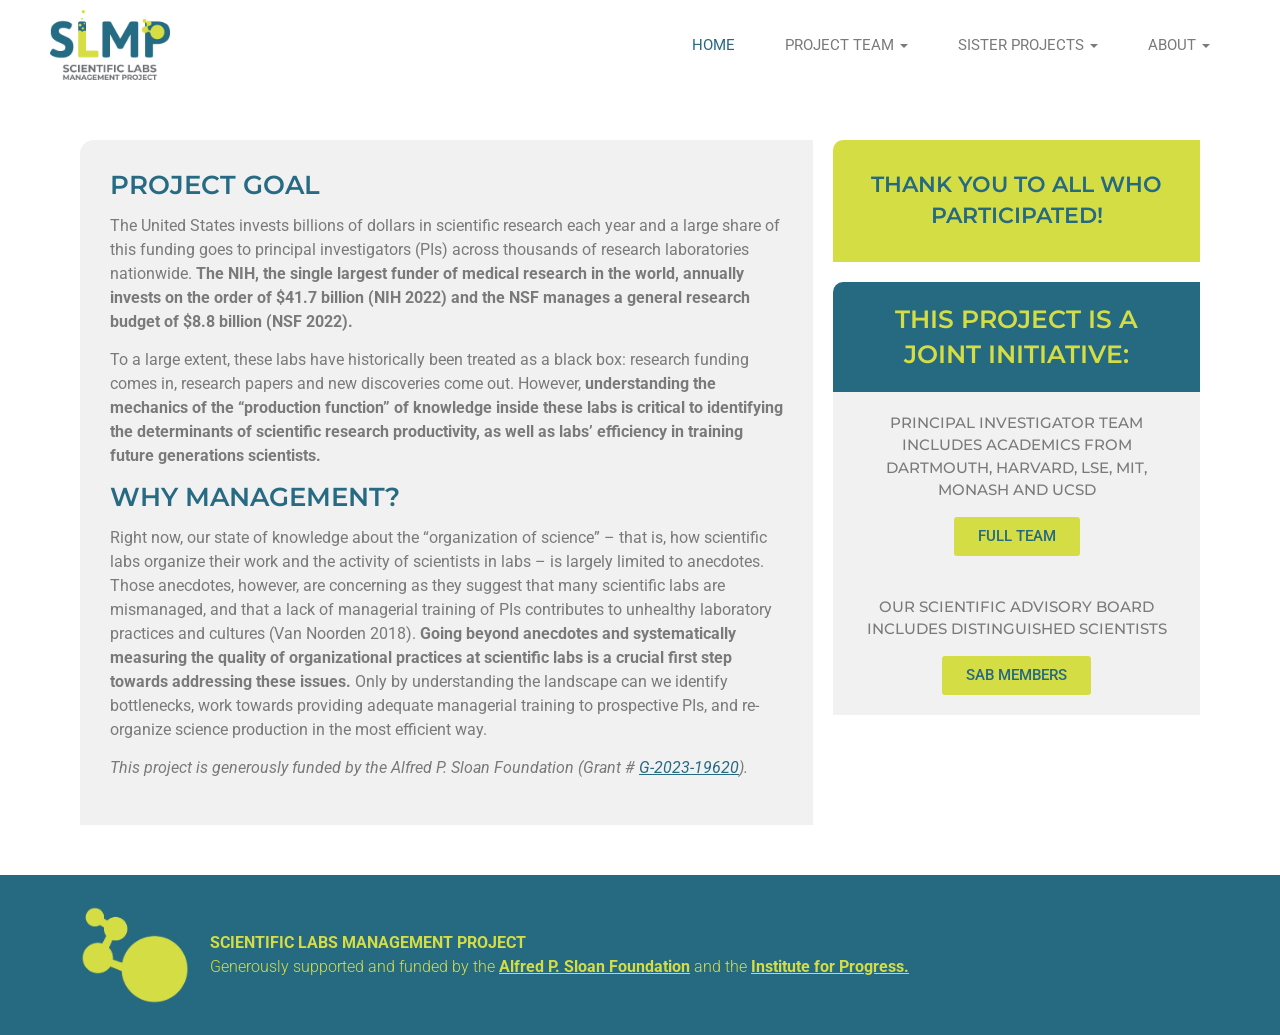
<file: index.html>
<!DOCTYPE html>
<html lang="en-US">
<head>
<meta charset="UTF-8">
<meta name="viewport" content="width=device-width, initial-scale=1">
<title>Scientific Labs Management Projects – The United States invests billions of dollars in scientific research each year and a large share of this funding goes to principal investigators (PIs) across thousands of research laboratories nationwide.</title>
<link rel="icon" href="assets/img/favicon.png">
<link rel="stylesheet" href="assets/css/fonts.css">
<link rel="stylesheet" href="assets/css/style.css">
</head>
<body id="top">
<a class="skip-link" href="#main">Skip to content</a>
<header class="site-header">
  <div class="wrap header-inner">
    <a class="logo" href="index.html"><img src="assets/img/Logo-SLMP@2x.png" alt="Scientific Labs Management Project"></a>
    <button class="menu-toggle" aria-expanded="false" aria-controls="primary-nav" aria-label="Menu"><svg viewBox="0 0 1000 1000"><path d="M104 333H896C929 333 958 304 958 271S929 208 896 208H104C71 208 42 237 42 271S71 333 104 333ZM104 583H896C929 583 958 554 958 521S929 458 896 458H104C71 458 42 487 42 521S71 583 104 583ZM104 833H896C929 833 958 804 958 771S929 708 896 708H104C71 708 42 737 42 771S71 833 104 833Z"/></svg></button>
    <nav id="primary-nav" class="primary-nav">
      <ul>
        <li><a href="index.html">Home</a></li>
        <li class="has-sub"><a href="project-team/">Project Team</a>
          <ul class="sub"><li><a href="project-team/">Research team</a></li><li><a href="scientific-advisory-board/">Scientific Advisory Board</a></li></ul></li>
        <li class="has-sub"><a href="sisterprojects/">Sister Projects</a>
          <ul class="sub"><li><a href="sisterprojects/">I2D2</a></li><li><a href="https://www.worldmanagementsurvey.org">World Management Survey</a></li></ul></li>
        <li class="has-sub"><a href="#" role="button">About</a>
          <ul class="sub"><li><a href="endorsement-letters/">Funders</a></li><li><a href="contact-us/">Contact Us</a></li><li><a href="assets/docs/slmp-faq.pdf">FAQ</a></li></ul></li>
      </ul>
    </nav>
  </div>
</header>
<main id="main">

<section class="section home">
 <div class="wrap home-grid">
  <div class="home-text">
   <h2 class="sec-title">Project Goal</h2>
   <p>The United States invests billions of dollars in scientific research each year and a large share of this funding goes to principal investigators (PIs) across thousands of research laboratories nationwide. <strong>The NIH, the single largest funder of medical research in the world, annually invests on the order of $41.7 billion (NIH 2022) and the NSF manages a general research budget of $8.8 billion (NSF 2022).</strong></p>
   <p>To a large extent, these labs have historically been treated as a black box: research funding comes in, research papers and new discoveries come out. However, <strong>understanding the mechanics of the “production function” of knowledge inside these labs is critical to identifying the determinants of scientific research productivity, as well as labs’ efficiency in training future generations scientists.</strong></p>
   <h2 class="sec-title">Why management?</h2>
   <p>Right now, our state of knowledge about the “organization of science” – that is, how scientific labs organize their work and the activity of scientists in labs – is largely limited to anecdotes. Those anecdotes, however, are concerning as they suggest that many scientific labs are mismanaged, and that a lack of managerial training of PIs contributes to unhealthy laboratory practices and cultures (Van Noorden 2018). <strong>Going beyond anecdotes and systematically measuring the quality of organizational practices at scientific labs is a crucial first step towards addressing these issues.</strong> Only by understanding the landscape can we identify bottlenecks, work towards providing adequate managerial training to prospective PIs, and re-organize science production in the most efficient way.</p>
   <p><em>This project is generously funded by the Alfred P. Sloan Foundation (Grant # <a href="https://sloan.org/grant-detail/G-2023-19620">G-2023-19620</a>).</em></p>
  </div>
  <aside class="home-side">
   <div class="box-lime">
    <h2>THANK YOU TO ALL WHO PARTICIPATED!</h2>
   </div>
   <div class="box-joint">
    <div class="box-joint-head"><h2>THIS PROJECT IS A JOINT INITIATIVE:</h2></div>
    <div class="box-grey"><p>Principal investigator team includes academics from Dartmouth, Harvard, LSE, MIT, Monash and UCSD</p><a class="btn btn-lime" href="project-team/">Full Team</a></div>
    <div class="box-grey"><p>Our Scientific Advisory Board includes distinguished scientists</p><a class="btn btn-lime" href="scientific-advisory-board/">SAB MEMBERS</a></div>
   </div>
  </aside>
 </div>
</section>
</main>
<footer class="site-footer">
  <div class="wrap footer-inner">
    <img src="assets/img/favicon.png" alt="" class="footer-mark">
    <p><strong>SCIENTIFIC LABS MANAGEMENT PROJECT</strong><br>
    Generously supported and funded by the <strong><a href="https://sloan.org/grant-detail/G-2023-19620">Alfred P. Sloan Foundation</a></strong> and the <strong><a href="https://progress.institute/">Institute for Progress.</a></strong></p>
  </div>
</footer>
<script src="assets/js/main.js"></script>
</body>
</html>
</file>
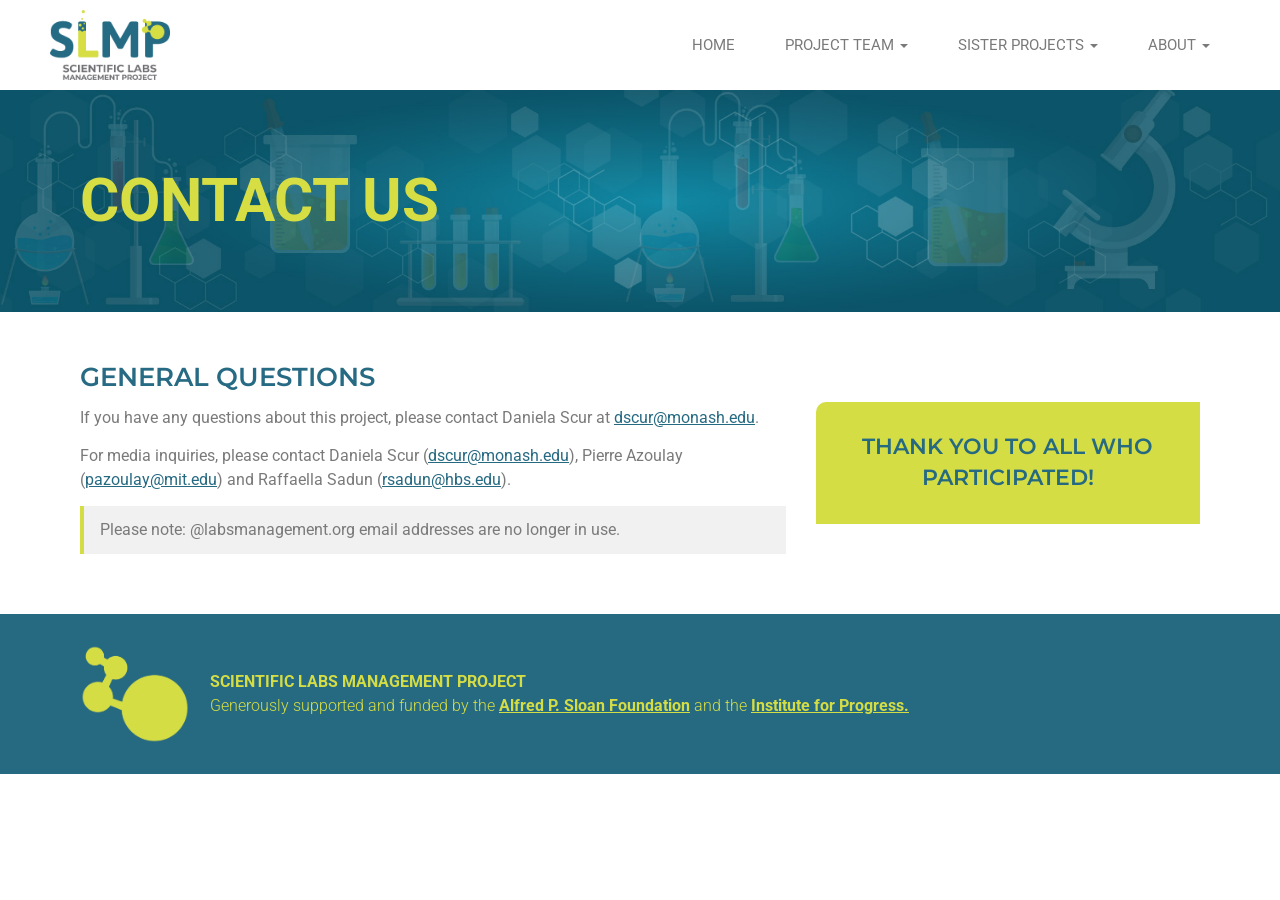
<file: contact-us/index.html>
<!DOCTYPE html>
<html lang="en-US">
<head>
<meta charset="UTF-8">
<meta name="viewport" content="width=device-width, initial-scale=1">
<title>Contact Us – Scientific Labs Management Projects</title>
<link rel="icon" href="../assets/img/favicon.png">
<link rel="stylesheet" href="../assets/css/fonts.css">
<link rel="stylesheet" href="../assets/css/style.css">
</head>
<body id="top">
<a class="skip-link" href="#main">Skip to content</a>
<header class="site-header">
  <div class="wrap header-inner">
    <a class="logo" href="../index.html"><img src="../assets/img/Logo-SLMP@2x.png" alt="Scientific Labs Management Project"></a>
    <button class="menu-toggle" aria-expanded="false" aria-controls="primary-nav" aria-label="Menu"><svg viewBox="0 0 1000 1000"><path d="M104 333H896C929 333 958 304 958 271S929 208 896 208H104C71 208 42 237 42 271S71 333 104 333ZM104 583H896C929 583 958 554 958 521S929 458 896 458H104C71 458 42 487 42 521S71 583 104 583ZM104 833H896C929 833 958 804 958 771S929 708 896 708H104C71 708 42 737 42 771S71 833 104 833Z"/></svg></button>
    <nav id="primary-nav" class="primary-nav">
      <ul>
        <li><a href="../index.html">Home</a></li>
        <li class="has-sub"><a href="../project-team/">Project Team</a>
          <ul class="sub"><li><a href="../project-team/">Research team</a></li><li><a href="../scientific-advisory-board/">Scientific Advisory Board</a></li></ul></li>
        <li class="has-sub"><a href="../sisterprojects/">Sister Projects</a>
          <ul class="sub"><li><a href="../sisterprojects/">I2D2</a></li><li><a href="https://www.worldmanagementsurvey.org">World Management Survey</a></li></ul></li>
        <li class="has-sub"><a href="#" role="button">About</a>
          <ul class="sub"><li><a href="../endorsement-letters/">Funders</a></li><li><a href="../contact-us/">Contact Us</a></li><li><a href="../assets/docs/slmp-faq.pdf">FAQ</a></li></ul></li>
      </ul>
    </nav>
  </div>
</header>
<main id="main">

<section class="page-title"><div class="wrap"><h1>Contact Us</h1></div></section>
<section class="section"><div class="wrap contact-grid">
<div>
<h2 class="sec-title">General questions</h2>
<p>If you have any questions about this project, please contact Daniela Scur at <a href="mailto:dscur@monash.edu">dscur@monash.edu</a>.</p>
<p>For media inquiries, please contact Daniela Scur (<a href="mailto:dscur@monash.edu">dscur@monash.edu</a>), Pierre Azoulay (<a href="mailto:pazoulay@mit.edu">pazoulay@mit.edu</a>) and Raffaella Sadun (<a href="mailto:rsadun@hbs.edu">rsadun@hbs.edu</a>).</p>
<p class="notice">Please note: @labsmanagement.org email addresses are no longer in use.</p>
</div>
<aside class="box-lime contact-side">
<h2>THANK YOU TO ALL WHO PARTICIPATED!</h2>
</aside>
</div></section>
</main>
<footer class="site-footer">
  <div class="wrap footer-inner">
    <img src="../assets/img/favicon.png" alt="" class="footer-mark">
    <p><strong>SCIENTIFIC LABS MANAGEMENT PROJECT</strong><br>
    Generously supported and funded by the <strong><a href="https://sloan.org/grant-detail/G-2023-19620">Alfred P. Sloan Foundation</a></strong> and the <strong><a href="https://progress.institute/">Institute for Progress.</a></strong></p>
  </div>
</footer>
<script src="../assets/js/main.js"></script>
</body>
</html>
</file>
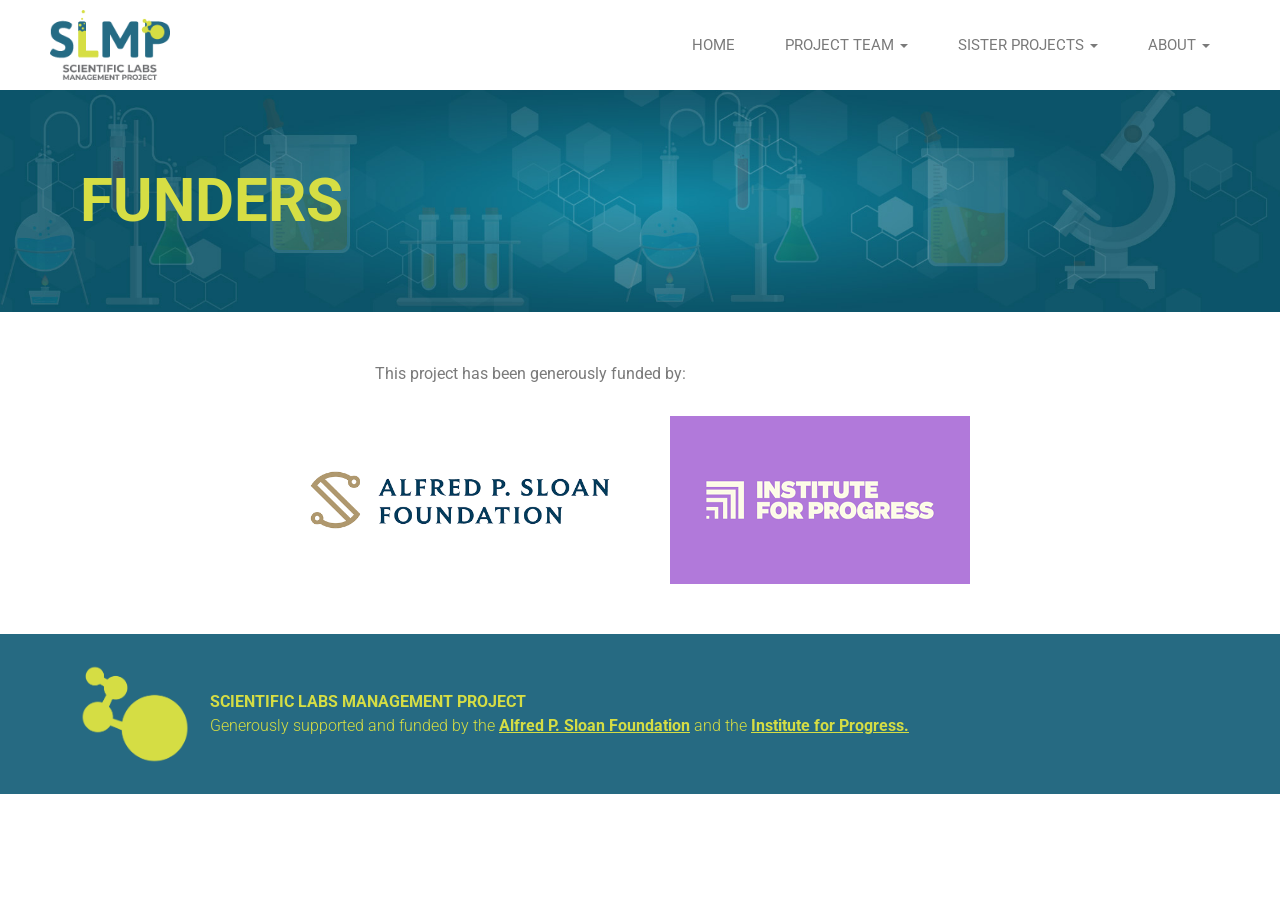
<file: endorsement-letters/index.html>
<!DOCTYPE html>
<html lang="en-US">
<head>
<meta charset="UTF-8">
<meta name="viewport" content="width=device-width, initial-scale=1">
<title>FUNDERS – Scientific Labs Management Projects</title>
<link rel="icon" href="../assets/img/favicon.png">
<link rel="stylesheet" href="../assets/css/fonts.css">
<link rel="stylesheet" href="../assets/css/style.css">
</head>
<body id="top">
<a class="skip-link" href="#main">Skip to content</a>
<header class="site-header">
  <div class="wrap header-inner">
    <a class="logo" href="../index.html"><img src="../assets/img/Logo-SLMP@2x.png" alt="Scientific Labs Management Project"></a>
    <button class="menu-toggle" aria-expanded="false" aria-controls="primary-nav" aria-label="Menu"><svg viewBox="0 0 1000 1000"><path d="M104 333H896C929 333 958 304 958 271S929 208 896 208H104C71 208 42 237 42 271S71 333 104 333ZM104 583H896C929 583 958 554 958 521S929 458 896 458H104C71 458 42 487 42 521S71 583 104 583ZM104 833H896C929 833 958 804 958 771S929 708 896 708H104C71 708 42 737 42 771S71 833 104 833Z"/></svg></button>
    <nav id="primary-nav" class="primary-nav">
      <ul>
        <li><a href="../index.html">Home</a></li>
        <li class="has-sub"><a href="../project-team/">Project Team</a>
          <ul class="sub"><li><a href="../project-team/">Research team</a></li><li><a href="../scientific-advisory-board/">Scientific Advisory Board</a></li></ul></li>
        <li class="has-sub"><a href="../sisterprojects/">Sister Projects</a>
          <ul class="sub"><li><a href="../sisterprojects/">I2D2</a></li><li><a href="https://www.worldmanagementsurvey.org">World Management Survey</a></li></ul></li>
        <li class="has-sub"><a href="#" role="button">About</a>
          <ul class="sub"><li><a href="../endorsement-letters/">Funders</a></li><li><a href="../contact-us/">Contact Us</a></li><li><a href="../assets/docs/slmp-faq.pdf">FAQ</a></li></ul></li>
      </ul>
    </nav>
  </div>
</header>
<main id="main">

<section class="page-title"><div class="wrap"><h1>FUNDERS</h1></div></section>
<section class="section"><div class="wrap center">
<p class="lead">This project has been generously funded by:</p>
<div class="funders">
<a href="https://sloan.org/grant-detail/G-2023-19620"><img src="../assets/img/sloan.png" alt="Alfred P. Sloan Foundation"></a>
<a href="https://progress.institute/"><img src="../assets/img/instituteforprogress.png" alt="Institute for Progress"></a>
</div></div></section>
</main>
<footer class="site-footer">
  <div class="wrap footer-inner">
    <img src="../assets/img/favicon.png" alt="" class="footer-mark">
    <p><strong>SCIENTIFIC LABS MANAGEMENT PROJECT</strong><br>
    Generously supported and funded by the <strong><a href="https://sloan.org/grant-detail/G-2023-19620">Alfred P. Sloan Foundation</a></strong> and the <strong><a href="https://progress.institute/">Institute for Progress.</a></strong></p>
  </div>
</footer>
<script src="../assets/js/main.js"></script>
</body>
</html>
</file>
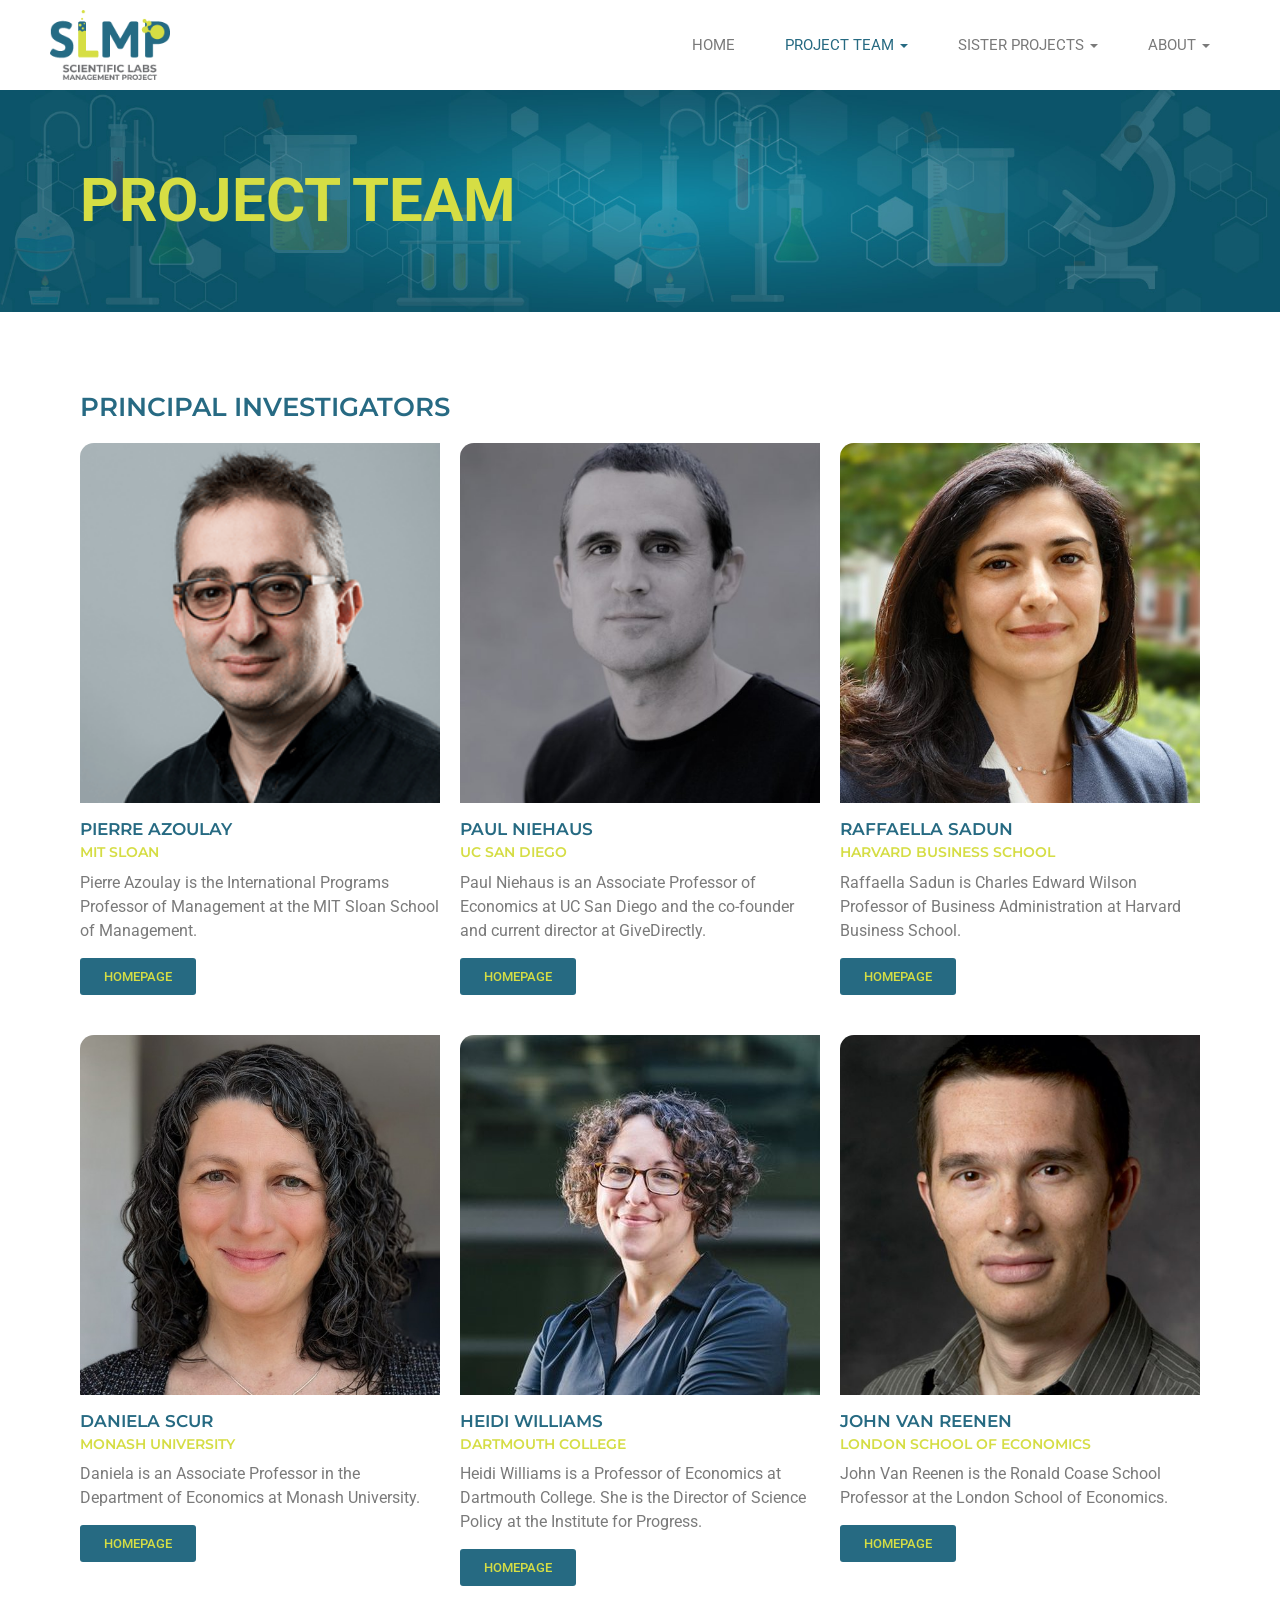
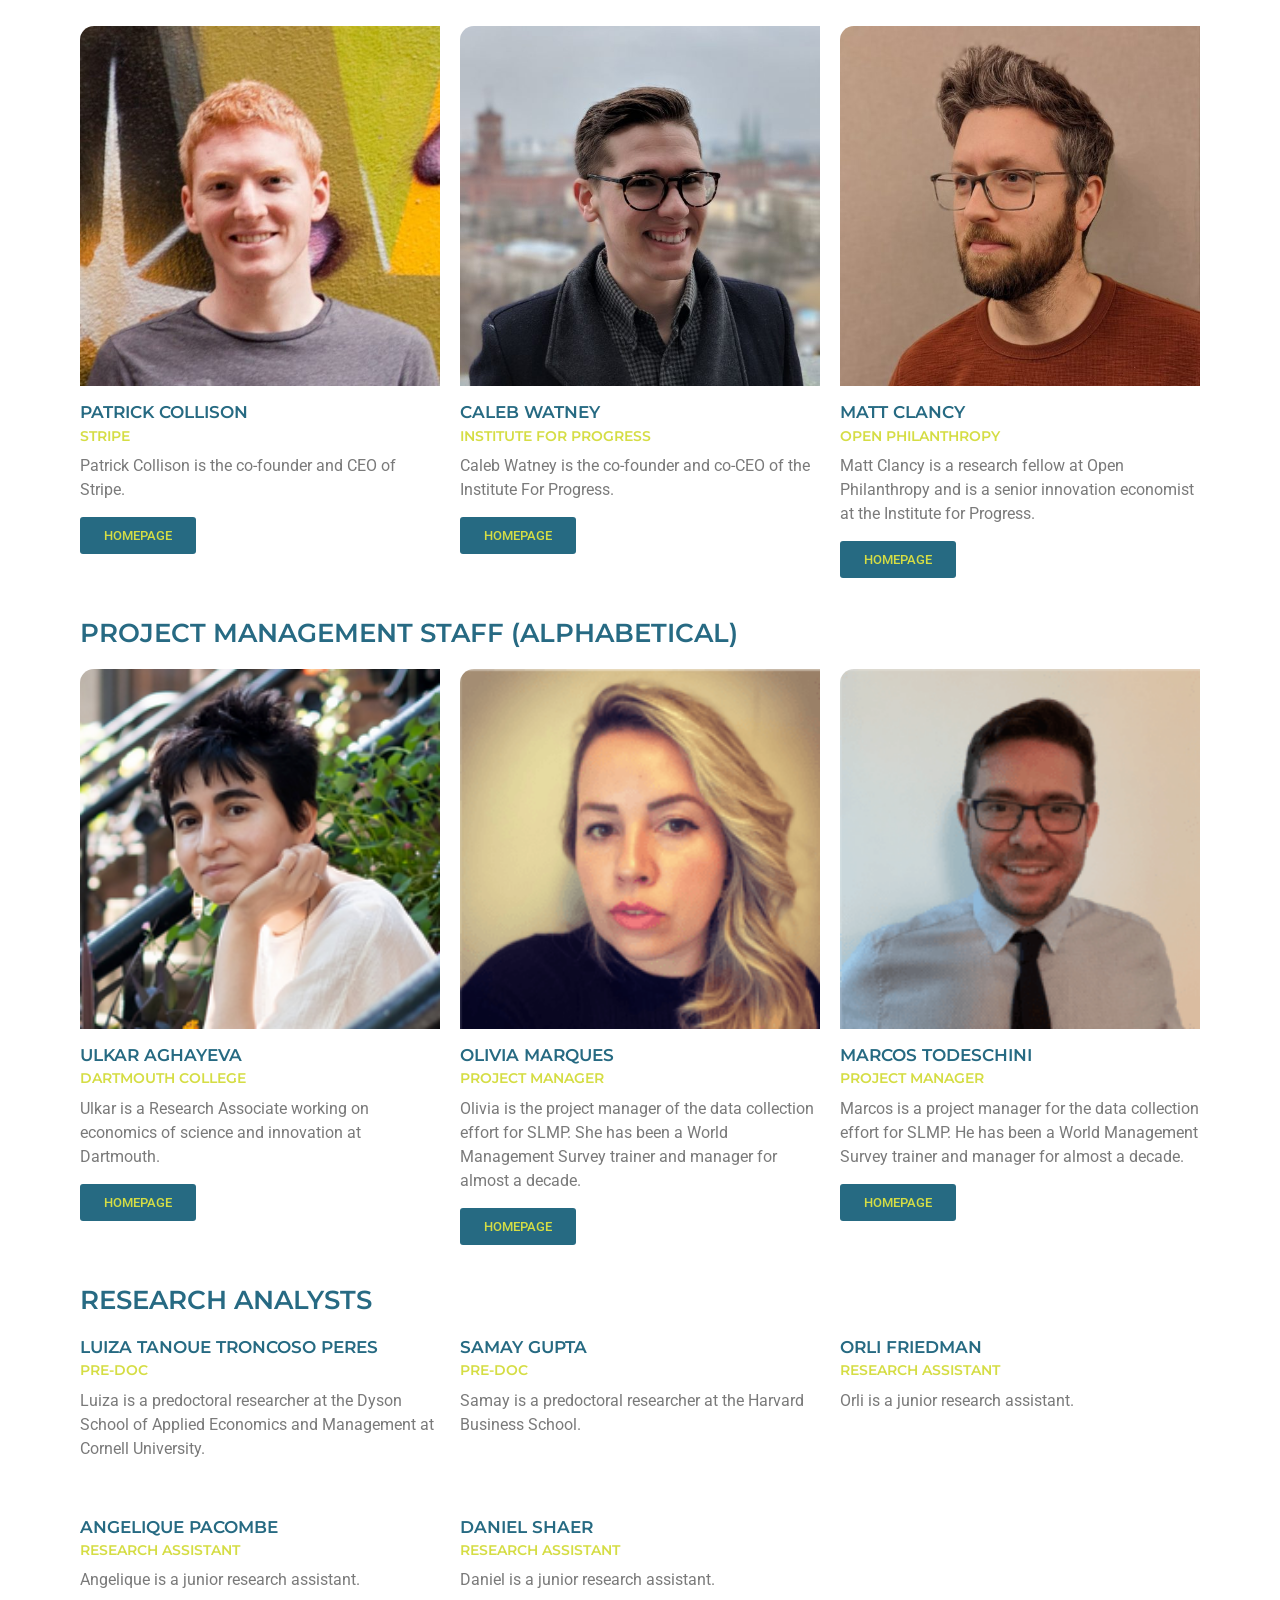
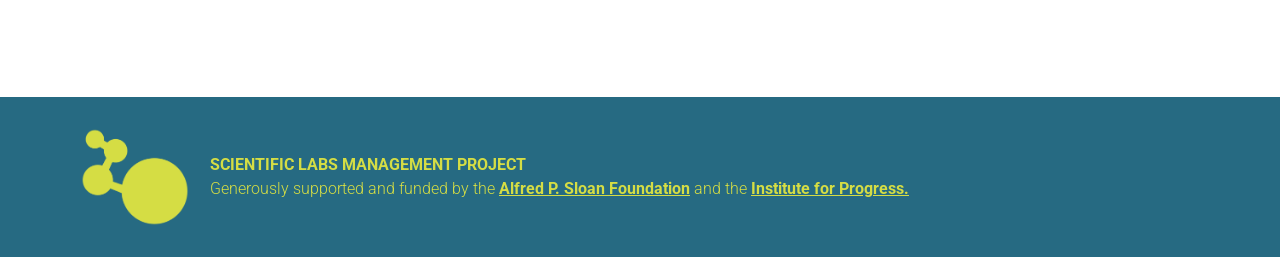
<file: project-team/index.html>
<!DOCTYPE html>
<html lang="en-US">
<head>
<meta charset="UTF-8">
<meta name="viewport" content="width=device-width, initial-scale=1">
<title>Project Team – Scientific Labs Management Projects</title>
<link rel="icon" href="../assets/img/favicon.png">
<link rel="stylesheet" href="../assets/css/fonts.css">
<link rel="stylesheet" href="../assets/css/style.css">
</head>
<body id="top">
<a class="skip-link" href="#main">Skip to content</a>
<header class="site-header">
  <div class="wrap header-inner">
    <a class="logo" href="../index.html"><img src="../assets/img/Logo-SLMP@2x.png" alt="Scientific Labs Management Project"></a>
    <button class="menu-toggle" aria-expanded="false" aria-controls="primary-nav" aria-label="Menu"><svg viewBox="0 0 1000 1000"><path d="M104 333H896C929 333 958 304 958 271S929 208 896 208H104C71 208 42 237 42 271S71 333 104 333ZM104 583H896C929 583 958 554 958 521S929 458 896 458H104C71 458 42 487 42 521S71 583 104 583ZM104 833H896C929 833 958 804 958 771S929 708 896 708H104C71 708 42 737 42 771S71 833 104 833Z"/></svg></button>
    <nav id="primary-nav" class="primary-nav">
      <ul>
        <li><a href="../index.html">Home</a></li>
        <li class="has-sub"><a href="../project-team/">Project Team</a>
          <ul class="sub"><li><a href="../project-team/">Research team</a></li><li><a href="../scientific-advisory-board/">Scientific Advisory Board</a></li></ul></li>
        <li class="has-sub"><a href="../sisterprojects/">Sister Projects</a>
          <ul class="sub"><li><a href="../sisterprojects/">I2D2</a></li><li><a href="https://www.worldmanagementsurvey.org">World Management Survey</a></li></ul></li>
        <li class="has-sub"><a href="#" role="button">About</a>
          <ul class="sub"><li><a href="../endorsement-letters/">Funders</a></li><li><a href="../contact-us/">Contact Us</a></li><li><a href="../assets/docs/slmp-faq.pdf">FAQ</a></li></ul></li>
      </ul>
    </nav>
  </div>
</header>
<main id="main">

<section class="page-title"><div class="wrap"><h1>Project Team</h1></div></section>
<section class="section"><div class="wrap">
<h2 class="sec-title group-title">principal investigators</h2>
<div class="people cols-3"><article class="person"><img src="../assets/img/pierre.png" alt="Pierre Azoulay" loading="lazy"><h2>Pierre Azoulay</h2><h3>MIT SLOAN</h3><p>Pierre Azoulay is the International Programs Professor of Management at the MIT Sloan School of Management.</p><a class="btn btn-small" href="https://mitsloan.mit.edu/faculty/directory/pierre-azoulay">HomePage</a></article><article class="person"><img src="../assets/img/niehaus-560x560-1.jpg" alt="Paul Niehaus" loading="lazy"><h2>Paul Niehaus</h2><h3>UC SAN DIEGO</h3><p>Paul Niehaus is an Associate Professor of Economics at UC San Diego and the co-founder and current director at GiveDirectly.</p><a class="btn btn-small" href="https://econweb.ucsd.edu/~pniehaus/">HomePage</a></article><article class="person"><img src="../assets/img/sadunRaffaella-150904-0205-560x560-1.jpg" alt="Raffaella Sadun" loading="lazy"><h2>Raffaella Sadun</h2><h3>HARVARD BUSINESS SCHOOL</h3><p>Raffaella Sadun is Charles Edward Wilson Professor of Business Administration at Harvard Business School.</p><a class="btn btn-small" href="https://www.hbs.edu/faculty/Pages/profile.aspx?facId=541712">HomePage</a></article><article class="person"><img src="../assets/img/dscur-2026-560x560.jpg" alt="Daniela Scur" loading="lazy"><h2>Daniela Scur</h2><h3>MONASH UNIVERSITY</h3><p>Daniela is an Associate Professor in the Department of Economics at Monash University.</p><a class="btn btn-small" href="https://danielascur.com/">HomePage</a></article><article class="person"><img src="../assets/img/heidi.jpg" alt="Heidi Williams" loading="lazy"><h2>Heidi Williams</h2><h3>Dartmouth College</h3><p>Heidi Williams is a Professor of Economics at Dartmouth College. She is the Director of Science Policy at the Institute for Progress.</p><a class="btn btn-small" href="https://heidi-williams.humsci.stanford.edu/">HomePage</a></article><article class="person"><img src="../assets/img/Van_Reenen-560x560-1.jpg" alt="John Van Reenen" loading="lazy"><h2>John Van Reenen</h2><h3>LONDON SCHOOL OF ECONOMICS</h3><p>John Van Reenen is the Ronald Coase School Professor at the London School of Economics.</p><a class="btn btn-small" href="https://www.johnvanreenen.com/">HomePage</a></article><article class="person"><img src="../assets/img/collison-560x560-1.jpg" alt="Patrick Collison" loading="lazy"><h2>Patrick Collison</h2><h3>STRIPE</h3><p>Patrick Collison is the co-founder and CEO of Stripe.</p><a class="btn btn-small" href="https://patrickcollison.com/about">HomePage</a></article><article class="person"><img src="../assets/img/caleb-560x560-1.jpg" alt="Caleb Watney" loading="lazy"><h2>Caleb Watney</h2><h3>INSTITUTE FOR PROGRESS</h3><p>Caleb Watney is the co-founder and co-CEO of the Institute For Progress.</p><a class="btn btn-small" href="https://progress.institute/author/caleb-watney/">HomePage</a></article><article class="person"><img src="../assets/img/clancy-560x560-1.jpg" alt="Matt Clancy" loading="lazy"><h2>Matt Clancy</h2><h3>OPEN PHILANTHROPY</h3><p>Matt Clancy is a research fellow at Open Philanthropy and is a senior innovation economist at the Institute for Progress.</p><a class="btn btn-small" href="https://www.linkedin.com/in/matthew-clancy-a21383155">HomePage</a></article></div>
<h2 class="sec-title group-title">PROJECT management staff (alphabetical)</h2>
<div class="people cols-3"><article class="person"><img src="../assets/img/ulkar-e1726861274812.png" alt="Ulkar Aghayeva" loading="lazy"><h2>Ulkar Aghayeva</h2><h3>Dartmouth College</h3><p>Ulkar is a Research Associate working on economics of science and innovation at Dartmouth.</p><a class="btn btn-small" href="https://www.ulkaraghayeva.com/about">HomePage</a></article><article class="person"><img src="../assets/img/olivia.png" alt="Olivia Marques" loading="lazy"><h2>Olivia Marques</h2><h3>Project manager</h3><p>Olivia is the project manager of the data collection effort for SLMP. She has been a World Management Survey trainer and manager for almost a decade.</p><a class="btn btn-small" href="https://uk.linkedin.com/in/olivia-marques-conticelli-b5a121234?trk=public_post-text">HomePage</a></article><article class="person"><img src="../assets/img/marcos.png" alt="MARCOS TODESCHINI" loading="lazy"><h2>MARCOS TODESCHINI</h2><h3>PROJECT MANAGER</h3><p>Marcos is a project manager for the data collection effort for SLMP. He has been a World Management Survey trainer and manager for almost a decade.</p><a class="btn btn-small" href="https://es.linkedin.com/in/marcostodeschini">HomePage</a></article></div>
<h2 class="sec-title group-title">RESEARCH analysts</h2>
<div class="people cols-3"><article class="person no-photo"><h2>Luiza Tanoue Troncoso Peres</h2><h3>Pre-doc</h3><p>Luiza is a predoctoral researcher at the Dyson School of Applied Economics and Management at Cornell University.</p></article><article class="person no-photo"><h2>Samay Gupta</h2><h3>pre-doc</h3><p>Samay is a predoctoral researcher at the Harvard Business School.</p></article><article class="person no-photo"><h2>Orli Friedman</h2><h3>research assistant</h3><p>Orli is a junior research assistant.</p></article><article class="person no-photo"><h2>Angelique Pacombe</h2><h3>Research Assistant</h3><p>Angelique is a junior research assistant.</p></article><article class="person no-photo"><h2>Daniel Shaer</h2><h3>research assistant</h3><p>Daniel is a junior research assistant.</p></article></div>
</div></section>
</main>
<footer class="site-footer">
  <div class="wrap footer-inner">
    <img src="../assets/img/favicon.png" alt="" class="footer-mark">
    <p><strong>SCIENTIFIC LABS MANAGEMENT PROJECT</strong><br>
    Generously supported and funded by the <strong><a href="https://sloan.org/grant-detail/G-2023-19620">Alfred P. Sloan Foundation</a></strong> and the <strong><a href="https://progress.institute/">Institute for Progress.</a></strong></p>
  </div>
</footer>
<script src="../assets/js/main.js"></script>
</body>
</html>
</file>
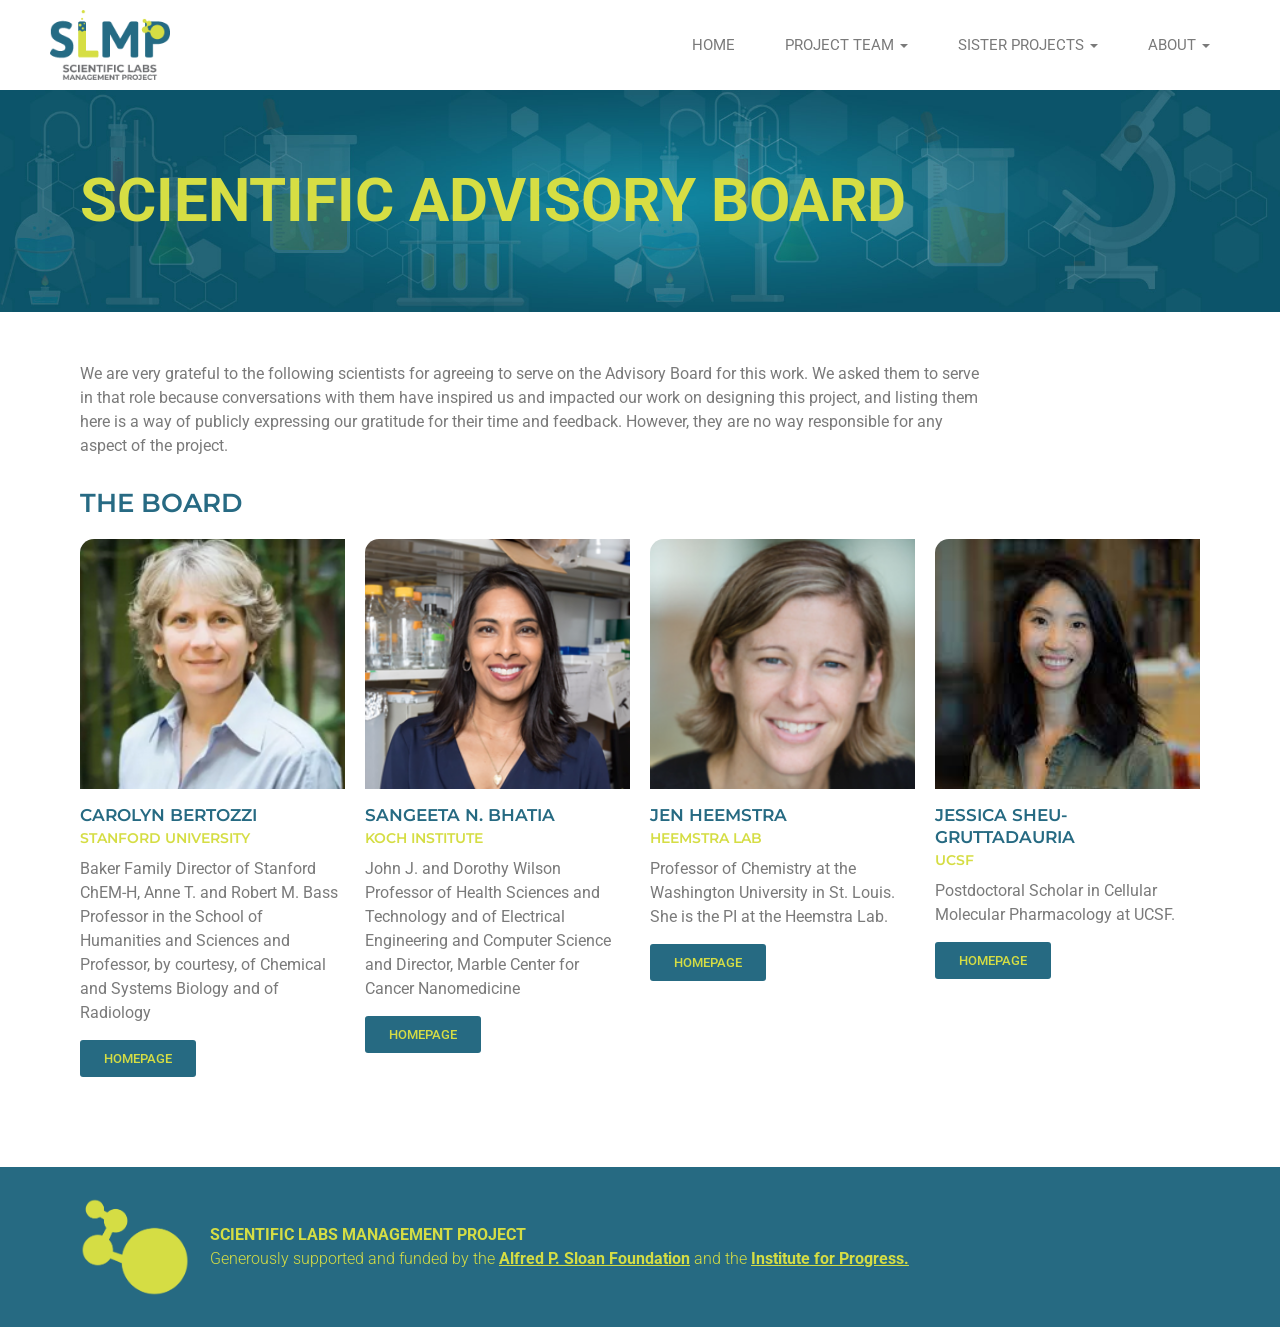
<file: scientific-advisory-board/index.html>
<!DOCTYPE html>
<html lang="en-US">
<head>
<meta charset="UTF-8">
<meta name="viewport" content="width=device-width, initial-scale=1">
<title>SCIENTIFIC ADVISORY BOARD – Scientific Labs Management Projects</title>
<link rel="icon" href="../assets/img/favicon.png">
<link rel="stylesheet" href="../assets/css/fonts.css">
<link rel="stylesheet" href="../assets/css/style.css">
</head>
<body id="top">
<a class="skip-link" href="#main">Skip to content</a>
<header class="site-header">
  <div class="wrap header-inner">
    <a class="logo" href="../index.html"><img src="../assets/img/Logo-SLMP@2x.png" alt="Scientific Labs Management Project"></a>
    <button class="menu-toggle" aria-expanded="false" aria-controls="primary-nav" aria-label="Menu"><svg viewBox="0 0 1000 1000"><path d="M104 333H896C929 333 958 304 958 271S929 208 896 208H104C71 208 42 237 42 271S71 333 104 333ZM104 583H896C929 583 958 554 958 521S929 458 896 458H104C71 458 42 487 42 521S71 583 104 583ZM104 833H896C929 833 958 804 958 771S929 708 896 708H104C71 708 42 737 42 771S71 833 104 833Z"/></svg></button>
    <nav id="primary-nav" class="primary-nav">
      <ul>
        <li><a href="../index.html">Home</a></li>
        <li class="has-sub"><a href="../project-team/">Project Team</a>
          <ul class="sub"><li><a href="../project-team/">Research team</a></li><li><a href="../scientific-advisory-board/">Scientific Advisory Board</a></li></ul></li>
        <li class="has-sub"><a href="../sisterprojects/">Sister Projects</a>
          <ul class="sub"><li><a href="../sisterprojects/">I2D2</a></li><li><a href="https://www.worldmanagementsurvey.org">World Management Survey</a></li></ul></li>
        <li class="has-sub"><a href="#" role="button">About</a>
          <ul class="sub"><li><a href="../endorsement-letters/">Funders</a></li><li><a href="../contact-us/">Contact Us</a></li><li><a href="../assets/docs/slmp-faq.pdf">FAQ</a></li></ul></li>
      </ul>
    </nav>
  </div>
</header>
<main id="main">

<section class="page-title"><div class="wrap"><h1>SCIENTIFIC ADVISORY BOARD</h1></div></section>
<section class="section"><div class="wrap">
<p class="lead narrow">We are very grateful to the following scientists for agreeing to serve on the Advisory Board for this work. We asked them to serve in that role because conversations with them have inspired us and impacted our work on designing this project, and listing them here is a way of publicly expressing our gratitude for their time and feedback. However, they are no way responsible for any aspect of the project.</p>
<h2 class="sec-title group-title">THE BOARD</h2>
<div class="people cols-4"><article class="person"><img src="../assets/img/carolynbertozzi.png" alt="CAROLYN BERTOZZI" loading="lazy"><h2>CAROLYN BERTOZZI</h2><h3>STANFORD UNIVERSITY</h3><p>Baker Family Director of Stanford ChEM-H, Anne T. and Robert M. Bass Professor in the School of Humanities and Sciences and Professor, by courtesy, of Chemical and Systems Biology and of Radiology</p><a class="btn btn-small" href="https://chemistry.stanford.edu/people/carolyn-bertozzi">HomePage</a></article><article class="person"><img src="../assets/img/sangeetabhatia.png" alt="SANGEETA N. BHATIA" loading="lazy"><h2>SANGEETA N. BHATIA</h2><h3>KOCH INSTITUTE</h3><p>John J. and Dorothy Wilson Professor of Health Sciences and Technology and of Electrical Engineering and Computer Science and Director, Marble Center for Cancer Nanomedicine</p><a class="btn btn-small" href="https://ki.mit.edu/people/faculty/sangeeta-bhatia">HomePage</a></article><article class="person"><img src="../assets/img/heemstra.png" alt="Jen Heemstra" loading="lazy"><h2>Jen Heemstra</h2><h3>Heemstra Lab</h3><p>Professor of Chemistry at the Washington University in St. Louis. She is the PI at the Heemstra Lab.</p><a class="btn btn-small" href="https://www.heemstralab.com/about-the-pi">HomePage</a></article><article class="person"><img src="../assets/img/jesssheu.jpg" alt="JESSICA SHEU-GRUTTADAURIA" loading="lazy"><h2>JESSICA SHEU-GRUTTADAURIA</h2><h3>UCSF</h3><p>Postdoctoral Scholar in Cellular Molecular Pharmacology at UCSF.</p><a class="btn btn-small" href="https://profiles.ucsf.edu/jessica.sheu-gruttadauria">HomePage</a></article></div>
</div></section>
</main>
<footer class="site-footer">
  <div class="wrap footer-inner">
    <img src="../assets/img/favicon.png" alt="" class="footer-mark">
    <p><strong>SCIENTIFIC LABS MANAGEMENT PROJECT</strong><br>
    Generously supported and funded by the <strong><a href="https://sloan.org/grant-detail/G-2023-19620">Alfred P. Sloan Foundation</a></strong> and the <strong><a href="https://progress.institute/">Institute for Progress.</a></strong></p>
  </div>
</footer>
<script src="../assets/js/main.js"></script>
</body>
</html>
</file>
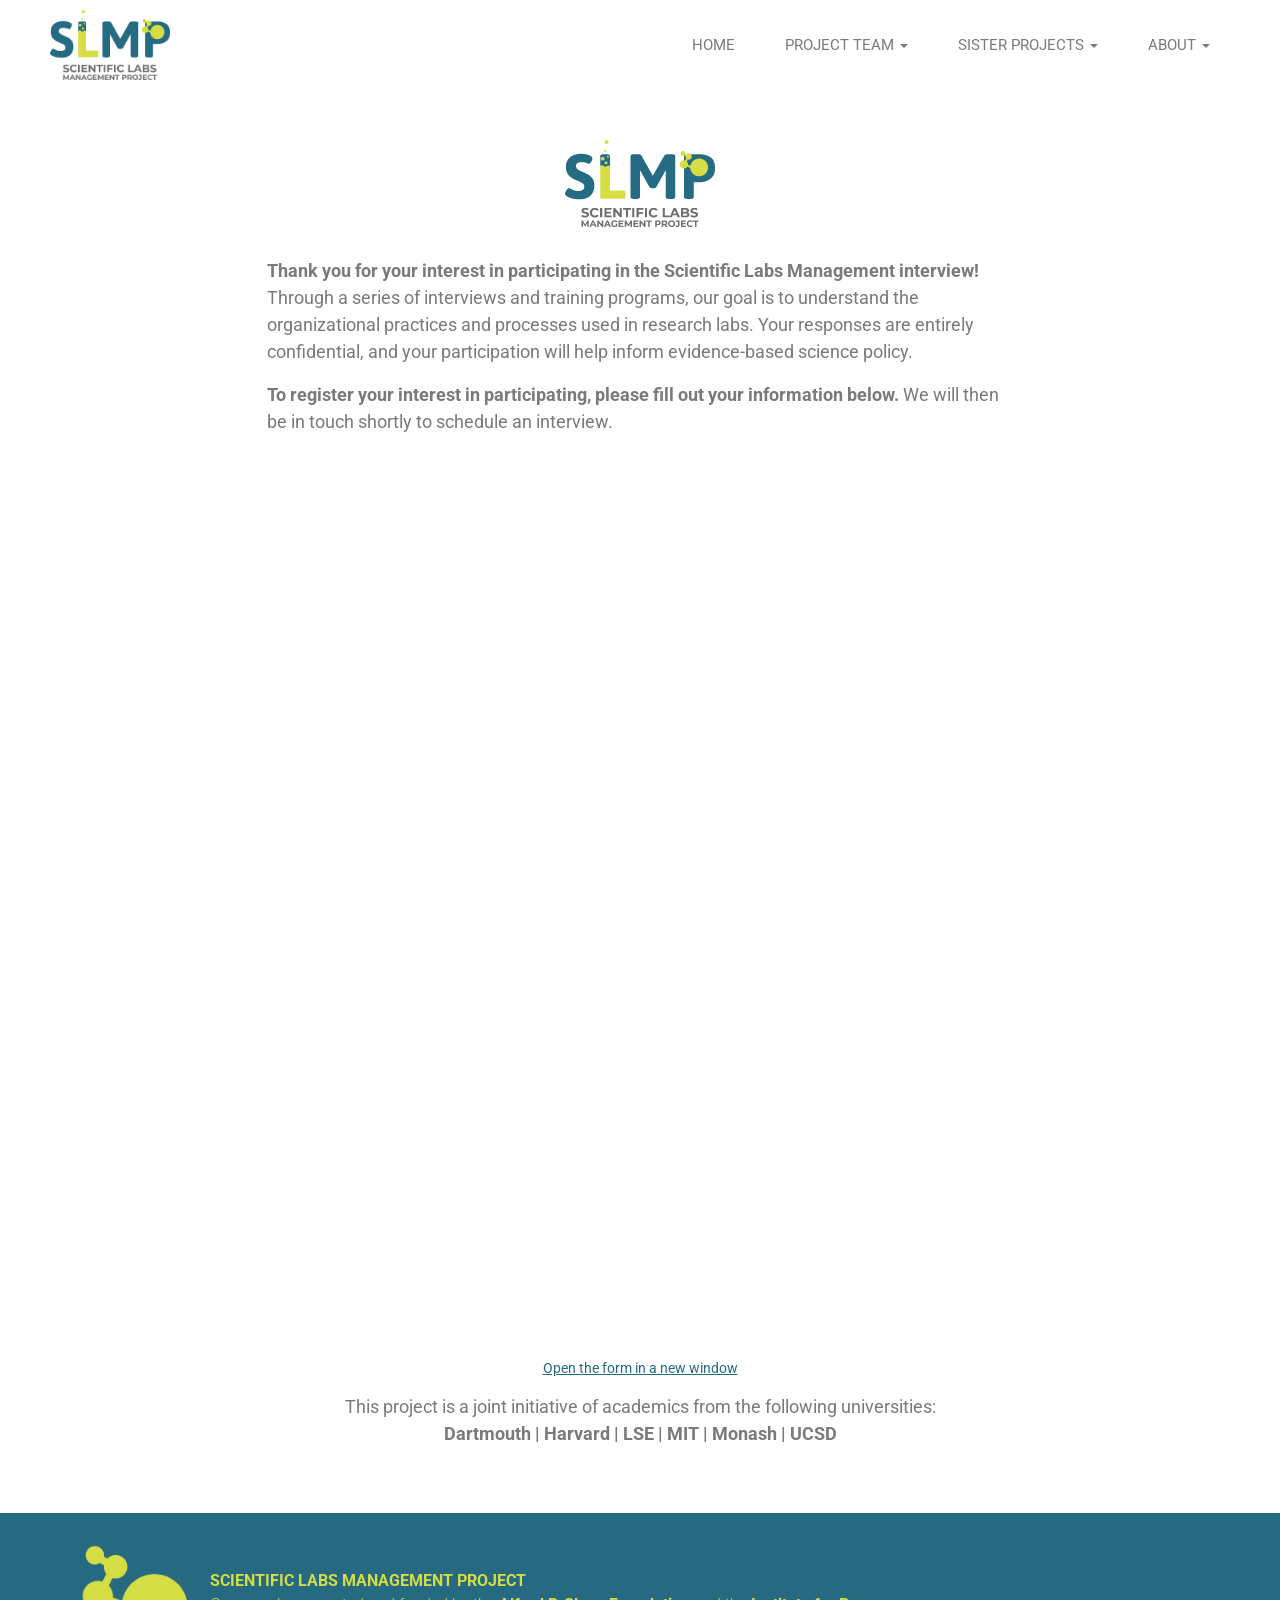
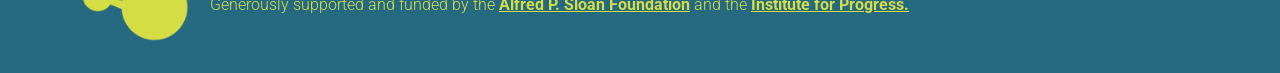
<file: signup-internal/index.html>
<!DOCTYPE html>
<html lang="en-US">
<head>
<meta charset="UTF-8">
<meta name="viewport" content="width=device-width, initial-scale=1">
<title>Sign up – Internal – Scientific Labs Management Projects</title>
<link rel="icon" href="../assets/img/favicon.png">
<link rel="stylesheet" href="../assets/css/fonts.css">
<link rel="stylesheet" href="../assets/css/style.css">
</head>
<body id="top">
<a class="skip-link" href="#main">Skip to content</a>
<header class="site-header">
  <div class="wrap header-inner">
    <a class="logo" href="../index.html"><img src="../assets/img/Logo-SLMP@2x.png" alt="Scientific Labs Management Project"></a>
    <button class="menu-toggle" aria-expanded="false" aria-controls="primary-nav" aria-label="Menu"><svg viewBox="0 0 1000 1000"><path d="M104 333H896C929 333 958 304 958 271S929 208 896 208H104C71 208 42 237 42 271S71 333 104 333ZM104 583H896C929 583 958 554 958 521S929 458 896 458H104C71 458 42 487 42 521S71 583 104 583ZM104 833H896C929 833 958 804 958 771S929 708 896 708H104C71 708 42 737 42 771S71 833 104 833Z"/></svg></button>
    <nav id="primary-nav" class="primary-nav">
      <ul>
        <li><a href="../index.html">Home</a></li>
        <li class="has-sub"><a href="../project-team/">Project Team</a>
          <ul class="sub"><li><a href="../project-team/">Research team</a></li><li><a href="../scientific-advisory-board/">Scientific Advisory Board</a></li></ul></li>
        <li class="has-sub"><a href="../sisterprojects/">Sister Projects</a>
          <ul class="sub"><li><a href="../sisterprojects/">I2D2</a></li><li><a href="https://www.worldmanagementsurvey.org">World Management Survey</a></li></ul></li>
        <li class="has-sub"><a href="#" role="button">About</a>
          <ul class="sub"><li><a href="../endorsement-letters/">Funders</a></li><li><a href="../contact-us/">Contact Us</a></li><li><a href="../assets/docs/slmp-faq.pdf">FAQ</a></li></ul></li>
      </ul>
    </nav>
  </div>
</header>
<main id="main">

<section class="section signup"><div class="wrap signup-wrap">
<img class="signup-logo" src="../assets/img/Logo-SLMP@2x.png" alt="Scientific Labs Management Project">
<p><strong>Thank you for your interest in participating in the Scientific Labs Management interview!</strong> Through a series of interviews and training programs, our goal is to understand the organizational practices and processes used in research labs. Your responses are entirely confidential, and your participation will help inform evidence-based science policy.</p>
<p><strong>To register your interest in participating, please fill out your information below.</strong> We will then be in touch shortly to schedule an interview.</p>
</div>
<div class="wrap">
<div class="embed"><iframe src="https://cornell.ca1.qualtrics.com/jfe/form/SV_0DnAeHNLWm4WmpM" title="Registration form" loading="lazy"></iframe></div>
<p class="center small"><a href="https://cornell.ca1.qualtrics.com/jfe/form/SV_0DnAeHNLWm4WmpM">Open the form in a new window</a></p>
</div>
<div class="wrap signup-wrap center">
<p>This project is a joint initiative of academics from the following universities:<br><strong>Dartmouth | Harvard | LSE | MIT | Monash | UCSD</strong></p>
</div></section>
</main>
<footer class="site-footer">
  <div class="wrap footer-inner">
    <img src="../assets/img/favicon.png" alt="" class="footer-mark">
    <p><strong>SCIENTIFIC LABS MANAGEMENT PROJECT</strong><br>
    Generously supported and funded by the <strong><a href="https://sloan.org/grant-detail/G-2023-19620">Alfred P. Sloan Foundation</a></strong> and the <strong><a href="https://progress.institute/">Institute for Progress.</a></strong></p>
  </div>
</footer>
<script src="../assets/js/main.js"></script>
</body>
</html>
</file>
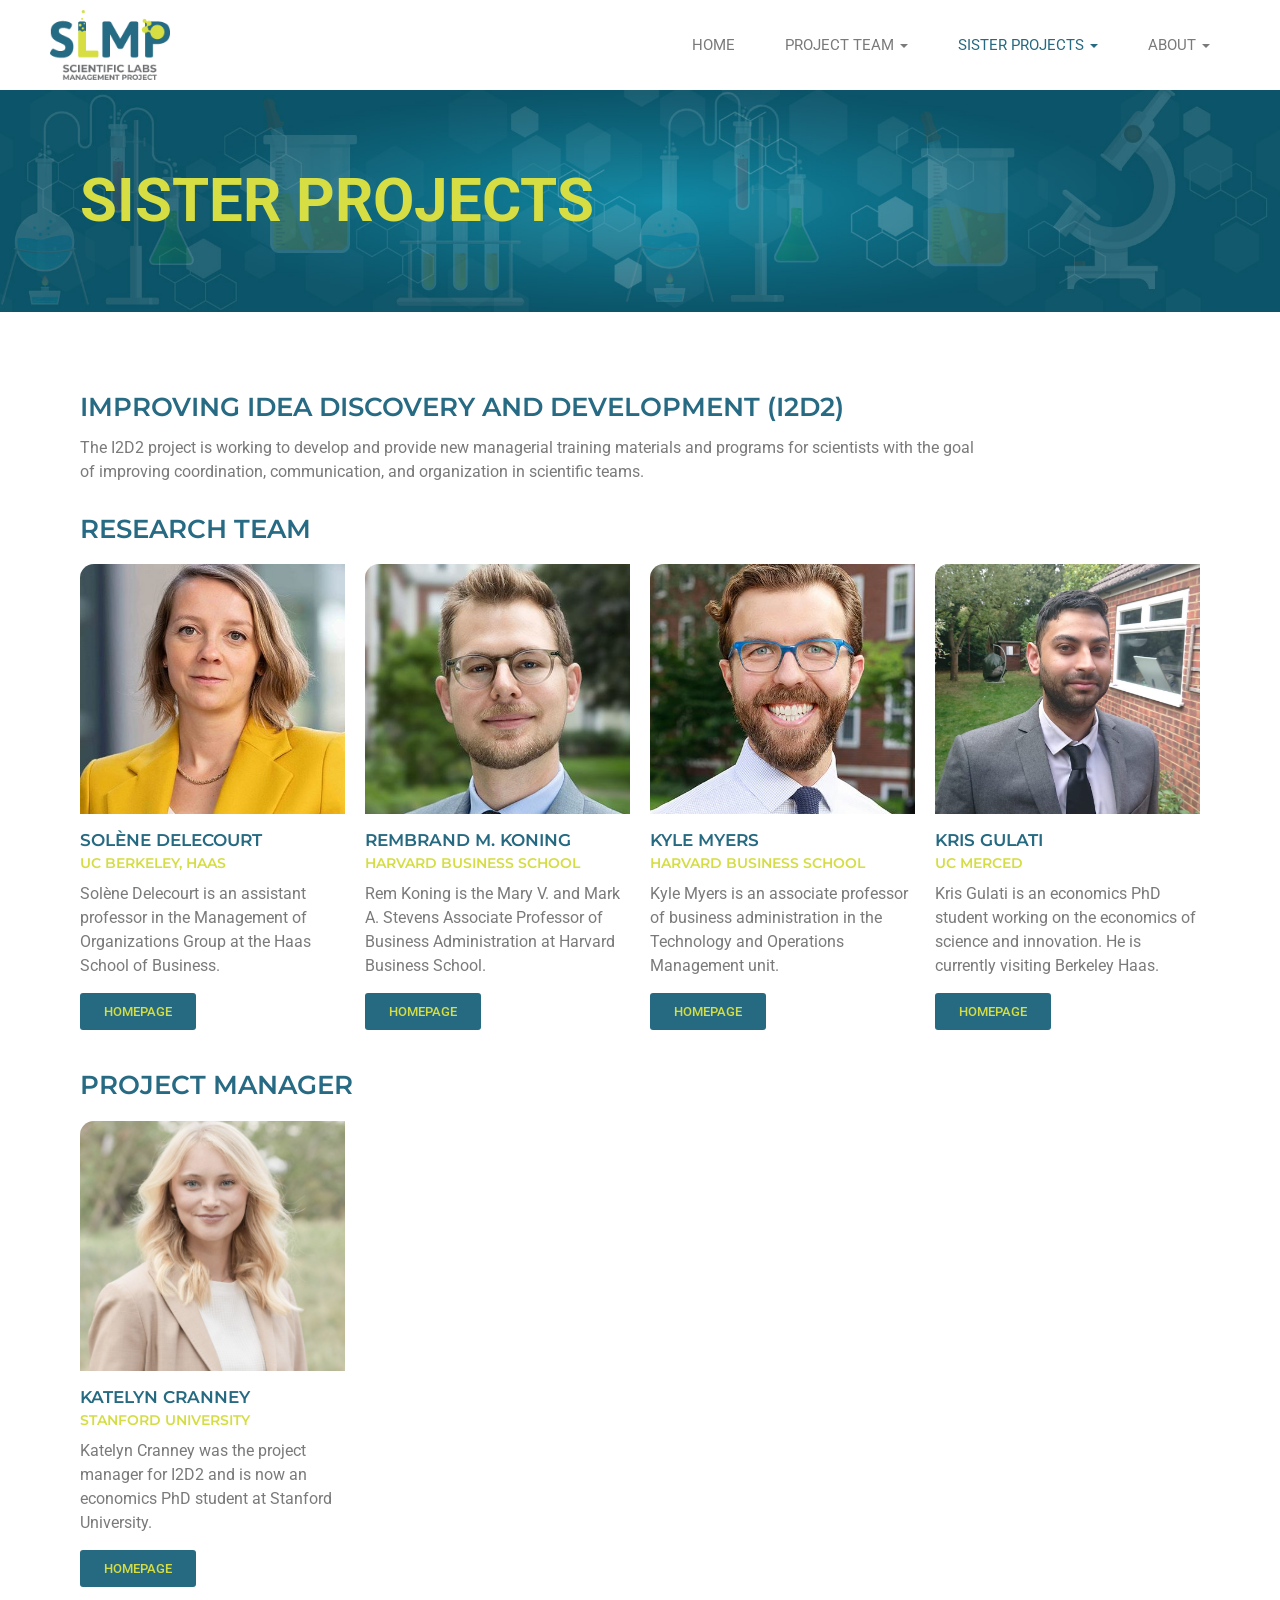
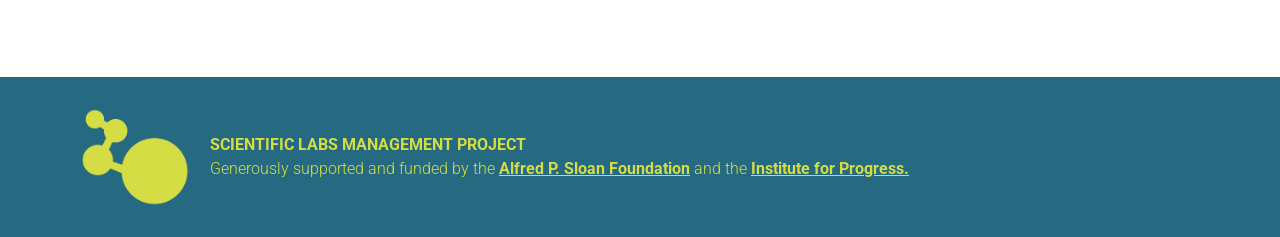
<file: sisterprojects/index.html>
<!DOCTYPE html>
<html lang="en-US">
<head>
<meta charset="UTF-8">
<meta name="viewport" content="width=device-width, initial-scale=1">
<title>SISTER PROJECTS – Scientific Labs Management Projects</title>
<link rel="icon" href="../assets/img/favicon.png">
<link rel="stylesheet" href="../assets/css/fonts.css">
<link rel="stylesheet" href="../assets/css/style.css">
</head>
<body id="top">
<a class="skip-link" href="#main">Skip to content</a>
<header class="site-header">
  <div class="wrap header-inner">
    <a class="logo" href="../index.html"><img src="../assets/img/Logo-SLMP@2x.png" alt="Scientific Labs Management Project"></a>
    <button class="menu-toggle" aria-expanded="false" aria-controls="primary-nav" aria-label="Menu"><svg viewBox="0 0 1000 1000"><path d="M104 333H896C929 333 958 304 958 271S929 208 896 208H104C71 208 42 237 42 271S71 333 104 333ZM104 583H896C929 583 958 554 958 521S929 458 896 458H104C71 458 42 487 42 521S71 583 104 583ZM104 833H896C929 833 958 804 958 771S929 708 896 708H104C71 708 42 737 42 771S71 833 104 833Z"/></svg></button>
    <nav id="primary-nav" class="primary-nav">
      <ul>
        <li><a href="../index.html">Home</a></li>
        <li class="has-sub"><a href="../project-team/">Project Team</a>
          <ul class="sub"><li><a href="../project-team/">Research team</a></li><li><a href="../scientific-advisory-board/">Scientific Advisory Board</a></li></ul></li>
        <li class="has-sub"><a href="../sisterprojects/">Sister Projects</a>
          <ul class="sub"><li><a href="../sisterprojects/">I2D2</a></li><li><a href="https://www.worldmanagementsurvey.org">World Management Survey</a></li></ul></li>
        <li class="has-sub"><a href="#" role="button">About</a>
          <ul class="sub"><li><a href="../endorsement-letters/">Funders</a></li><li><a href="../contact-us/">Contact Us</a></li><li><a href="../assets/docs/slmp-faq.pdf">FAQ</a></li></ul></li>
      </ul>
    </nav>
  </div>
</header>
<main id="main">

<section class="page-title"><div class="wrap"><h1>SISTER PROJECTS</h1></div></section>
<section class="section"><div class="wrap">
<h2 class="sec-title group-title">IMPROVING IDEA DISCOVERY AND DEVELOPMENT (I2D2)</h2>
<p class="lead narrow">The I2D2 project is working to develop and provide new managerial training materials and programs for scientists with the goal of improving coordination, communication, and organization in scientific teams.</p>
<h2 class="sec-title group-title">RESEARCH TEAM</h2>
<div class="people cols-4"><article class="person"><img src="../assets/img/solene-e1691524504552.jpg" alt="Solène Delecourt" loading="lazy"><h2>Solène Delecourt</h2><h3>UC Berkeley, HAAS</h3><p>Solène Delecourt is an assistant professor in the Management of Organizations Group at the Haas School of Business.</p><a class="btn btn-small" href="https://haas.berkeley.edu/faculty/solene-delecourt/">HomePage</a></article><article class="person"><img src="../assets/img/rem.jpg" alt="Rembrand M. Koning" loading="lazy"><h2>Rembrand M. Koning</h2><h3>Harvard business school</h3><p>Rem Koning is the Mary V. and Mark A. Stevens Associate Professor of Business Administration at Harvard Business School.</p><a class="btn btn-small" href="https://www.hbs.edu/faculty/Pages/profile.aspx?facId=876389">HomePage</a></article><article class="person"><img src="../assets/img/kyle.jpg" alt="Kyle Myers" loading="lazy"><h2>Kyle Myers</h2><h3>HARVARD BUSINESS SCHOOL</h3><p>Kyle Myers is an associate professor of business administration in the Technology and Operations Management unit.</p><a class="btn btn-small" href="https://www.hbs.edu/faculty/Pages/profile.aspx?facId=951639">HomePage</a></article><article class="person"><img src="../assets/img/gulati-e1691596621225.png" alt="Kris Gulati" loading="lazy"><h2>Kris Gulati</h2><h3>UC Merced</h3><p>Kris Gulati is an economics PhD student working on the economics of science and innovation. He is currently visiting Berkeley Haas.</p><a class="btn btn-small" href="https://sites.google.com/view/kris-gulati/home">HomePage</a></article></div>
<h2 class="sec-title group-title">PROJECT MANAGER</h2>
<div class="people cols-4"><article class="person"><img src="../assets/img/katelyn-e1691596716599.jpg" alt="Katelyn Cranney" loading="lazy"><h2>Katelyn Cranney</h2><h3>STANFORD UNIVERSITY</h3><p>Katelyn Cranney was the project manager for I2D2 and is now an economics PhD student at Stanford University.</p><a class="btn btn-small" href="https://www.katelyncranney.com/">HomePage</a></article></div>
</div></section>
</main>
<footer class="site-footer">
  <div class="wrap footer-inner">
    <img src="../assets/img/favicon.png" alt="" class="footer-mark">
    <p><strong>SCIENTIFIC LABS MANAGEMENT PROJECT</strong><br>
    Generously supported and funded by the <strong><a href="https://sloan.org/grant-detail/G-2023-19620">Alfred P. Sloan Foundation</a></strong> and the <strong><a href="https://progress.institute/">Institute for Progress.</a></strong></p>
  </div>
</footer>
<script src="../assets/js/main.js"></script>
</body>
</html>
</file>
<file: assets/css/fonts.css>
/* cyrillic-ext */
@font-face {
  font-family: 'Roboto';
  font-style: italic;
  font-weight: 100;
  font-stretch: 100%;
  font-display: swap;
  src: url(../fonts/roboto-kfo5cnqeu92fr1mu53zec9_vu3r1gihoszmkc3kawzu.woff2) format('woff2');
  unicode-range: U+0460-052F, U+1C80-1C8A, U+20B4, U+2DE0-2DFF, U+A640-A69F, U+FE2E-FE2F;
}
/* cyrillic */
@font-face {
  font-family: 'Roboto';
  font-style: italic;
  font-weight: 100;
  font-stretch: 100%;
  font-display: swap;
  src: url(../fonts/roboto-kfo5cnqeu92fr1mu53zec9_vu3r1gihoszmkankawzu.woff2) format('woff2');
  unicode-range: U+0301, U+0400-045F, U+0490-0491, U+04B0-04B1, U+2116;
}
/* greek-ext */
@font-face {
  font-family: 'Roboto';
  font-style: italic;
  font-weight: 100;
  font-stretch: 100%;
  font-display: swap;
  src: url(../fonts/roboto-kfo5cnqeu92fr1mu53zec9_vu3r1gihoszmkcnkawzu.woff2) format('woff2');
  unicode-range: U+1F00-1FFF;
}
/* greek */
@font-face {
  font-family: 'Roboto';
  font-style: italic;
  font-weight: 100;
  font-stretch: 100%;
  font-display: swap;
  src: url(../fonts/roboto-kfo5cnqeu92fr1mu53zec9_vu3r1gihoszmkbxkawzu.woff2) format('woff2');
  unicode-range: U+0370-0377, U+037A-037F, U+0384-038A, U+038C, U+038E-03A1, U+03A3-03FF;
}
/* math */
@font-face {
  font-family: 'Roboto';
  font-style: italic;
  font-weight: 100;
  font-stretch: 100%;
  font-display: swap;
  src: url(../fonts/roboto-kfo5cnqeu92fr1mu53zec9_vu3r1gihoszmkenkawzu.woff2) format('woff2');
  unicode-range: U+0302-0303, U+0305, U+0307-0308, U+0310, U+0312, U+0315, U+031A, U+0326-0327, U+032C, U+032F-0330, U+0332-0333, U+0338, U+033A, U+0346, U+034D, U+0391-03A1, U+03A3-03A9, U+03B1-03C9, U+03D1, U+03D5-03D6, U+03F0-03F1, U+03F4-03F5, U+2016-2017, U+2034-2038, U+203C, U+2040, U+2043, U+2047, U+2050, U+2057, U+205F, U+2070-2071, U+2074-208E, U+2090-209C, U+20D0-20DC, U+20E1, U+20E5-20EF, U+2100-2112, U+2114-2115, U+2117-2121, U+2123-214F, U+2190, U+2192, U+2194-21AE, U+21B0-21E5, U+21F1-21F2, U+21F4-2211, U+2213-2214, U+2216-22FF, U+2308-230B, U+2310, U+2319, U+231C-2321, U+2336-237A, U+237C, U+2395, U+239B-23B7, U+23D0, U+23DC-23E1, U+2474-2475, U+25AF, U+25B3, U+25B7, U+25BD, U+25C1, U+25CA, U+25CC, U+25FB, U+266D-266F, U+27C0-27FF, U+2900-2AFF, U+2B0E-2B11, U+2B30-2B4C, U+2BFE, U+3030, U+FF5B, U+FF5D, U+1D400-1D7FF, U+1EE00-1EEFF;
}
/* symbols */
@font-face {
  font-family: 'Roboto';
  font-style: italic;
  font-weight: 100;
  font-stretch: 100%;
  font-display: swap;
  src: url(../fonts/roboto-kfo5cnqeu92fr1mu53zec9_vu3r1gihoszmkahkawzu.woff2) format('woff2');
  unicode-range: U+0001-000C, U+000E-001F, U+007F-009F, U+20DD-20E0, U+20E2-20E4, U+2150-218F, U+2190, U+2192, U+2194-2199, U+21AF, U+21E6-21F0, U+21F3, U+2218-2219, U+2299, U+22C4-22C6, U+2300-243F, U+2440-244A, U+2460-24FF, U+25A0-27BF, U+2800-28FF, U+2921-2922, U+2981, U+29BF, U+29EB, U+2B00-2BFF, U+4DC0-4DFF, U+FFF9-FFFB, U+10140-1018E, U+10190-1019C, U+101A0, U+101D0-101FD, U+102E0-102FB, U+10E60-10E7E, U+1D2C0-1D2D3, U+1D2E0-1D37F, U+1F000-1F0FF, U+1F100-1F1AD, U+1F1E6-1F1FF, U+1F30D-1F30F, U+1F315, U+1F31C, U+1F31E, U+1F320-1F32C, U+1F336, U+1F378, U+1F37D, U+1F382, U+1F393-1F39F, U+1F3A7-1F3A8, U+1F3AC-1F3AF, U+1F3C2, U+1F3C4-1F3C6, U+1F3CA-1F3CE, U+1F3D4-1F3E0, U+1F3ED, U+1F3F1-1F3F3, U+1F3F5-1F3F7, U+1F408, U+1F415, U+1F41F, U+1F426, U+1F43F, U+1F441-1F442, U+1F444, U+1F446-1F449, U+1F44C-1F44E, U+1F453, U+1F46A, U+1F47D, U+1F4A3, U+1F4B0, U+1F4B3, U+1F4B9, U+1F4BB, U+1F4BF, U+1F4C8-1F4CB, U+1F4D6, U+1F4DA, U+1F4DF, U+1F4E3-1F4E6, U+1F4EA-1F4ED, U+1F4F7, U+1F4F9-1F4FB, U+1F4FD-1F4FE, U+1F503, U+1F507-1F50B, U+1F50D, U+1F512-1F513, U+1F53E-1F54A, U+1F54F-1F5FA, U+1F610, U+1F650-1F67F, U+1F687, U+1F68D, U+1F691, U+1F694, U+1F698, U+1F6AD, U+1F6B2, U+1F6B9-1F6BA, U+1F6BC, U+1F6C6-1F6CF, U+1F6D3-1F6D7, U+1F6E0-1F6EA, U+1F6F0-1F6F3, U+1F6F7-1F6FC, U+1F700-1F7FF, U+1F800-1F80B, U+1F810-1F847, U+1F850-1F859, U+1F860-1F887, U+1F890-1F8AD, U+1F8B0-1F8BB, U+1F8C0-1F8C1, U+1F900-1F90B, U+1F93B, U+1F946, U+1F984, U+1F996, U+1F9E9, U+1FA00-1FA6F, U+1FA70-1FA7C, U+1FA80-1FA89, U+1FA8F-1FAC6, U+1FACE-1FADC, U+1FADF-1FAE9, U+1FAF0-1FAF8, U+1FB00-1FBFF;
}
/* vietnamese */
@font-face {
  font-family: 'Roboto';
  font-style: italic;
  font-weight: 100;
  font-stretch: 100%;
  font-display: swap;
  src: url(../fonts/roboto-kfo5cnqeu92fr1mu53zec9_vu3r1gihoszmkcxkawzu.woff2) format('woff2');
  unicode-range: U+0102-0103, U+0110-0111, U+0128-0129, U+0168-0169, U+01A0-01A1, U+01AF-01B0, U+0300-0301, U+0303-0304, U+0308-0309, U+0323, U+0329, U+1EA0-1EF9, U+20AB;
}
/* latin-ext */
@font-face {
  font-family: 'Roboto';
  font-style: italic;
  font-weight: 100;
  font-stretch: 100%;
  font-display: swap;
  src: url(../fonts/roboto-kfo5cnqeu92fr1mu53zec9_vu3r1gihoszmkchkawzu.woff2) format('woff2');
  unicode-range: U+0100-02BA, U+02BD-02C5, U+02C7-02CC, U+02CE-02D7, U+02DD-02FF, U+0304, U+0308, U+0329, U+1D00-1DBF, U+1E00-1E9F, U+1EF2-1EFF, U+2020, U+20A0-20AB, U+20AD-20C0, U+2113, U+2C60-2C7F, U+A720-A7FF;
}
/* latin */
@font-face {
  font-family: 'Roboto';
  font-style: italic;
  font-weight: 100;
  font-stretch: 100%;
  font-display: swap;
  src: url(../fonts/roboto-kfo5cnqeu92fr1mu53zec9_vu3r1gihoszmkbnka.woff2) format('woff2');
  unicode-range: U+0000-00FF, U+0131, U+0152-0153, U+02BB-02BC, U+02C6, U+02DA, U+02DC, U+0304, U+0308, U+0329, U+2000-206F, U+20AC, U+2122, U+2191, U+2193, U+2212, U+2215, U+FEFF, U+FFFD;
}
/* cyrillic-ext */
@font-face {
  font-family: 'Roboto';
  font-style: italic;
  font-weight: 200;
  font-stretch: 100%;
  font-display: swap;
  src: url(../fonts/roboto-kfo5cnqeu92fr1mu53zec9_vu3r1gihoszmkc3kawzu.woff2) format('woff2');
  unicode-range: U+0460-052F, U+1C80-1C8A, U+20B4, U+2DE0-2DFF, U+A640-A69F, U+FE2E-FE2F;
}
/* cyrillic */
@font-face {
  font-family: 'Roboto';
  font-style: italic;
  font-weight: 200;
  font-stretch: 100%;
  font-display: swap;
  src: url(../fonts/roboto-kfo5cnqeu92fr1mu53zec9_vu3r1gihoszmkankawzu.woff2) format('woff2');
  unicode-range: U+0301, U+0400-045F, U+0490-0491, U+04B0-04B1, U+2116;
}
/* greek-ext */
@font-face {
  font-family: 'Roboto';
  font-style: italic;
  font-weight: 200;
  font-stretch: 100%;
  font-display: swap;
  src: url(../fonts/roboto-kfo5cnqeu92fr1mu53zec9_vu3r1gihoszmkcnkawzu.woff2) format('woff2');
  unicode-range: U+1F00-1FFF;
}
/* greek */
@font-face {
  font-family: 'Roboto';
  font-style: italic;
  font-weight: 200;
  font-stretch: 100%;
  font-display: swap;
  src: url(../fonts/roboto-kfo5cnqeu92fr1mu53zec9_vu3r1gihoszmkbxkawzu.woff2) format('woff2');
  unicode-range: U+0370-0377, U+037A-037F, U+0384-038A, U+038C, U+038E-03A1, U+03A3-03FF;
}
/* math */
@font-face {
  font-family: 'Roboto';
  font-style: italic;
  font-weight: 200;
  font-stretch: 100%;
  font-display: swap;
  src: url(../fonts/roboto-kfo5cnqeu92fr1mu53zec9_vu3r1gihoszmkenkawzu.woff2) format('woff2');
  unicode-range: U+0302-0303, U+0305, U+0307-0308, U+0310, U+0312, U+0315, U+031A, U+0326-0327, U+032C, U+032F-0330, U+0332-0333, U+0338, U+033A, U+0346, U+034D, U+0391-03A1, U+03A3-03A9, U+03B1-03C9, U+03D1, U+03D5-03D6, U+03F0-03F1, U+03F4-03F5, U+2016-2017, U+2034-2038, U+203C, U+2040, U+2043, U+2047, U+2050, U+2057, U+205F, U+2070-2071, U+2074-208E, U+2090-209C, U+20D0-20DC, U+20E1, U+20E5-20EF, U+2100-2112, U+2114-2115, U+2117-2121, U+2123-214F, U+2190, U+2192, U+2194-21AE, U+21B0-21E5, U+21F1-21F2, U+21F4-2211, U+2213-2214, U+2216-22FF, U+2308-230B, U+2310, U+2319, U+231C-2321, U+2336-237A, U+237C, U+2395, U+239B-23B7, U+23D0, U+23DC-23E1, U+2474-2475, U+25AF, U+25B3, U+25B7, U+25BD, U+25C1, U+25CA, U+25CC, U+25FB, U+266D-266F, U+27C0-27FF, U+2900-2AFF, U+2B0E-2B11, U+2B30-2B4C, U+2BFE, U+3030, U+FF5B, U+FF5D, U+1D400-1D7FF, U+1EE00-1EEFF;
}
/* symbols */
@font-face {
  font-family: 'Roboto';
  font-style: italic;
  font-weight: 200;
  font-stretch: 100%;
  font-display: swap;
  src: url(../fonts/roboto-kfo5cnqeu92fr1mu53zec9_vu3r1gihoszmkahkawzu.woff2) format('woff2');
  unicode-range: U+0001-000C, U+000E-001F, U+007F-009F, U+20DD-20E0, U+20E2-20E4, U+2150-218F, U+2190, U+2192, U+2194-2199, U+21AF, U+21E6-21F0, U+21F3, U+2218-2219, U+2299, U+22C4-22C6, U+2300-243F, U+2440-244A, U+2460-24FF, U+25A0-27BF, U+2800-28FF, U+2921-2922, U+2981, U+29BF, U+29EB, U+2B00-2BFF, U+4DC0-4DFF, U+FFF9-FFFB, U+10140-1018E, U+10190-1019C, U+101A0, U+101D0-101FD, U+102E0-102FB, U+10E60-10E7E, U+1D2C0-1D2D3, U+1D2E0-1D37F, U+1F000-1F0FF, U+1F100-1F1AD, U+1F1E6-1F1FF, U+1F30D-1F30F, U+1F315, U+1F31C, U+1F31E, U+1F320-1F32C, U+1F336, U+1F378, U+1F37D, U+1F382, U+1F393-1F39F, U+1F3A7-1F3A8, U+1F3AC-1F3AF, U+1F3C2, U+1F3C4-1F3C6, U+1F3CA-1F3CE, U+1F3D4-1F3E0, U+1F3ED, U+1F3F1-1F3F3, U+1F3F5-1F3F7, U+1F408, U+1F415, U+1F41F, U+1F426, U+1F43F, U+1F441-1F442, U+1F444, U+1F446-1F449, U+1F44C-1F44E, U+1F453, U+1F46A, U+1F47D, U+1F4A3, U+1F4B0, U+1F4B3, U+1F4B9, U+1F4BB, U+1F4BF, U+1F4C8-1F4CB, U+1F4D6, U+1F4DA, U+1F4DF, U+1F4E3-1F4E6, U+1F4EA-1F4ED, U+1F4F7, U+1F4F9-1F4FB, U+1F4FD-1F4FE, U+1F503, U+1F507-1F50B, U+1F50D, U+1F512-1F513, U+1F53E-1F54A, U+1F54F-1F5FA, U+1F610, U+1F650-1F67F, U+1F687, U+1F68D, U+1F691, U+1F694, U+1F698, U+1F6AD, U+1F6B2, U+1F6B9-1F6BA, U+1F6BC, U+1F6C6-1F6CF, U+1F6D3-1F6D7, U+1F6E0-1F6EA, U+1F6F0-1F6F3, U+1F6F7-1F6FC, U+1F700-1F7FF, U+1F800-1F80B, U+1F810-1F847, U+1F850-1F859, U+1F860-1F887, U+1F890-1F8AD, U+1F8B0-1F8BB, U+1F8C0-1F8C1, U+1F900-1F90B, U+1F93B, U+1F946, U+1F984, U+1F996, U+1F9E9, U+1FA00-1FA6F, U+1FA70-1FA7C, U+1FA80-1FA89, U+1FA8F-1FAC6, U+1FACE-1FADC, U+1FADF-1FAE9, U+1FAF0-1FAF8, U+1FB00-1FBFF;
}
/* vietnamese */
@font-face {
  font-family: 'Roboto';
  font-style: italic;
  font-weight: 200;
  font-stretch: 100%;
  font-display: swap;
  src: url(../fonts/roboto-kfo5cnqeu92fr1mu53zec9_vu3r1gihoszmkcxkawzu.woff2) format('woff2');
  unicode-range: U+0102-0103, U+0110-0111, U+0128-0129, U+0168-0169, U+01A0-01A1, U+01AF-01B0, U+0300-0301, U+0303-0304, U+0308-0309, U+0323, U+0329, U+1EA0-1EF9, U+20AB;
}
/* latin-ext */
@font-face {
  font-family: 'Roboto';
  font-style: italic;
  font-weight: 200;
  font-stretch: 100%;
  font-display: swap;
  src: url(../fonts/roboto-kfo5cnqeu92fr1mu53zec9_vu3r1gihoszmkchkawzu.woff2) format('woff2');
  unicode-range: U+0100-02BA, U+02BD-02C5, U+02C7-02CC, U+02CE-02D7, U+02DD-02FF, U+0304, U+0308, U+0329, U+1D00-1DBF, U+1E00-1E9F, U+1EF2-1EFF, U+2020, U+20A0-20AB, U+20AD-20C0, U+2113, U+2C60-2C7F, U+A720-A7FF;
}
/* latin */
@font-face {
  font-family: 'Roboto';
  font-style: italic;
  font-weight: 200;
  font-stretch: 100%;
  font-display: swap;
  src: url(../fonts/roboto-kfo5cnqeu92fr1mu53zec9_vu3r1gihoszmkbnka.woff2) format('woff2');
  unicode-range: U+0000-00FF, U+0131, U+0152-0153, U+02BB-02BC, U+02C6, U+02DA, U+02DC, U+0304, U+0308, U+0329, U+2000-206F, U+20AC, U+2122, U+2191, U+2193, U+2212, U+2215, U+FEFF, U+FFFD;
}
/* cyrillic-ext */
@font-face {
  font-family: 'Roboto';
  font-style: italic;
  font-weight: 300;
  font-stretch: 100%;
  font-display: swap;
  src: url(../fonts/roboto-kfo5cnqeu92fr1mu53zec9_vu3r1gihoszmkc3kawzu.woff2) format('woff2');
  unicode-range: U+0460-052F, U+1C80-1C8A, U+20B4, U+2DE0-2DFF, U+A640-A69F, U+FE2E-FE2F;
}
/* cyrillic */
@font-face {
  font-family: 'Roboto';
  font-style: italic;
  font-weight: 300;
  font-stretch: 100%;
  font-display: swap;
  src: url(../fonts/roboto-kfo5cnqeu92fr1mu53zec9_vu3r1gihoszmkankawzu.woff2) format('woff2');
  unicode-range: U+0301, U+0400-045F, U+0490-0491, U+04B0-04B1, U+2116;
}
/* greek-ext */
@font-face {
  font-family: 'Roboto';
  font-style: italic;
  font-weight: 300;
  font-stretch: 100%;
  font-display: swap;
  src: url(../fonts/roboto-kfo5cnqeu92fr1mu53zec9_vu3r1gihoszmkcnkawzu.woff2) format('woff2');
  unicode-range: U+1F00-1FFF;
}
/* greek */
@font-face {
  font-family: 'Roboto';
  font-style: italic;
  font-weight: 300;
  font-stretch: 100%;
  font-display: swap;
  src: url(../fonts/roboto-kfo5cnqeu92fr1mu53zec9_vu3r1gihoszmkbxkawzu.woff2) format('woff2');
  unicode-range: U+0370-0377, U+037A-037F, U+0384-038A, U+038C, U+038E-03A1, U+03A3-03FF;
}
/* math */
@font-face {
  font-family: 'Roboto';
  font-style: italic;
  font-weight: 300;
  font-stretch: 100%;
  font-display: swap;
  src: url(../fonts/roboto-kfo5cnqeu92fr1mu53zec9_vu3r1gihoszmkenkawzu.woff2) format('woff2');
  unicode-range: U+0302-0303, U+0305, U+0307-0308, U+0310, U+0312, U+0315, U+031A, U+0326-0327, U+032C, U+032F-0330, U+0332-0333, U+0338, U+033A, U+0346, U+034D, U+0391-03A1, U+03A3-03A9, U+03B1-03C9, U+03D1, U+03D5-03D6, U+03F0-03F1, U+03F4-03F5, U+2016-2017, U+2034-2038, U+203C, U+2040, U+2043, U+2047, U+2050, U+2057, U+205F, U+2070-2071, U+2074-208E, U+2090-209C, U+20D0-20DC, U+20E1, U+20E5-20EF, U+2100-2112, U+2114-2115, U+2117-2121, U+2123-214F, U+2190, U+2192, U+2194-21AE, U+21B0-21E5, U+21F1-21F2, U+21F4-2211, U+2213-2214, U+2216-22FF, U+2308-230B, U+2310, U+2319, U+231C-2321, U+2336-237A, U+237C, U+2395, U+239B-23B7, U+23D0, U+23DC-23E1, U+2474-2475, U+25AF, U+25B3, U+25B7, U+25BD, U+25C1, U+25CA, U+25CC, U+25FB, U+266D-266F, U+27C0-27FF, U+2900-2AFF, U+2B0E-2B11, U+2B30-2B4C, U+2BFE, U+3030, U+FF5B, U+FF5D, U+1D400-1D7FF, U+1EE00-1EEFF;
}
/* symbols */
@font-face {
  font-family: 'Roboto';
  font-style: italic;
  font-weight: 300;
  font-stretch: 100%;
  font-display: swap;
  src: url(../fonts/roboto-kfo5cnqeu92fr1mu53zec9_vu3r1gihoszmkahkawzu.woff2) format('woff2');
  unicode-range: U+0001-000C, U+000E-001F, U+007F-009F, U+20DD-20E0, U+20E2-20E4, U+2150-218F, U+2190, U+2192, U+2194-2199, U+21AF, U+21E6-21F0, U+21F3, U+2218-2219, U+2299, U+22C4-22C6, U+2300-243F, U+2440-244A, U+2460-24FF, U+25A0-27BF, U+2800-28FF, U+2921-2922, U+2981, U+29BF, U+29EB, U+2B00-2BFF, U+4DC0-4DFF, U+FFF9-FFFB, U+10140-1018E, U+10190-1019C, U+101A0, U+101D0-101FD, U+102E0-102FB, U+10E60-10E7E, U+1D2C0-1D2D3, U+1D2E0-1D37F, U+1F000-1F0FF, U+1F100-1F1AD, U+1F1E6-1F1FF, U+1F30D-1F30F, U+1F315, U+1F31C, U+1F31E, U+1F320-1F32C, U+1F336, U+1F378, U+1F37D, U+1F382, U+1F393-1F39F, U+1F3A7-1F3A8, U+1F3AC-1F3AF, U+1F3C2, U+1F3C4-1F3C6, U+1F3CA-1F3CE, U+1F3D4-1F3E0, U+1F3ED, U+1F3F1-1F3F3, U+1F3F5-1F3F7, U+1F408, U+1F415, U+1F41F, U+1F426, U+1F43F, U+1F441-1F442, U+1F444, U+1F446-1F449, U+1F44C-1F44E, U+1F453, U+1F46A, U+1F47D, U+1F4A3, U+1F4B0, U+1F4B3, U+1F4B9, U+1F4BB, U+1F4BF, U+1F4C8-1F4CB, U+1F4D6, U+1F4DA, U+1F4DF, U+1F4E3-1F4E6, U+1F4EA-1F4ED, U+1F4F7, U+1F4F9-1F4FB, U+1F4FD-1F4FE, U+1F503, U+1F507-1F50B, U+1F50D, U+1F512-1F513, U+1F53E-1F54A, U+1F54F-1F5FA, U+1F610, U+1F650-1F67F, U+1F687, U+1F68D, U+1F691, U+1F694, U+1F698, U+1F6AD, U+1F6B2, U+1F6B9-1F6BA, U+1F6BC, U+1F6C6-1F6CF, U+1F6D3-1F6D7, U+1F6E0-1F6EA, U+1F6F0-1F6F3, U+1F6F7-1F6FC, U+1F700-1F7FF, U+1F800-1F80B, U+1F810-1F847, U+1F850-1F859, U+1F860-1F887, U+1F890-1F8AD, U+1F8B0-1F8BB, U+1F8C0-1F8C1, U+1F900-1F90B, U+1F93B, U+1F946, U+1F984, U+1F996, U+1F9E9, U+1FA00-1FA6F, U+1FA70-1FA7C, U+1FA80-1FA89, U+1FA8F-1FAC6, U+1FACE-1FADC, U+1FADF-1FAE9, U+1FAF0-1FAF8, U+1FB00-1FBFF;
}
/* vietnamese */
@font-face {
  font-family: 'Roboto';
  font-style: italic;
  font-weight: 300;
  font-stretch: 100%;
  font-display: swap;
  src: url(../fonts/roboto-kfo5cnqeu92fr1mu53zec9_vu3r1gihoszmkcxkawzu.woff2) format('woff2');
  unicode-range: U+0102-0103, U+0110-0111, U+0128-0129, U+0168-0169, U+01A0-01A1, U+01AF-01B0, U+0300-0301, U+0303-0304, U+0308-0309, U+0323, U+0329, U+1EA0-1EF9, U+20AB;
}
/* latin-ext */
@font-face {
  font-family: 'Roboto';
  font-style: italic;
  font-weight: 300;
  font-stretch: 100%;
  font-display: swap;
  src: url(../fonts/roboto-kfo5cnqeu92fr1mu53zec9_vu3r1gihoszmkchkawzu.woff2) format('woff2');
  unicode-range: U+0100-02BA, U+02BD-02C5, U+02C7-02CC, U+02CE-02D7, U+02DD-02FF, U+0304, U+0308, U+0329, U+1D00-1DBF, U+1E00-1E9F, U+1EF2-1EFF, U+2020, U+20A0-20AB, U+20AD-20C0, U+2113, U+2C60-2C7F, U+A720-A7FF;
}
/* latin */
@font-face {
  font-family: 'Roboto';
  font-style: italic;
  font-weight: 300;
  font-stretch: 100%;
  font-display: swap;
  src: url(../fonts/roboto-kfo5cnqeu92fr1mu53zec9_vu3r1gihoszmkbnka.woff2) format('woff2');
  unicode-range: U+0000-00FF, U+0131, U+0152-0153, U+02BB-02BC, U+02C6, U+02DA, U+02DC, U+0304, U+0308, U+0329, U+2000-206F, U+20AC, U+2122, U+2191, U+2193, U+2212, U+2215, U+FEFF, U+FFFD;
}
/* cyrillic-ext */
@font-face {
  font-family: 'Roboto';
  font-style: italic;
  font-weight: 400;
  font-stretch: 100%;
  font-display: swap;
  src: url(../fonts/roboto-kfo5cnqeu92fr1mu53zec9_vu3r1gihoszmkc3kawzu.woff2) format('woff2');
  unicode-range: U+0460-052F, U+1C80-1C8A, U+20B4, U+2DE0-2DFF, U+A640-A69F, U+FE2E-FE2F;
}
/* cyrillic */
@font-face {
  font-family: 'Roboto';
  font-style: italic;
  font-weight: 400;
  font-stretch: 100%;
  font-display: swap;
  src: url(../fonts/roboto-kfo5cnqeu92fr1mu53zec9_vu3r1gihoszmkankawzu.woff2) format('woff2');
  unicode-range: U+0301, U+0400-045F, U+0490-0491, U+04B0-04B1, U+2116;
}
/* greek-ext */
@font-face {
  font-family: 'Roboto';
  font-style: italic;
  font-weight: 400;
  font-stretch: 100%;
  font-display: swap;
  src: url(../fonts/roboto-kfo5cnqeu92fr1mu53zec9_vu3r1gihoszmkcnkawzu.woff2) format('woff2');
  unicode-range: U+1F00-1FFF;
}
/* greek */
@font-face {
  font-family: 'Roboto';
  font-style: italic;
  font-weight: 400;
  font-stretch: 100%;
  font-display: swap;
  src: url(../fonts/roboto-kfo5cnqeu92fr1mu53zec9_vu3r1gihoszmkbxkawzu.woff2) format('woff2');
  unicode-range: U+0370-0377, U+037A-037F, U+0384-038A, U+038C, U+038E-03A1, U+03A3-03FF;
}
/* math */
@font-face {
  font-family: 'Roboto';
  font-style: italic;
  font-weight: 400;
  font-stretch: 100%;
  font-display: swap;
  src: url(../fonts/roboto-kfo5cnqeu92fr1mu53zec9_vu3r1gihoszmkenkawzu.woff2) format('woff2');
  unicode-range: U+0302-0303, U+0305, U+0307-0308, U+0310, U+0312, U+0315, U+031A, U+0326-0327, U+032C, U+032F-0330, U+0332-0333, U+0338, U+033A, U+0346, U+034D, U+0391-03A1, U+03A3-03A9, U+03B1-03C9, U+03D1, U+03D5-03D6, U+03F0-03F1, U+03F4-03F5, U+2016-2017, U+2034-2038, U+203C, U+2040, U+2043, U+2047, U+2050, U+2057, U+205F, U+2070-2071, U+2074-208E, U+2090-209C, U+20D0-20DC, U+20E1, U+20E5-20EF, U+2100-2112, U+2114-2115, U+2117-2121, U+2123-214F, U+2190, U+2192, U+2194-21AE, U+21B0-21E5, U+21F1-21F2, U+21F4-2211, U+2213-2214, U+2216-22FF, U+2308-230B, U+2310, U+2319, U+231C-2321, U+2336-237A, U+237C, U+2395, U+239B-23B7, U+23D0, U+23DC-23E1, U+2474-2475, U+25AF, U+25B3, U+25B7, U+25BD, U+25C1, U+25CA, U+25CC, U+25FB, U+266D-266F, U+27C0-27FF, U+2900-2AFF, U+2B0E-2B11, U+2B30-2B4C, U+2BFE, U+3030, U+FF5B, U+FF5D, U+1D400-1D7FF, U+1EE00-1EEFF;
}
/* symbols */
@font-face {
  font-family: 'Roboto';
  font-style: italic;
  font-weight: 400;
  font-stretch: 100%;
  font-display: swap;
  src: url(../fonts/roboto-kfo5cnqeu92fr1mu53zec9_vu3r1gihoszmkahkawzu.woff2) format('woff2');
  unicode-range: U+0001-000C, U+000E-001F, U+007F-009F, U+20DD-20E0, U+20E2-20E4, U+2150-218F, U+2190, U+2192, U+2194-2199, U+21AF, U+21E6-21F0, U+21F3, U+2218-2219, U+2299, U+22C4-22C6, U+2300-243F, U+2440-244A, U+2460-24FF, U+25A0-27BF, U+2800-28FF, U+2921-2922, U+2981, U+29BF, U+29EB, U+2B00-2BFF, U+4DC0-4DFF, U+FFF9-FFFB, U+10140-1018E, U+10190-1019C, U+101A0, U+101D0-101FD, U+102E0-102FB, U+10E60-10E7E, U+1D2C0-1D2D3, U+1D2E0-1D37F, U+1F000-1F0FF, U+1F100-1F1AD, U+1F1E6-1F1FF, U+1F30D-1F30F, U+1F315, U+1F31C, U+1F31E, U+1F320-1F32C, U+1F336, U+1F378, U+1F37D, U+1F382, U+1F393-1F39F, U+1F3A7-1F3A8, U+1F3AC-1F3AF, U+1F3C2, U+1F3C4-1F3C6, U+1F3CA-1F3CE, U+1F3D4-1F3E0, U+1F3ED, U+1F3F1-1F3F3, U+1F3F5-1F3F7, U+1F408, U+1F415, U+1F41F, U+1F426, U+1F43F, U+1F441-1F442, U+1F444, U+1F446-1F449, U+1F44C-1F44E, U+1F453, U+1F46A, U+1F47D, U+1F4A3, U+1F4B0, U+1F4B3, U+1F4B9, U+1F4BB, U+1F4BF, U+1F4C8-1F4CB, U+1F4D6, U+1F4DA, U+1F4DF, U+1F4E3-1F4E6, U+1F4EA-1F4ED, U+1F4F7, U+1F4F9-1F4FB, U+1F4FD-1F4FE, U+1F503, U+1F507-1F50B, U+1F50D, U+1F512-1F513, U+1F53E-1F54A, U+1F54F-1F5FA, U+1F610, U+1F650-1F67F, U+1F687, U+1F68D, U+1F691, U+1F694, U+1F698, U+1F6AD, U+1F6B2, U+1F6B9-1F6BA, U+1F6BC, U+1F6C6-1F6CF, U+1F6D3-1F6D7, U+1F6E0-1F6EA, U+1F6F0-1F6F3, U+1F6F7-1F6FC, U+1F700-1F7FF, U+1F800-1F80B, U+1F810-1F847, U+1F850-1F859, U+1F860-1F887, U+1F890-1F8AD, U+1F8B0-1F8BB, U+1F8C0-1F8C1, U+1F900-1F90B, U+1F93B, U+1F946, U+1F984, U+1F996, U+1F9E9, U+1FA00-1FA6F, U+1FA70-1FA7C, U+1FA80-1FA89, U+1FA8F-1FAC6, U+1FACE-1FADC, U+1FADF-1FAE9, U+1FAF0-1FAF8, U+1FB00-1FBFF;
}
/* vietnamese */
@font-face {
  font-family: 'Roboto';
  font-style: italic;
  font-weight: 400;
  font-stretch: 100%;
  font-display: swap;
  src: url(../fonts/roboto-kfo5cnqeu92fr1mu53zec9_vu3r1gihoszmkcxkawzu.woff2) format('woff2');
  unicode-range: U+0102-0103, U+0110-0111, U+0128-0129, U+0168-0169, U+01A0-01A1, U+01AF-01B0, U+0300-0301, U+0303-0304, U+0308-0309, U+0323, U+0329, U+1EA0-1EF9, U+20AB;
}
/* latin-ext */
@font-face {
  font-family: 'Roboto';
  font-style: italic;
  font-weight: 400;
  font-stretch: 100%;
  font-display: swap;
  src: url(../fonts/roboto-kfo5cnqeu92fr1mu53zec9_vu3r1gihoszmkchkawzu.woff2) format('woff2');
  unicode-range: U+0100-02BA, U+02BD-02C5, U+02C7-02CC, U+02CE-02D7, U+02DD-02FF, U+0304, U+0308, U+0329, U+1D00-1DBF, U+1E00-1E9F, U+1EF2-1EFF, U+2020, U+20A0-20AB, U+20AD-20C0, U+2113, U+2C60-2C7F, U+A720-A7FF;
}
/* latin */
@font-face {
  font-family: 'Roboto';
  font-style: italic;
  font-weight: 400;
  font-stretch: 100%;
  font-display: swap;
  src: url(../fonts/roboto-kfo5cnqeu92fr1mu53zec9_vu3r1gihoszmkbnka.woff2) format('woff2');
  unicode-range: U+0000-00FF, U+0131, U+0152-0153, U+02BB-02BC, U+02C6, U+02DA, U+02DC, U+0304, U+0308, U+0329, U+2000-206F, U+20AC, U+2122, U+2191, U+2193, U+2212, U+2215, U+FEFF, U+FFFD;
}
/* cyrillic-ext */
@font-face {
  font-family: 'Roboto';
  font-style: italic;
  font-weight: 500;
  font-stretch: 100%;
  font-display: swap;
  src: url(../fonts/roboto-kfo5cnqeu92fr1mu53zec9_vu3r1gihoszmkc3kawzu.woff2) format('woff2');
  unicode-range: U+0460-052F, U+1C80-1C8A, U+20B4, U+2DE0-2DFF, U+A640-A69F, U+FE2E-FE2F;
}
/* cyrillic */
@font-face {
  font-family: 'Roboto';
  font-style: italic;
  font-weight: 500;
  font-stretch: 100%;
  font-display: swap;
  src: url(../fonts/roboto-kfo5cnqeu92fr1mu53zec9_vu3r1gihoszmkankawzu.woff2) format('woff2');
  unicode-range: U+0301, U+0400-045F, U+0490-0491, U+04B0-04B1, U+2116;
}
/* greek-ext */
@font-face {
  font-family: 'Roboto';
  font-style: italic;
  font-weight: 500;
  font-stretch: 100%;
  font-display: swap;
  src: url(../fonts/roboto-kfo5cnqeu92fr1mu53zec9_vu3r1gihoszmkcnkawzu.woff2) format('woff2');
  unicode-range: U+1F00-1FFF;
}
/* greek */
@font-face {
  font-family: 'Roboto';
  font-style: italic;
  font-weight: 500;
  font-stretch: 100%;
  font-display: swap;
  src: url(../fonts/roboto-kfo5cnqeu92fr1mu53zec9_vu3r1gihoszmkbxkawzu.woff2) format('woff2');
  unicode-range: U+0370-0377, U+037A-037F, U+0384-038A, U+038C, U+038E-03A1, U+03A3-03FF;
}
/* math */
@font-face {
  font-family: 'Roboto';
  font-style: italic;
  font-weight: 500;
  font-stretch: 100%;
  font-display: swap;
  src: url(../fonts/roboto-kfo5cnqeu92fr1mu53zec9_vu3r1gihoszmkenkawzu.woff2) format('woff2');
  unicode-range: U+0302-0303, U+0305, U+0307-0308, U+0310, U+0312, U+0315, U+031A, U+0326-0327, U+032C, U+032F-0330, U+0332-0333, U+0338, U+033A, U+0346, U+034D, U+0391-03A1, U+03A3-03A9, U+03B1-03C9, U+03D1, U+03D5-03D6, U+03F0-03F1, U+03F4-03F5, U+2016-2017, U+2034-2038, U+203C, U+2040, U+2043, U+2047, U+2050, U+2057, U+205F, U+2070-2071, U+2074-208E, U+2090-209C, U+20D0-20DC, U+20E1, U+20E5-20EF, U+2100-2112, U+2114-2115, U+2117-2121, U+2123-214F, U+2190, U+2192, U+2194-21AE, U+21B0-21E5, U+21F1-21F2, U+21F4-2211, U+2213-2214, U+2216-22FF, U+2308-230B, U+2310, U+2319, U+231C-2321, U+2336-237A, U+237C, U+2395, U+239B-23B7, U+23D0, U+23DC-23E1, U+2474-2475, U+25AF, U+25B3, U+25B7, U+25BD, U+25C1, U+25CA, U+25CC, U+25FB, U+266D-266F, U+27C0-27FF, U+2900-2AFF, U+2B0E-2B11, U+2B30-2B4C, U+2BFE, U+3030, U+FF5B, U+FF5D, U+1D400-1D7FF, U+1EE00-1EEFF;
}
/* symbols */
@font-face {
  font-family: 'Roboto';
  font-style: italic;
  font-weight: 500;
  font-stretch: 100%;
  font-display: swap;
  src: url(../fonts/roboto-kfo5cnqeu92fr1mu53zec9_vu3r1gihoszmkahkawzu.woff2) format('woff2');
  unicode-range: U+0001-000C, U+000E-001F, U+007F-009F, U+20DD-20E0, U+20E2-20E4, U+2150-218F, U+2190, U+2192, U+2194-2199, U+21AF, U+21E6-21F0, U+21F3, U+2218-2219, U+2299, U+22C4-22C6, U+2300-243F, U+2440-244A, U+2460-24FF, U+25A0-27BF, U+2800-28FF, U+2921-2922, U+2981, U+29BF, U+29EB, U+2B00-2BFF, U+4DC0-4DFF, U+FFF9-FFFB, U+10140-1018E, U+10190-1019C, U+101A0, U+101D0-101FD, U+102E0-102FB, U+10E60-10E7E, U+1D2C0-1D2D3, U+1D2E0-1D37F, U+1F000-1F0FF, U+1F100-1F1AD, U+1F1E6-1F1FF, U+1F30D-1F30F, U+1F315, U+1F31C, U+1F31E, U+1F320-1F32C, U+1F336, U+1F378, U+1F37D, U+1F382, U+1F393-1F39F, U+1F3A7-1F3A8, U+1F3AC-1F3AF, U+1F3C2, U+1F3C4-1F3C6, U+1F3CA-1F3CE, U+1F3D4-1F3E0, U+1F3ED, U+1F3F1-1F3F3, U+1F3F5-1F3F7, U+1F408, U+1F415, U+1F41F, U+1F426, U+1F43F, U+1F441-1F442, U+1F444, U+1F446-1F449, U+1F44C-1F44E, U+1F453, U+1F46A, U+1F47D, U+1F4A3, U+1F4B0, U+1F4B3, U+1F4B9, U+1F4BB, U+1F4BF, U+1F4C8-1F4CB, U+1F4D6, U+1F4DA, U+1F4DF, U+1F4E3-1F4E6, U+1F4EA-1F4ED, U+1F4F7, U+1F4F9-1F4FB, U+1F4FD-1F4FE, U+1F503, U+1F507-1F50B, U+1F50D, U+1F512-1F513, U+1F53E-1F54A, U+1F54F-1F5FA, U+1F610, U+1F650-1F67F, U+1F687, U+1F68D, U+1F691, U+1F694, U+1F698, U+1F6AD, U+1F6B2, U+1F6B9-1F6BA, U+1F6BC, U+1F6C6-1F6CF, U+1F6D3-1F6D7, U+1F6E0-1F6EA, U+1F6F0-1F6F3, U+1F6F7-1F6FC, U+1F700-1F7FF, U+1F800-1F80B, U+1F810-1F847, U+1F850-1F859, U+1F860-1F887, U+1F890-1F8AD, U+1F8B0-1F8BB, U+1F8C0-1F8C1, U+1F900-1F90B, U+1F93B, U+1F946, U+1F984, U+1F996, U+1F9E9, U+1FA00-1FA6F, U+1FA70-1FA7C, U+1FA80-1FA89, U+1FA8F-1FAC6, U+1FACE-1FADC, U+1FADF-1FAE9, U+1FAF0-1FAF8, U+1FB00-1FBFF;
}
/* vietnamese */
@font-face {
  font-family: 'Roboto';
  font-style: italic;
  font-weight: 500;
  font-stretch: 100%;
  font-display: swap;
  src: url(../fonts/roboto-kfo5cnqeu92fr1mu53zec9_vu3r1gihoszmkcxkawzu.woff2) format('woff2');
  unicode-range: U+0102-0103, U+0110-0111, U+0128-0129, U+0168-0169, U+01A0-01A1, U+01AF-01B0, U+0300-0301, U+0303-0304, U+0308-0309, U+0323, U+0329, U+1EA0-1EF9, U+20AB;
}
/* latin-ext */
@font-face {
  font-family: 'Roboto';
  font-style: italic;
  font-weight: 500;
  font-stretch: 100%;
  font-display: swap;
  src: url(../fonts/roboto-kfo5cnqeu92fr1mu53zec9_vu3r1gihoszmkchkawzu.woff2) format('woff2');
  unicode-range: U+0100-02BA, U+02BD-02C5, U+02C7-02CC, U+02CE-02D7, U+02DD-02FF, U+0304, U+0308, U+0329, U+1D00-1DBF, U+1E00-1E9F, U+1EF2-1EFF, U+2020, U+20A0-20AB, U+20AD-20C0, U+2113, U+2C60-2C7F, U+A720-A7FF;
}
/* latin */
@font-face {
  font-family: 'Roboto';
  font-style: italic;
  font-weight: 500;
  font-stretch: 100%;
  font-display: swap;
  src: url(../fonts/roboto-kfo5cnqeu92fr1mu53zec9_vu3r1gihoszmkbnka.woff2) format('woff2');
  unicode-range: U+0000-00FF, U+0131, U+0152-0153, U+02BB-02BC, U+02C6, U+02DA, U+02DC, U+0304, U+0308, U+0329, U+2000-206F, U+20AC, U+2122, U+2191, U+2193, U+2212, U+2215, U+FEFF, U+FFFD;
}
/* cyrillic-ext */
@font-face {
  font-family: 'Roboto';
  font-style: italic;
  font-weight: 600;
  font-stretch: 100%;
  font-display: swap;
  src: url(../fonts/roboto-kfo5cnqeu92fr1mu53zec9_vu3r1gihoszmkc3kawzu.woff2) format('woff2');
  unicode-range: U+0460-052F, U+1C80-1C8A, U+20B4, U+2DE0-2DFF, U+A640-A69F, U+FE2E-FE2F;
}
/* cyrillic */
@font-face {
  font-family: 'Roboto';
  font-style: italic;
  font-weight: 600;
  font-stretch: 100%;
  font-display: swap;
  src: url(../fonts/roboto-kfo5cnqeu92fr1mu53zec9_vu3r1gihoszmkankawzu.woff2) format('woff2');
  unicode-range: U+0301, U+0400-045F, U+0490-0491, U+04B0-04B1, U+2116;
}
/* greek-ext */
@font-face {
  font-family: 'Roboto';
  font-style: italic;
  font-weight: 600;
  font-stretch: 100%;
  font-display: swap;
  src: url(../fonts/roboto-kfo5cnqeu92fr1mu53zec9_vu3r1gihoszmkcnkawzu.woff2) format('woff2');
  unicode-range: U+1F00-1FFF;
}
/* greek */
@font-face {
  font-family: 'Roboto';
  font-style: italic;
  font-weight: 600;
  font-stretch: 100%;
  font-display: swap;
  src: url(../fonts/roboto-kfo5cnqeu92fr1mu53zec9_vu3r1gihoszmkbxkawzu.woff2) format('woff2');
  unicode-range: U+0370-0377, U+037A-037F, U+0384-038A, U+038C, U+038E-03A1, U+03A3-03FF;
}
/* math */
@font-face {
  font-family: 'Roboto';
  font-style: italic;
  font-weight: 600;
  font-stretch: 100%;
  font-display: swap;
  src: url(../fonts/roboto-kfo5cnqeu92fr1mu53zec9_vu3r1gihoszmkenkawzu.woff2) format('woff2');
  unicode-range: U+0302-0303, U+0305, U+0307-0308, U+0310, U+0312, U+0315, U+031A, U+0326-0327, U+032C, U+032F-0330, U+0332-0333, U+0338, U+033A, U+0346, U+034D, U+0391-03A1, U+03A3-03A9, U+03B1-03C9, U+03D1, U+03D5-03D6, U+03F0-03F1, U+03F4-03F5, U+2016-2017, U+2034-2038, U+203C, U+2040, U+2043, U+2047, U+2050, U+2057, U+205F, U+2070-2071, U+2074-208E, U+2090-209C, U+20D0-20DC, U+20E1, U+20E5-20EF, U+2100-2112, U+2114-2115, U+2117-2121, U+2123-214F, U+2190, U+2192, U+2194-21AE, U+21B0-21E5, U+21F1-21F2, U+21F4-2211, U+2213-2214, U+2216-22FF, U+2308-230B, U+2310, U+2319, U+231C-2321, U+2336-237A, U+237C, U+2395, U+239B-23B7, U+23D0, U+23DC-23E1, U+2474-2475, U+25AF, U+25B3, U+25B7, U+25BD, U+25C1, U+25CA, U+25CC, U+25FB, U+266D-266F, U+27C0-27FF, U+2900-2AFF, U+2B0E-2B11, U+2B30-2B4C, U+2BFE, U+3030, U+FF5B, U+FF5D, U+1D400-1D7FF, U+1EE00-1EEFF;
}
/* symbols */
@font-face {
  font-family: 'Roboto';
  font-style: italic;
  font-weight: 600;
  font-stretch: 100%;
  font-display: swap;
  src: url(../fonts/roboto-kfo5cnqeu92fr1mu53zec9_vu3r1gihoszmkahkawzu.woff2) format('woff2');
  unicode-range: U+0001-000C, U+000E-001F, U+007F-009F, U+20DD-20E0, U+20E2-20E4, U+2150-218F, U+2190, U+2192, U+2194-2199, U+21AF, U+21E6-21F0, U+21F3, U+2218-2219, U+2299, U+22C4-22C6, U+2300-243F, U+2440-244A, U+2460-24FF, U+25A0-27BF, U+2800-28FF, U+2921-2922, U+2981, U+29BF, U+29EB, U+2B00-2BFF, U+4DC0-4DFF, U+FFF9-FFFB, U+10140-1018E, U+10190-1019C, U+101A0, U+101D0-101FD, U+102E0-102FB, U+10E60-10E7E, U+1D2C0-1D2D3, U+1D2E0-1D37F, U+1F000-1F0FF, U+1F100-1F1AD, U+1F1E6-1F1FF, U+1F30D-1F30F, U+1F315, U+1F31C, U+1F31E, U+1F320-1F32C, U+1F336, U+1F378, U+1F37D, U+1F382, U+1F393-1F39F, U+1F3A7-1F3A8, U+1F3AC-1F3AF, U+1F3C2, U+1F3C4-1F3C6, U+1F3CA-1F3CE, U+1F3D4-1F3E0, U+1F3ED, U+1F3F1-1F3F3, U+1F3F5-1F3F7, U+1F408, U+1F415, U+1F41F, U+1F426, U+1F43F, U+1F441-1F442, U+1F444, U+1F446-1F449, U+1F44C-1F44E, U+1F453, U+1F46A, U+1F47D, U+1F4A3, U+1F4B0, U+1F4B3, U+1F4B9, U+1F4BB, U+1F4BF, U+1F4C8-1F4CB, U+1F4D6, U+1F4DA, U+1F4DF, U+1F4E3-1F4E6, U+1F4EA-1F4ED, U+1F4F7, U+1F4F9-1F4FB, U+1F4FD-1F4FE, U+1F503, U+1F507-1F50B, U+1F50D, U+1F512-1F513, U+1F53E-1F54A, U+1F54F-1F5FA, U+1F610, U+1F650-1F67F, U+1F687, U+1F68D, U+1F691, U+1F694, U+1F698, U+1F6AD, U+1F6B2, U+1F6B9-1F6BA, U+1F6BC, U+1F6C6-1F6CF, U+1F6D3-1F6D7, U+1F6E0-1F6EA, U+1F6F0-1F6F3, U+1F6F7-1F6FC, U+1F700-1F7FF, U+1F800-1F80B, U+1F810-1F847, U+1F850-1F859, U+1F860-1F887, U+1F890-1F8AD, U+1F8B0-1F8BB, U+1F8C0-1F8C1, U+1F900-1F90B, U+1F93B, U+1F946, U+1F984, U+1F996, U+1F9E9, U+1FA00-1FA6F, U+1FA70-1FA7C, U+1FA80-1FA89, U+1FA8F-1FAC6, U+1FACE-1FADC, U+1FADF-1FAE9, U+1FAF0-1FAF8, U+1FB00-1FBFF;
}
/* vietnamese */
@font-face {
  font-family: 'Roboto';
  font-style: italic;
  font-weight: 600;
  font-stretch: 100%;
  font-display: swap;
  src: url(../fonts/roboto-kfo5cnqeu92fr1mu53zec9_vu3r1gihoszmkcxkawzu.woff2) format('woff2');
  unicode-range: U+0102-0103, U+0110-0111, U+0128-0129, U+0168-0169, U+01A0-01A1, U+01AF-01B0, U+0300-0301, U+0303-0304, U+0308-0309, U+0323, U+0329, U+1EA0-1EF9, U+20AB;
}
/* latin-ext */
@font-face {
  font-family: 'Roboto';
  font-style: italic;
  font-weight: 600;
  font-stretch: 100%;
  font-display: swap;
  src: url(../fonts/roboto-kfo5cnqeu92fr1mu53zec9_vu3r1gihoszmkchkawzu.woff2) format('woff2');
  unicode-range: U+0100-02BA, U+02BD-02C5, U+02C7-02CC, U+02CE-02D7, U+02DD-02FF, U+0304, U+0308, U+0329, U+1D00-1DBF, U+1E00-1E9F, U+1EF2-1EFF, U+2020, U+20A0-20AB, U+20AD-20C0, U+2113, U+2C60-2C7F, U+A720-A7FF;
}
/* latin */
@font-face {
  font-family: 'Roboto';
  font-style: italic;
  font-weight: 600;
  font-stretch: 100%;
  font-display: swap;
  src: url(../fonts/roboto-kfo5cnqeu92fr1mu53zec9_vu3r1gihoszmkbnka.woff2) format('woff2');
  unicode-range: U+0000-00FF, U+0131, U+0152-0153, U+02BB-02BC, U+02C6, U+02DA, U+02DC, U+0304, U+0308, U+0329, U+2000-206F, U+20AC, U+2122, U+2191, U+2193, U+2212, U+2215, U+FEFF, U+FFFD;
}
/* cyrillic-ext */
@font-face {
  font-family: 'Roboto';
  font-style: italic;
  font-weight: 700;
  font-stretch: 100%;
  font-display: swap;
  src: url(../fonts/roboto-kfo5cnqeu92fr1mu53zec9_vu3r1gihoszmkc3kawzu.woff2) format('woff2');
  unicode-range: U+0460-052F, U+1C80-1C8A, U+20B4, U+2DE0-2DFF, U+A640-A69F, U+FE2E-FE2F;
}
/* cyrillic */
@font-face {
  font-family: 'Roboto';
  font-style: italic;
  font-weight: 700;
  font-stretch: 100%;
  font-display: swap;
  src: url(../fonts/roboto-kfo5cnqeu92fr1mu53zec9_vu3r1gihoszmkankawzu.woff2) format('woff2');
  unicode-range: U+0301, U+0400-045F, U+0490-0491, U+04B0-04B1, U+2116;
}
/* greek-ext */
@font-face {
  font-family: 'Roboto';
  font-style: italic;
  font-weight: 700;
  font-stretch: 100%;
  font-display: swap;
  src: url(../fonts/roboto-kfo5cnqeu92fr1mu53zec9_vu3r1gihoszmkcnkawzu.woff2) format('woff2');
  unicode-range: U+1F00-1FFF;
}
/* greek */
@font-face {
  font-family: 'Roboto';
  font-style: italic;
  font-weight: 700;
  font-stretch: 100%;
  font-display: swap;
  src: url(../fonts/roboto-kfo5cnqeu92fr1mu53zec9_vu3r1gihoszmkbxkawzu.woff2) format('woff2');
  unicode-range: U+0370-0377, U+037A-037F, U+0384-038A, U+038C, U+038E-03A1, U+03A3-03FF;
}
/* math */
@font-face {
  font-family: 'Roboto';
  font-style: italic;
  font-weight: 700;
  font-stretch: 100%;
  font-display: swap;
  src: url(../fonts/roboto-kfo5cnqeu92fr1mu53zec9_vu3r1gihoszmkenkawzu.woff2) format('woff2');
  unicode-range: U+0302-0303, U+0305, U+0307-0308, U+0310, U+0312, U+0315, U+031A, U+0326-0327, U+032C, U+032F-0330, U+0332-0333, U+0338, U+033A, U+0346, U+034D, U+0391-03A1, U+03A3-03A9, U+03B1-03C9, U+03D1, U+03D5-03D6, U+03F0-03F1, U+03F4-03F5, U+2016-2017, U+2034-2038, U+203C, U+2040, U+2043, U+2047, U+2050, U+2057, U+205F, U+2070-2071, U+2074-208E, U+2090-209C, U+20D0-20DC, U+20E1, U+20E5-20EF, U+2100-2112, U+2114-2115, U+2117-2121, U+2123-214F, U+2190, U+2192, U+2194-21AE, U+21B0-21E5, U+21F1-21F2, U+21F4-2211, U+2213-2214, U+2216-22FF, U+2308-230B, U+2310, U+2319, U+231C-2321, U+2336-237A, U+237C, U+2395, U+239B-23B7, U+23D0, U+23DC-23E1, U+2474-2475, U+25AF, U+25B3, U+25B7, U+25BD, U+25C1, U+25CA, U+25CC, U+25FB, U+266D-266F, U+27C0-27FF, U+2900-2AFF, U+2B0E-2B11, U+2B30-2B4C, U+2BFE, U+3030, U+FF5B, U+FF5D, U+1D400-1D7FF, U+1EE00-1EEFF;
}
/* symbols */
@font-face {
  font-family: 'Roboto';
  font-style: italic;
  font-weight: 700;
  font-stretch: 100%;
  font-display: swap;
  src: url(../fonts/roboto-kfo5cnqeu92fr1mu53zec9_vu3r1gihoszmkahkawzu.woff2) format('woff2');
  unicode-range: U+0001-000C, U+000E-001F, U+007F-009F, U+20DD-20E0, U+20E2-20E4, U+2150-218F, U+2190, U+2192, U+2194-2199, U+21AF, U+21E6-21F0, U+21F3, U+2218-2219, U+2299, U+22C4-22C6, U+2300-243F, U+2440-244A, U+2460-24FF, U+25A0-27BF, U+2800-28FF, U+2921-2922, U+2981, U+29BF, U+29EB, U+2B00-2BFF, U+4DC0-4DFF, U+FFF9-FFFB, U+10140-1018E, U+10190-1019C, U+101A0, U+101D0-101FD, U+102E0-102FB, U+10E60-10E7E, U+1D2C0-1D2D3, U+1D2E0-1D37F, U+1F000-1F0FF, U+1F100-1F1AD, U+1F1E6-1F1FF, U+1F30D-1F30F, U+1F315, U+1F31C, U+1F31E, U+1F320-1F32C, U+1F336, U+1F378, U+1F37D, U+1F382, U+1F393-1F39F, U+1F3A7-1F3A8, U+1F3AC-1F3AF, U+1F3C2, U+1F3C4-1F3C6, U+1F3CA-1F3CE, U+1F3D4-1F3E0, U+1F3ED, U+1F3F1-1F3F3, U+1F3F5-1F3F7, U+1F408, U+1F415, U+1F41F, U+1F426, U+1F43F, U+1F441-1F442, U+1F444, U+1F446-1F449, U+1F44C-1F44E, U+1F453, U+1F46A, U+1F47D, U+1F4A3, U+1F4B0, U+1F4B3, U+1F4B9, U+1F4BB, U+1F4BF, U+1F4C8-1F4CB, U+1F4D6, U+1F4DA, U+1F4DF, U+1F4E3-1F4E6, U+1F4EA-1F4ED, U+1F4F7, U+1F4F9-1F4FB, U+1F4FD-1F4FE, U+1F503, U+1F507-1F50B, U+1F50D, U+1F512-1F513, U+1F53E-1F54A, U+1F54F-1F5FA, U+1F610, U+1F650-1F67F, U+1F687, U+1F68D, U+1F691, U+1F694, U+1F698, U+1F6AD, U+1F6B2, U+1F6B9-1F6BA, U+1F6BC, U+1F6C6-1F6CF, U+1F6D3-1F6D7, U+1F6E0-1F6EA, U+1F6F0-1F6F3, U+1F6F7-1F6FC, U+1F700-1F7FF, U+1F800-1F80B, U+1F810-1F847, U+1F850-1F859, U+1F860-1F887, U+1F890-1F8AD, U+1F8B0-1F8BB, U+1F8C0-1F8C1, U+1F900-1F90B, U+1F93B, U+1F946, U+1F984, U+1F996, U+1F9E9, U+1FA00-1FA6F, U+1FA70-1FA7C, U+1FA80-1FA89, U+1FA8F-1FAC6, U+1FACE-1FADC, U+1FADF-1FAE9, U+1FAF0-1FAF8, U+1FB00-1FBFF;
}
/* vietnamese */
@font-face {
  font-family: 'Roboto';
  font-style: italic;
  font-weight: 700;
  font-stretch: 100%;
  font-display: swap;
  src: url(../fonts/roboto-kfo5cnqeu92fr1mu53zec9_vu3r1gihoszmkcxkawzu.woff2) format('woff2');
  unicode-range: U+0102-0103, U+0110-0111, U+0128-0129, U+0168-0169, U+01A0-01A1, U+01AF-01B0, U+0300-0301, U+0303-0304, U+0308-0309, U+0323, U+0329, U+1EA0-1EF9, U+20AB;
}
/* latin-ext */
@font-face {
  font-family: 'Roboto';
  font-style: italic;
  font-weight: 700;
  font-stretch: 100%;
  font-display: swap;
  src: url(../fonts/roboto-kfo5cnqeu92fr1mu53zec9_vu3r1gihoszmkchkawzu.woff2) format('woff2');
  unicode-range: U+0100-02BA, U+02BD-02C5, U+02C7-02CC, U+02CE-02D7, U+02DD-02FF, U+0304, U+0308, U+0329, U+1D00-1DBF, U+1E00-1E9F, U+1EF2-1EFF, U+2020, U+20A0-20AB, U+20AD-20C0, U+2113, U+2C60-2C7F, U+A720-A7FF;
}
/* latin */
@font-face {
  font-family: 'Roboto';
  font-style: italic;
  font-weight: 700;
  font-stretch: 100%;
  font-display: swap;
  src: url(../fonts/roboto-kfo5cnqeu92fr1mu53zec9_vu3r1gihoszmkbnka.woff2) format('woff2');
  unicode-range: U+0000-00FF, U+0131, U+0152-0153, U+02BB-02BC, U+02C6, U+02DA, U+02DC, U+0304, U+0308, U+0329, U+2000-206F, U+20AC, U+2122, U+2191, U+2193, U+2212, U+2215, U+FEFF, U+FFFD;
}
/* cyrillic-ext */
@font-face {
  font-family: 'Roboto';
  font-style: italic;
  font-weight: 800;
  font-stretch: 100%;
  font-display: swap;
  src: url(../fonts/roboto-kfo5cnqeu92fr1mu53zec9_vu3r1gihoszmkc3kawzu.woff2) format('woff2');
  unicode-range: U+0460-052F, U+1C80-1C8A, U+20B4, U+2DE0-2DFF, U+A640-A69F, U+FE2E-FE2F;
}
/* cyrillic */
@font-face {
  font-family: 'Roboto';
  font-style: italic;
  font-weight: 800;
  font-stretch: 100%;
  font-display: swap;
  src: url(../fonts/roboto-kfo5cnqeu92fr1mu53zec9_vu3r1gihoszmkankawzu.woff2) format('woff2');
  unicode-range: U+0301, U+0400-045F, U+0490-0491, U+04B0-04B1, U+2116;
}
/* greek-ext */
@font-face {
  font-family: 'Roboto';
  font-style: italic;
  font-weight: 800;
  font-stretch: 100%;
  font-display: swap;
  src: url(../fonts/roboto-kfo5cnqeu92fr1mu53zec9_vu3r1gihoszmkcnkawzu.woff2) format('woff2');
  unicode-range: U+1F00-1FFF;
}
/* greek */
@font-face {
  font-family: 'Roboto';
  font-style: italic;
  font-weight: 800;
  font-stretch: 100%;
  font-display: swap;
  src: url(../fonts/roboto-kfo5cnqeu92fr1mu53zec9_vu3r1gihoszmkbxkawzu.woff2) format('woff2');
  unicode-range: U+0370-0377, U+037A-037F, U+0384-038A, U+038C, U+038E-03A1, U+03A3-03FF;
}
/* math */
@font-face {
  font-family: 'Roboto';
  font-style: italic;
  font-weight: 800;
  font-stretch: 100%;
  font-display: swap;
  src: url(../fonts/roboto-kfo5cnqeu92fr1mu53zec9_vu3r1gihoszmkenkawzu.woff2) format('woff2');
  unicode-range: U+0302-0303, U+0305, U+0307-0308, U+0310, U+0312, U+0315, U+031A, U+0326-0327, U+032C, U+032F-0330, U+0332-0333, U+0338, U+033A, U+0346, U+034D, U+0391-03A1, U+03A3-03A9, U+03B1-03C9, U+03D1, U+03D5-03D6, U+03F0-03F1, U+03F4-03F5, U+2016-2017, U+2034-2038, U+203C, U+2040, U+2043, U+2047, U+2050, U+2057, U+205F, U+2070-2071, U+2074-208E, U+2090-209C, U+20D0-20DC, U+20E1, U+20E5-20EF, U+2100-2112, U+2114-2115, U+2117-2121, U+2123-214F, U+2190, U+2192, U+2194-21AE, U+21B0-21E5, U+21F1-21F2, U+21F4-2211, U+2213-2214, U+2216-22FF, U+2308-230B, U+2310, U+2319, U+231C-2321, U+2336-237A, U+237C, U+2395, U+239B-23B7, U+23D0, U+23DC-23E1, U+2474-2475, U+25AF, U+25B3, U+25B7, U+25BD, U+25C1, U+25CA, U+25CC, U+25FB, U+266D-266F, U+27C0-27FF, U+2900-2AFF, U+2B0E-2B11, U+2B30-2B4C, U+2BFE, U+3030, U+FF5B, U+FF5D, U+1D400-1D7FF, U+1EE00-1EEFF;
}
/* symbols */
@font-face {
  font-family: 'Roboto';
  font-style: italic;
  font-weight: 800;
  font-stretch: 100%;
  font-display: swap;
  src: url(../fonts/roboto-kfo5cnqeu92fr1mu53zec9_vu3r1gihoszmkahkawzu.woff2) format('woff2');
  unicode-range: U+0001-000C, U+000E-001F, U+007F-009F, U+20DD-20E0, U+20E2-20E4, U+2150-218F, U+2190, U+2192, U+2194-2199, U+21AF, U+21E6-21F0, U+21F3, U+2218-2219, U+2299, U+22C4-22C6, U+2300-243F, U+2440-244A, U+2460-24FF, U+25A0-27BF, U+2800-28FF, U+2921-2922, U+2981, U+29BF, U+29EB, U+2B00-2BFF, U+4DC0-4DFF, U+FFF9-FFFB, U+10140-1018E, U+10190-1019C, U+101A0, U+101D0-101FD, U+102E0-102FB, U+10E60-10E7E, U+1D2C0-1D2D3, U+1D2E0-1D37F, U+1F000-1F0FF, U+1F100-1F1AD, U+1F1E6-1F1FF, U+1F30D-1F30F, U+1F315, U+1F31C, U+1F31E, U+1F320-1F32C, U+1F336, U+1F378, U+1F37D, U+1F382, U+1F393-1F39F, U+1F3A7-1F3A8, U+1F3AC-1F3AF, U+1F3C2, U+1F3C4-1F3C6, U+1F3CA-1F3CE, U+1F3D4-1F3E0, U+1F3ED, U+1F3F1-1F3F3, U+1F3F5-1F3F7, U+1F408, U+1F415, U+1F41F, U+1F426, U+1F43F, U+1F441-1F442, U+1F444, U+1F446-1F449, U+1F44C-1F44E, U+1F453, U+1F46A, U+1F47D, U+1F4A3, U+1F4B0, U+1F4B3, U+1F4B9, U+1F4BB, U+1F4BF, U+1F4C8-1F4CB, U+1F4D6, U+1F4DA, U+1F4DF, U+1F4E3-1F4E6, U+1F4EA-1F4ED, U+1F4F7, U+1F4F9-1F4FB, U+1F4FD-1F4FE, U+1F503, U+1F507-1F50B, U+1F50D, U+1F512-1F513, U+1F53E-1F54A, U+1F54F-1F5FA, U+1F610, U+1F650-1F67F, U+1F687, U+1F68D, U+1F691, U+1F694, U+1F698, U+1F6AD, U+1F6B2, U+1F6B9-1F6BA, U+1F6BC, U+1F6C6-1F6CF, U+1F6D3-1F6D7, U+1F6E0-1F6EA, U+1F6F0-1F6F3, U+1F6F7-1F6FC, U+1F700-1F7FF, U+1F800-1F80B, U+1F810-1F847, U+1F850-1F859, U+1F860-1F887, U+1F890-1F8AD, U+1F8B0-1F8BB, U+1F8C0-1F8C1, U+1F900-1F90B, U+1F93B, U+1F946, U+1F984, U+1F996, U+1F9E9, U+1FA00-1FA6F, U+1FA70-1FA7C, U+1FA80-1FA89, U+1FA8F-1FAC6, U+1FACE-1FADC, U+1FADF-1FAE9, U+1FAF0-1FAF8, U+1FB00-1FBFF;
}
/* vietnamese */
@font-face {
  font-family: 'Roboto';
  font-style: italic;
  font-weight: 800;
  font-stretch: 100%;
  font-display: swap;
  src: url(../fonts/roboto-kfo5cnqeu92fr1mu53zec9_vu3r1gihoszmkcxkawzu.woff2) format('woff2');
  unicode-range: U+0102-0103, U+0110-0111, U+0128-0129, U+0168-0169, U+01A0-01A1, U+01AF-01B0, U+0300-0301, U+0303-0304, U+0308-0309, U+0323, U+0329, U+1EA0-1EF9, U+20AB;
}
/* latin-ext */
@font-face {
  font-family: 'Roboto';
  font-style: italic;
  font-weight: 800;
  font-stretch: 100%;
  font-display: swap;
  src: url(../fonts/roboto-kfo5cnqeu92fr1mu53zec9_vu3r1gihoszmkchkawzu.woff2) format('woff2');
  unicode-range: U+0100-02BA, U+02BD-02C5, U+02C7-02CC, U+02CE-02D7, U+02DD-02FF, U+0304, U+0308, U+0329, U+1D00-1DBF, U+1E00-1E9F, U+1EF2-1EFF, U+2020, U+20A0-20AB, U+20AD-20C0, U+2113, U+2C60-2C7F, U+A720-A7FF;
}
/* latin */
@font-face {
  font-family: 'Roboto';
  font-style: italic;
  font-weight: 800;
  font-stretch: 100%;
  font-display: swap;
  src: url(../fonts/roboto-kfo5cnqeu92fr1mu53zec9_vu3r1gihoszmkbnka.woff2) format('woff2');
  unicode-range: U+0000-00FF, U+0131, U+0152-0153, U+02BB-02BC, U+02C6, U+02DA, U+02DC, U+0304, U+0308, U+0329, U+2000-206F, U+20AC, U+2122, U+2191, U+2193, U+2212, U+2215, U+FEFF, U+FFFD;
}
/* cyrillic-ext */
@font-face {
  font-family: 'Roboto';
  font-style: italic;
  font-weight: 900;
  font-stretch: 100%;
  font-display: swap;
  src: url(../fonts/roboto-kfo5cnqeu92fr1mu53zec9_vu3r1gihoszmkc3kawzu.woff2) format('woff2');
  unicode-range: U+0460-052F, U+1C80-1C8A, U+20B4, U+2DE0-2DFF, U+A640-A69F, U+FE2E-FE2F;
}
/* cyrillic */
@font-face {
  font-family: 'Roboto';
  font-style: italic;
  font-weight: 900;
  font-stretch: 100%;
  font-display: swap;
  src: url(../fonts/roboto-kfo5cnqeu92fr1mu53zec9_vu3r1gihoszmkankawzu.woff2) format('woff2');
  unicode-range: U+0301, U+0400-045F, U+0490-0491, U+04B0-04B1, U+2116;
}
/* greek-ext */
@font-face {
  font-family: 'Roboto';
  font-style: italic;
  font-weight: 900;
  font-stretch: 100%;
  font-display: swap;
  src: url(../fonts/roboto-kfo5cnqeu92fr1mu53zec9_vu3r1gihoszmkcnkawzu.woff2) format('woff2');
  unicode-range: U+1F00-1FFF;
}
/* greek */
@font-face {
  font-family: 'Roboto';
  font-style: italic;
  font-weight: 900;
  font-stretch: 100%;
  font-display: swap;
  src: url(../fonts/roboto-kfo5cnqeu92fr1mu53zec9_vu3r1gihoszmkbxkawzu.woff2) format('woff2');
  unicode-range: U+0370-0377, U+037A-037F, U+0384-038A, U+038C, U+038E-03A1, U+03A3-03FF;
}
/* math */
@font-face {
  font-family: 'Roboto';
  font-style: italic;
  font-weight: 900;
  font-stretch: 100%;
  font-display: swap;
  src: url(../fonts/roboto-kfo5cnqeu92fr1mu53zec9_vu3r1gihoszmkenkawzu.woff2) format('woff2');
  unicode-range: U+0302-0303, U+0305, U+0307-0308, U+0310, U+0312, U+0315, U+031A, U+0326-0327, U+032C, U+032F-0330, U+0332-0333, U+0338, U+033A, U+0346, U+034D, U+0391-03A1, U+03A3-03A9, U+03B1-03C9, U+03D1, U+03D5-03D6, U+03F0-03F1, U+03F4-03F5, U+2016-2017, U+2034-2038, U+203C, U+2040, U+2043, U+2047, U+2050, U+2057, U+205F, U+2070-2071, U+2074-208E, U+2090-209C, U+20D0-20DC, U+20E1, U+20E5-20EF, U+2100-2112, U+2114-2115, U+2117-2121, U+2123-214F, U+2190, U+2192, U+2194-21AE, U+21B0-21E5, U+21F1-21F2, U+21F4-2211, U+2213-2214, U+2216-22FF, U+2308-230B, U+2310, U+2319, U+231C-2321, U+2336-237A, U+237C, U+2395, U+239B-23B7, U+23D0, U+23DC-23E1, U+2474-2475, U+25AF, U+25B3, U+25B7, U+25BD, U+25C1, U+25CA, U+25CC, U+25FB, U+266D-266F, U+27C0-27FF, U+2900-2AFF, U+2B0E-2B11, U+2B30-2B4C, U+2BFE, U+3030, U+FF5B, U+FF5D, U+1D400-1D7FF, U+1EE00-1EEFF;
}
/* symbols */
@font-face {
  font-family: 'Roboto';
  font-style: italic;
  font-weight: 900;
  font-stretch: 100%;
  font-display: swap;
  src: url(../fonts/roboto-kfo5cnqeu92fr1mu53zec9_vu3r1gihoszmkahkawzu.woff2) format('woff2');
  unicode-range: U+0001-000C, U+000E-001F, U+007F-009F, U+20DD-20E0, U+20E2-20E4, U+2150-218F, U+2190, U+2192, U+2194-2199, U+21AF, U+21E6-21F0, U+21F3, U+2218-2219, U+2299, U+22C4-22C6, U+2300-243F, U+2440-244A, U+2460-24FF, U+25A0-27BF, U+2800-28FF, U+2921-2922, U+2981, U+29BF, U+29EB, U+2B00-2BFF, U+4DC0-4DFF, U+FFF9-FFFB, U+10140-1018E, U+10190-1019C, U+101A0, U+101D0-101FD, U+102E0-102FB, U+10E60-10E7E, U+1D2C0-1D2D3, U+1D2E0-1D37F, U+1F000-1F0FF, U+1F100-1F1AD, U+1F1E6-1F1FF, U+1F30D-1F30F, U+1F315, U+1F31C, U+1F31E, U+1F320-1F32C, U+1F336, U+1F378, U+1F37D, U+1F382, U+1F393-1F39F, U+1F3A7-1F3A8, U+1F3AC-1F3AF, U+1F3C2, U+1F3C4-1F3C6, U+1F3CA-1F3CE, U+1F3D4-1F3E0, U+1F3ED, U+1F3F1-1F3F3, U+1F3F5-1F3F7, U+1F408, U+1F415, U+1F41F, U+1F426, U+1F43F, U+1F441-1F442, U+1F444, U+1F446-1F449, U+1F44C-1F44E, U+1F453, U+1F46A, U+1F47D, U+1F4A3, U+1F4B0, U+1F4B3, U+1F4B9, U+1F4BB, U+1F4BF, U+1F4C8-1F4CB, U+1F4D6, U+1F4DA, U+1F4DF, U+1F4E3-1F4E6, U+1F4EA-1F4ED, U+1F4F7, U+1F4F9-1F4FB, U+1F4FD-1F4FE, U+1F503, U+1F507-1F50B, U+1F50D, U+1F512-1F513, U+1F53E-1F54A, U+1F54F-1F5FA, U+1F610, U+1F650-1F67F, U+1F687, U+1F68D, U+1F691, U+1F694, U+1F698, U+1F6AD, U+1F6B2, U+1F6B9-1F6BA, U+1F6BC, U+1F6C6-1F6CF, U+1F6D3-1F6D7, U+1F6E0-1F6EA, U+1F6F0-1F6F3, U+1F6F7-1F6FC, U+1F700-1F7FF, U+1F800-1F80B, U+1F810-1F847, U+1F850-1F859, U+1F860-1F887, U+1F890-1F8AD, U+1F8B0-1F8BB, U+1F8C0-1F8C1, U+1F900-1F90B, U+1F93B, U+1F946, U+1F984, U+1F996, U+1F9E9, U+1FA00-1FA6F, U+1FA70-1FA7C, U+1FA80-1FA89, U+1FA8F-1FAC6, U+1FACE-1FADC, U+1FADF-1FAE9, U+1FAF0-1FAF8, U+1FB00-1FBFF;
}
/* vietnamese */
@font-face {
  font-family: 'Roboto';
  font-style: italic;
  font-weight: 900;
  font-stretch: 100%;
  font-display: swap;
  src: url(../fonts/roboto-kfo5cnqeu92fr1mu53zec9_vu3r1gihoszmkcxkawzu.woff2) format('woff2');
  unicode-range: U+0102-0103, U+0110-0111, U+0128-0129, U+0168-0169, U+01A0-01A1, U+01AF-01B0, U+0300-0301, U+0303-0304, U+0308-0309, U+0323, U+0329, U+1EA0-1EF9, U+20AB;
}
/* latin-ext */
@font-face {
  font-family: 'Roboto';
  font-style: italic;
  font-weight: 900;
  font-stretch: 100%;
  font-display: swap;
  src: url(../fonts/roboto-kfo5cnqeu92fr1mu53zec9_vu3r1gihoszmkchkawzu.woff2) format('woff2');
  unicode-range: U+0100-02BA, U+02BD-02C5, U+02C7-02CC, U+02CE-02D7, U+02DD-02FF, U+0304, U+0308, U+0329, U+1D00-1DBF, U+1E00-1E9F, U+1EF2-1EFF, U+2020, U+20A0-20AB, U+20AD-20C0, U+2113, U+2C60-2C7F, U+A720-A7FF;
}
/* latin */
@font-face {
  font-family: 'Roboto';
  font-style: italic;
  font-weight: 900;
  font-stretch: 100%;
  font-display: swap;
  src: url(../fonts/roboto-kfo5cnqeu92fr1mu53zec9_vu3r1gihoszmkbnka.woff2) format('woff2');
  unicode-range: U+0000-00FF, U+0131, U+0152-0153, U+02BB-02BC, U+02C6, U+02DA, U+02DC, U+0304, U+0308, U+0329, U+2000-206F, U+20AC, U+2122, U+2191, U+2193, U+2212, U+2215, U+FEFF, U+FFFD;
}
/* cyrillic-ext */
@font-face {
  font-family: 'Roboto';
  font-style: normal;
  font-weight: 100;
  font-stretch: 100%;
  font-display: swap;
  src: url(../fonts/roboto-kfo7cnqeu92fr1me7ksn66agldtyluama3gubgee.woff2) format('woff2');
  unicode-range: U+0460-052F, U+1C80-1C8A, U+20B4, U+2DE0-2DFF, U+A640-A69F, U+FE2E-FE2F;
}
/* cyrillic */
@font-face {
  font-family: 'Roboto';
  font-style: normal;
  font-weight: 100;
  font-stretch: 100%;
  font-display: swap;
  src: url(../fonts/roboto-kfo7cnqeu92fr1me7ksn66agldtyluama3iubgee.woff2) format('woff2');
  unicode-range: U+0301, U+0400-045F, U+0490-0491, U+04B0-04B1, U+2116;
}
/* greek-ext */
@font-face {
  font-family: 'Roboto';
  font-style: normal;
  font-weight: 100;
  font-stretch: 100%;
  font-display: swap;
  src: url(../fonts/roboto-kfo7cnqeu92fr1me7ksn66agldtyluama3cubgee.woff2) format('woff2');
  unicode-range: U+1F00-1FFF;
}
/* greek */
@font-face {
  font-family: 'Roboto';
  font-style: normal;
  font-weight: 100;
  font-stretch: 100%;
  font-display: swap;
  src: url(../fonts/roboto-kfo7cnqeu92fr1me7ksn66agldtyluama3-ubgee.woff2) format('woff2');
  unicode-range: U+0370-0377, U+037A-037F, U+0384-038A, U+038C, U+038E-03A1, U+03A3-03FF;
}
/* math */
@font-face {
  font-family: 'Roboto';
  font-style: normal;
  font-weight: 100;
  font-stretch: 100%;
  font-display: swap;
  src: url(../fonts/roboto-kfo7cnqeu92fr1me7ksn66agldtyluamawcubgee.woff2) format('woff2');
  unicode-range: U+0302-0303, U+0305, U+0307-0308, U+0310, U+0312, U+0315, U+031A, U+0326-0327, U+032C, U+032F-0330, U+0332-0333, U+0338, U+033A, U+0346, U+034D, U+0391-03A1, U+03A3-03A9, U+03B1-03C9, U+03D1, U+03D5-03D6, U+03F0-03F1, U+03F4-03F5, U+2016-2017, U+2034-2038, U+203C, U+2040, U+2043, U+2047, U+2050, U+2057, U+205F, U+2070-2071, U+2074-208E, U+2090-209C, U+20D0-20DC, U+20E1, U+20E5-20EF, U+2100-2112, U+2114-2115, U+2117-2121, U+2123-214F, U+2190, U+2192, U+2194-21AE, U+21B0-21E5, U+21F1-21F2, U+21F4-2211, U+2213-2214, U+2216-22FF, U+2308-230B, U+2310, U+2319, U+231C-2321, U+2336-237A, U+237C, U+2395, U+239B-23B7, U+23D0, U+23DC-23E1, U+2474-2475, U+25AF, U+25B3, U+25B7, U+25BD, U+25C1, U+25CA, U+25CC, U+25FB, U+266D-266F, U+27C0-27FF, U+2900-2AFF, U+2B0E-2B11, U+2B30-2B4C, U+2BFE, U+3030, U+FF5B, U+FF5D, U+1D400-1D7FF, U+1EE00-1EEFF;
}
/* symbols */
@font-face {
  font-family: 'Roboto';
  font-style: normal;
  font-weight: 100;
  font-stretch: 100%;
  font-display: swap;
  src: url(../fonts/roboto-kfo7cnqeu92fr1me7ksn66agldtyluamaxkubgee.woff2) format('woff2');
  unicode-range: U+0001-000C, U+000E-001F, U+007F-009F, U+20DD-20E0, U+20E2-20E4, U+2150-218F, U+2190, U+2192, U+2194-2199, U+21AF, U+21E6-21F0, U+21F3, U+2218-2219, U+2299, U+22C4-22C6, U+2300-243F, U+2440-244A, U+2460-24FF, U+25A0-27BF, U+2800-28FF, U+2921-2922, U+2981, U+29BF, U+29EB, U+2B00-2BFF, U+4DC0-4DFF, U+FFF9-FFFB, U+10140-1018E, U+10190-1019C, U+101A0, U+101D0-101FD, U+102E0-102FB, U+10E60-10E7E, U+1D2C0-1D2D3, U+1D2E0-1D37F, U+1F000-1F0FF, U+1F100-1F1AD, U+1F1E6-1F1FF, U+1F30D-1F30F, U+1F315, U+1F31C, U+1F31E, U+1F320-1F32C, U+1F336, U+1F378, U+1F37D, U+1F382, U+1F393-1F39F, U+1F3A7-1F3A8, U+1F3AC-1F3AF, U+1F3C2, U+1F3C4-1F3C6, U+1F3CA-1F3CE, U+1F3D4-1F3E0, U+1F3ED, U+1F3F1-1F3F3, U+1F3F5-1F3F7, U+1F408, U+1F415, U+1F41F, U+1F426, U+1F43F, U+1F441-1F442, U+1F444, U+1F446-1F449, U+1F44C-1F44E, U+1F453, U+1F46A, U+1F47D, U+1F4A3, U+1F4B0, U+1F4B3, U+1F4B9, U+1F4BB, U+1F4BF, U+1F4C8-1F4CB, U+1F4D6, U+1F4DA, U+1F4DF, U+1F4E3-1F4E6, U+1F4EA-1F4ED, U+1F4F7, U+1F4F9-1F4FB, U+1F4FD-1F4FE, U+1F503, U+1F507-1F50B, U+1F50D, U+1F512-1F513, U+1F53E-1F54A, U+1F54F-1F5FA, U+1F610, U+1F650-1F67F, U+1F687, U+1F68D, U+1F691, U+1F694, U+1F698, U+1F6AD, U+1F6B2, U+1F6B9-1F6BA, U+1F6BC, U+1F6C6-1F6CF, U+1F6D3-1F6D7, U+1F6E0-1F6EA, U+1F6F0-1F6F3, U+1F6F7-1F6FC, U+1F700-1F7FF, U+1F800-1F80B, U+1F810-1F847, U+1F850-1F859, U+1F860-1F887, U+1F890-1F8AD, U+1F8B0-1F8BB, U+1F8C0-1F8C1, U+1F900-1F90B, U+1F93B, U+1F946, U+1F984, U+1F996, U+1F9E9, U+1FA00-1FA6F, U+1FA70-1FA7C, U+1FA80-1FA89, U+1FA8F-1FAC6, U+1FACE-1FADC, U+1FADF-1FAE9, U+1FAF0-1FAF8, U+1FB00-1FBFF;
}
/* vietnamese */
@font-face {
  font-family: 'Roboto';
  font-style: normal;
  font-weight: 100;
  font-stretch: 100%;
  font-display: swap;
  src: url(../fonts/roboto-kfo7cnqeu92fr1me7ksn66agldtyluama3oubgee.woff2) format('woff2');
  unicode-range: U+0102-0103, U+0110-0111, U+0128-0129, U+0168-0169, U+01A0-01A1, U+01AF-01B0, U+0300-0301, U+0303-0304, U+0308-0309, U+0323, U+0329, U+1EA0-1EF9, U+20AB;
}
/* latin-ext */
@font-face {
  font-family: 'Roboto';
  font-style: normal;
  font-weight: 100;
  font-stretch: 100%;
  font-display: swap;
  src: url(../fonts/roboto-kfo7cnqeu92fr1me7ksn66agldtyluama3kubgee.woff2) format('woff2');
  unicode-range: U+0100-02BA, U+02BD-02C5, U+02C7-02CC, U+02CE-02D7, U+02DD-02FF, U+0304, U+0308, U+0329, U+1D00-1DBF, U+1E00-1E9F, U+1EF2-1EFF, U+2020, U+20A0-20AB, U+20AD-20C0, U+2113, U+2C60-2C7F, U+A720-A7FF;
}
/* latin */
@font-face {
  font-family: 'Roboto';
  font-style: normal;
  font-weight: 100;
  font-stretch: 100%;
  font-display: swap;
  src: url(../fonts/roboto-kfo7cnqeu92fr1me7ksn66agldtyluama3yuba.woff2) format('woff2');
  unicode-range: U+0000-00FF, U+0131, U+0152-0153, U+02BB-02BC, U+02C6, U+02DA, U+02DC, U+0304, U+0308, U+0329, U+2000-206F, U+20AC, U+2122, U+2191, U+2193, U+2212, U+2215, U+FEFF, U+FFFD;
}
/* cyrillic-ext */
@font-face {
  font-family: 'Roboto';
  font-style: normal;
  font-weight: 200;
  font-stretch: 100%;
  font-display: swap;
  src: url(../fonts/roboto-kfo7cnqeu92fr1me7ksn66agldtyluama3gubgee.woff2) format('woff2');
  unicode-range: U+0460-052F, U+1C80-1C8A, U+20B4, U+2DE0-2DFF, U+A640-A69F, U+FE2E-FE2F;
}
/* cyrillic */
@font-face {
  font-family: 'Roboto';
  font-style: normal;
  font-weight: 200;
  font-stretch: 100%;
  font-display: swap;
  src: url(../fonts/roboto-kfo7cnqeu92fr1me7ksn66agldtyluama3iubgee.woff2) format('woff2');
  unicode-range: U+0301, U+0400-045F, U+0490-0491, U+04B0-04B1, U+2116;
}
/* greek-ext */
@font-face {
  font-family: 'Roboto';
  font-style: normal;
  font-weight: 200;
  font-stretch: 100%;
  font-display: swap;
  src: url(../fonts/roboto-kfo7cnqeu92fr1me7ksn66agldtyluama3cubgee.woff2) format('woff2');
  unicode-range: U+1F00-1FFF;
}
/* greek */
@font-face {
  font-family: 'Roboto';
  font-style: normal;
  font-weight: 200;
  font-stretch: 100%;
  font-display: swap;
  src: url(../fonts/roboto-kfo7cnqeu92fr1me7ksn66agldtyluama3-ubgee.woff2) format('woff2');
  unicode-range: U+0370-0377, U+037A-037F, U+0384-038A, U+038C, U+038E-03A1, U+03A3-03FF;
}
/* math */
@font-face {
  font-family: 'Roboto';
  font-style: normal;
  font-weight: 200;
  font-stretch: 100%;
  font-display: swap;
  src: url(../fonts/roboto-kfo7cnqeu92fr1me7ksn66agldtyluamawcubgee.woff2) format('woff2');
  unicode-range: U+0302-0303, U+0305, U+0307-0308, U+0310, U+0312, U+0315, U+031A, U+0326-0327, U+032C, U+032F-0330, U+0332-0333, U+0338, U+033A, U+0346, U+034D, U+0391-03A1, U+03A3-03A9, U+03B1-03C9, U+03D1, U+03D5-03D6, U+03F0-03F1, U+03F4-03F5, U+2016-2017, U+2034-2038, U+203C, U+2040, U+2043, U+2047, U+2050, U+2057, U+205F, U+2070-2071, U+2074-208E, U+2090-209C, U+20D0-20DC, U+20E1, U+20E5-20EF, U+2100-2112, U+2114-2115, U+2117-2121, U+2123-214F, U+2190, U+2192, U+2194-21AE, U+21B0-21E5, U+21F1-21F2, U+21F4-2211, U+2213-2214, U+2216-22FF, U+2308-230B, U+2310, U+2319, U+231C-2321, U+2336-237A, U+237C, U+2395, U+239B-23B7, U+23D0, U+23DC-23E1, U+2474-2475, U+25AF, U+25B3, U+25B7, U+25BD, U+25C1, U+25CA, U+25CC, U+25FB, U+266D-266F, U+27C0-27FF, U+2900-2AFF, U+2B0E-2B11, U+2B30-2B4C, U+2BFE, U+3030, U+FF5B, U+FF5D, U+1D400-1D7FF, U+1EE00-1EEFF;
}
/* symbols */
@font-face {
  font-family: 'Roboto';
  font-style: normal;
  font-weight: 200;
  font-stretch: 100%;
  font-display: swap;
  src: url(../fonts/roboto-kfo7cnqeu92fr1me7ksn66agldtyluamaxkubgee.woff2) format('woff2');
  unicode-range: U+0001-000C, U+000E-001F, U+007F-009F, U+20DD-20E0, U+20E2-20E4, U+2150-218F, U+2190, U+2192, U+2194-2199, U+21AF, U+21E6-21F0, U+21F3, U+2218-2219, U+2299, U+22C4-22C6, U+2300-243F, U+2440-244A, U+2460-24FF, U+25A0-27BF, U+2800-28FF, U+2921-2922, U+2981, U+29BF, U+29EB, U+2B00-2BFF, U+4DC0-4DFF, U+FFF9-FFFB, U+10140-1018E, U+10190-1019C, U+101A0, U+101D0-101FD, U+102E0-102FB, U+10E60-10E7E, U+1D2C0-1D2D3, U+1D2E0-1D37F, U+1F000-1F0FF, U+1F100-1F1AD, U+1F1E6-1F1FF, U+1F30D-1F30F, U+1F315, U+1F31C, U+1F31E, U+1F320-1F32C, U+1F336, U+1F378, U+1F37D, U+1F382, U+1F393-1F39F, U+1F3A7-1F3A8, U+1F3AC-1F3AF, U+1F3C2, U+1F3C4-1F3C6, U+1F3CA-1F3CE, U+1F3D4-1F3E0, U+1F3ED, U+1F3F1-1F3F3, U+1F3F5-1F3F7, U+1F408, U+1F415, U+1F41F, U+1F426, U+1F43F, U+1F441-1F442, U+1F444, U+1F446-1F449, U+1F44C-1F44E, U+1F453, U+1F46A, U+1F47D, U+1F4A3, U+1F4B0, U+1F4B3, U+1F4B9, U+1F4BB, U+1F4BF, U+1F4C8-1F4CB, U+1F4D6, U+1F4DA, U+1F4DF, U+1F4E3-1F4E6, U+1F4EA-1F4ED, U+1F4F7, U+1F4F9-1F4FB, U+1F4FD-1F4FE, U+1F503, U+1F507-1F50B, U+1F50D, U+1F512-1F513, U+1F53E-1F54A, U+1F54F-1F5FA, U+1F610, U+1F650-1F67F, U+1F687, U+1F68D, U+1F691, U+1F694, U+1F698, U+1F6AD, U+1F6B2, U+1F6B9-1F6BA, U+1F6BC, U+1F6C6-1F6CF, U+1F6D3-1F6D7, U+1F6E0-1F6EA, U+1F6F0-1F6F3, U+1F6F7-1F6FC, U+1F700-1F7FF, U+1F800-1F80B, U+1F810-1F847, U+1F850-1F859, U+1F860-1F887, U+1F890-1F8AD, U+1F8B0-1F8BB, U+1F8C0-1F8C1, U+1F900-1F90B, U+1F93B, U+1F946, U+1F984, U+1F996, U+1F9E9, U+1FA00-1FA6F, U+1FA70-1FA7C, U+1FA80-1FA89, U+1FA8F-1FAC6, U+1FACE-1FADC, U+1FADF-1FAE9, U+1FAF0-1FAF8, U+1FB00-1FBFF;
}
/* vietnamese */
@font-face {
  font-family: 'Roboto';
  font-style: normal;
  font-weight: 200;
  font-stretch: 100%;
  font-display: swap;
  src: url(../fonts/roboto-kfo7cnqeu92fr1me7ksn66agldtyluama3oubgee.woff2) format('woff2');
  unicode-range: U+0102-0103, U+0110-0111, U+0128-0129, U+0168-0169, U+01A0-01A1, U+01AF-01B0, U+0300-0301, U+0303-0304, U+0308-0309, U+0323, U+0329, U+1EA0-1EF9, U+20AB;
}
/* latin-ext */
@font-face {
  font-family: 'Roboto';
  font-style: normal;
  font-weight: 200;
  font-stretch: 100%;
  font-display: swap;
  src: url(../fonts/roboto-kfo7cnqeu92fr1me7ksn66agldtyluama3kubgee.woff2) format('woff2');
  unicode-range: U+0100-02BA, U+02BD-02C5, U+02C7-02CC, U+02CE-02D7, U+02DD-02FF, U+0304, U+0308, U+0329, U+1D00-1DBF, U+1E00-1E9F, U+1EF2-1EFF, U+2020, U+20A0-20AB, U+20AD-20C0, U+2113, U+2C60-2C7F, U+A720-A7FF;
}
/* latin */
@font-face {
  font-family: 'Roboto';
  font-style: normal;
  font-weight: 200;
  font-stretch: 100%;
  font-display: swap;
  src: url(../fonts/roboto-kfo7cnqeu92fr1me7ksn66agldtyluama3yuba.woff2) format('woff2');
  unicode-range: U+0000-00FF, U+0131, U+0152-0153, U+02BB-02BC, U+02C6, U+02DA, U+02DC, U+0304, U+0308, U+0329, U+2000-206F, U+20AC, U+2122, U+2191, U+2193, U+2212, U+2215, U+FEFF, U+FFFD;
}
/* cyrillic-ext */
@font-face {
  font-family: 'Roboto';
  font-style: normal;
  font-weight: 300;
  font-stretch: 100%;
  font-display: swap;
  src: url(../fonts/roboto-kfo7cnqeu92fr1me7ksn66agldtyluama3gubgee.woff2) format('woff2');
  unicode-range: U+0460-052F, U+1C80-1C8A, U+20B4, U+2DE0-2DFF, U+A640-A69F, U+FE2E-FE2F;
}
/* cyrillic */
@font-face {
  font-family: 'Roboto';
  font-style: normal;
  font-weight: 300;
  font-stretch: 100%;
  font-display: swap;
  src: url(../fonts/roboto-kfo7cnqeu92fr1me7ksn66agldtyluama3iubgee.woff2) format('woff2');
  unicode-range: U+0301, U+0400-045F, U+0490-0491, U+04B0-04B1, U+2116;
}
/* greek-ext */
@font-face {
  font-family: 'Roboto';
  font-style: normal;
  font-weight: 300;
  font-stretch: 100%;
  font-display: swap;
  src: url(../fonts/roboto-kfo7cnqeu92fr1me7ksn66agldtyluama3cubgee.woff2) format('woff2');
  unicode-range: U+1F00-1FFF;
}
/* greek */
@font-face {
  font-family: 'Roboto';
  font-style: normal;
  font-weight: 300;
  font-stretch: 100%;
  font-display: swap;
  src: url(../fonts/roboto-kfo7cnqeu92fr1me7ksn66agldtyluama3-ubgee.woff2) format('woff2');
  unicode-range: U+0370-0377, U+037A-037F, U+0384-038A, U+038C, U+038E-03A1, U+03A3-03FF;
}
/* math */
@font-face {
  font-family: 'Roboto';
  font-style: normal;
  font-weight: 300;
  font-stretch: 100%;
  font-display: swap;
  src: url(../fonts/roboto-kfo7cnqeu92fr1me7ksn66agldtyluamawcubgee.woff2) format('woff2');
  unicode-range: U+0302-0303, U+0305, U+0307-0308, U+0310, U+0312, U+0315, U+031A, U+0326-0327, U+032C, U+032F-0330, U+0332-0333, U+0338, U+033A, U+0346, U+034D, U+0391-03A1, U+03A3-03A9, U+03B1-03C9, U+03D1, U+03D5-03D6, U+03F0-03F1, U+03F4-03F5, U+2016-2017, U+2034-2038, U+203C, U+2040, U+2043, U+2047, U+2050, U+2057, U+205F, U+2070-2071, U+2074-208E, U+2090-209C, U+20D0-20DC, U+20E1, U+20E5-20EF, U+2100-2112, U+2114-2115, U+2117-2121, U+2123-214F, U+2190, U+2192, U+2194-21AE, U+21B0-21E5, U+21F1-21F2, U+21F4-2211, U+2213-2214, U+2216-22FF, U+2308-230B, U+2310, U+2319, U+231C-2321, U+2336-237A, U+237C, U+2395, U+239B-23B7, U+23D0, U+23DC-23E1, U+2474-2475, U+25AF, U+25B3, U+25B7, U+25BD, U+25C1, U+25CA, U+25CC, U+25FB, U+266D-266F, U+27C0-27FF, U+2900-2AFF, U+2B0E-2B11, U+2B30-2B4C, U+2BFE, U+3030, U+FF5B, U+FF5D, U+1D400-1D7FF, U+1EE00-1EEFF;
}
/* symbols */
@font-face {
  font-family: 'Roboto';
  font-style: normal;
  font-weight: 300;
  font-stretch: 100%;
  font-display: swap;
  src: url(../fonts/roboto-kfo7cnqeu92fr1me7ksn66agldtyluamaxkubgee.woff2) format('woff2');
  unicode-range: U+0001-000C, U+000E-001F, U+007F-009F, U+20DD-20E0, U+20E2-20E4, U+2150-218F, U+2190, U+2192, U+2194-2199, U+21AF, U+21E6-21F0, U+21F3, U+2218-2219, U+2299, U+22C4-22C6, U+2300-243F, U+2440-244A, U+2460-24FF, U+25A0-27BF, U+2800-28FF, U+2921-2922, U+2981, U+29BF, U+29EB, U+2B00-2BFF, U+4DC0-4DFF, U+FFF9-FFFB, U+10140-1018E, U+10190-1019C, U+101A0, U+101D0-101FD, U+102E0-102FB, U+10E60-10E7E, U+1D2C0-1D2D3, U+1D2E0-1D37F, U+1F000-1F0FF, U+1F100-1F1AD, U+1F1E6-1F1FF, U+1F30D-1F30F, U+1F315, U+1F31C, U+1F31E, U+1F320-1F32C, U+1F336, U+1F378, U+1F37D, U+1F382, U+1F393-1F39F, U+1F3A7-1F3A8, U+1F3AC-1F3AF, U+1F3C2, U+1F3C4-1F3C6, U+1F3CA-1F3CE, U+1F3D4-1F3E0, U+1F3ED, U+1F3F1-1F3F3, U+1F3F5-1F3F7, U+1F408, U+1F415, U+1F41F, U+1F426, U+1F43F, U+1F441-1F442, U+1F444, U+1F446-1F449, U+1F44C-1F44E, U+1F453, U+1F46A, U+1F47D, U+1F4A3, U+1F4B0, U+1F4B3, U+1F4B9, U+1F4BB, U+1F4BF, U+1F4C8-1F4CB, U+1F4D6, U+1F4DA, U+1F4DF, U+1F4E3-1F4E6, U+1F4EA-1F4ED, U+1F4F7, U+1F4F9-1F4FB, U+1F4FD-1F4FE, U+1F503, U+1F507-1F50B, U+1F50D, U+1F512-1F513, U+1F53E-1F54A, U+1F54F-1F5FA, U+1F610, U+1F650-1F67F, U+1F687, U+1F68D, U+1F691, U+1F694, U+1F698, U+1F6AD, U+1F6B2, U+1F6B9-1F6BA, U+1F6BC, U+1F6C6-1F6CF, U+1F6D3-1F6D7, U+1F6E0-1F6EA, U+1F6F0-1F6F3, U+1F6F7-1F6FC, U+1F700-1F7FF, U+1F800-1F80B, U+1F810-1F847, U+1F850-1F859, U+1F860-1F887, U+1F890-1F8AD, U+1F8B0-1F8BB, U+1F8C0-1F8C1, U+1F900-1F90B, U+1F93B, U+1F946, U+1F984, U+1F996, U+1F9E9, U+1FA00-1FA6F, U+1FA70-1FA7C, U+1FA80-1FA89, U+1FA8F-1FAC6, U+1FACE-1FADC, U+1FADF-1FAE9, U+1FAF0-1FAF8, U+1FB00-1FBFF;
}
/* vietnamese */
@font-face {
  font-family: 'Roboto';
  font-style: normal;
  font-weight: 300;
  font-stretch: 100%;
  font-display: swap;
  src: url(../fonts/roboto-kfo7cnqeu92fr1me7ksn66agldtyluama3oubgee.woff2) format('woff2');
  unicode-range: U+0102-0103, U+0110-0111, U+0128-0129, U+0168-0169, U+01A0-01A1, U+01AF-01B0, U+0300-0301, U+0303-0304, U+0308-0309, U+0323, U+0329, U+1EA0-1EF9, U+20AB;
}
/* latin-ext */
@font-face {
  font-family: 'Roboto';
  font-style: normal;
  font-weight: 300;
  font-stretch: 100%;
  font-display: swap;
  src: url(../fonts/roboto-kfo7cnqeu92fr1me7ksn66agldtyluama3kubgee.woff2) format('woff2');
  unicode-range: U+0100-02BA, U+02BD-02C5, U+02C7-02CC, U+02CE-02D7, U+02DD-02FF, U+0304, U+0308, U+0329, U+1D00-1DBF, U+1E00-1E9F, U+1EF2-1EFF, U+2020, U+20A0-20AB, U+20AD-20C0, U+2113, U+2C60-2C7F, U+A720-A7FF;
}
/* latin */
@font-face {
  font-family: 'Roboto';
  font-style: normal;
  font-weight: 300;
  font-stretch: 100%;
  font-display: swap;
  src: url(../fonts/roboto-kfo7cnqeu92fr1me7ksn66agldtyluama3yuba.woff2) format('woff2');
  unicode-range: U+0000-00FF, U+0131, U+0152-0153, U+02BB-02BC, U+02C6, U+02DA, U+02DC, U+0304, U+0308, U+0329, U+2000-206F, U+20AC, U+2122, U+2191, U+2193, U+2212, U+2215, U+FEFF, U+FFFD;
}
/* cyrillic-ext */
@font-face {
  font-family: 'Roboto';
  font-style: normal;
  font-weight: 400;
  font-stretch: 100%;
  font-display: swap;
  src: url(../fonts/roboto-kfo7cnqeu92fr1me7ksn66agldtyluama3gubgee.woff2) format('woff2');
  unicode-range: U+0460-052F, U+1C80-1C8A, U+20B4, U+2DE0-2DFF, U+A640-A69F, U+FE2E-FE2F;
}
/* cyrillic */
@font-face {
  font-family: 'Roboto';
  font-style: normal;
  font-weight: 400;
  font-stretch: 100%;
  font-display: swap;
  src: url(../fonts/roboto-kfo7cnqeu92fr1me7ksn66agldtyluama3iubgee.woff2) format('woff2');
  unicode-range: U+0301, U+0400-045F, U+0490-0491, U+04B0-04B1, U+2116;
}
/* greek-ext */
@font-face {
  font-family: 'Roboto';
  font-style: normal;
  font-weight: 400;
  font-stretch: 100%;
  font-display: swap;
  src: url(../fonts/roboto-kfo7cnqeu92fr1me7ksn66agldtyluama3cubgee.woff2) format('woff2');
  unicode-range: U+1F00-1FFF;
}
/* greek */
@font-face {
  font-family: 'Roboto';
  font-style: normal;
  font-weight: 400;
  font-stretch: 100%;
  font-display: swap;
  src: url(../fonts/roboto-kfo7cnqeu92fr1me7ksn66agldtyluama3-ubgee.woff2) format('woff2');
  unicode-range: U+0370-0377, U+037A-037F, U+0384-038A, U+038C, U+038E-03A1, U+03A3-03FF;
}
/* math */
@font-face {
  font-family: 'Roboto';
  font-style: normal;
  font-weight: 400;
  font-stretch: 100%;
  font-display: swap;
  src: url(../fonts/roboto-kfo7cnqeu92fr1me7ksn66agldtyluamawcubgee.woff2) format('woff2');
  unicode-range: U+0302-0303, U+0305, U+0307-0308, U+0310, U+0312, U+0315, U+031A, U+0326-0327, U+032C, U+032F-0330, U+0332-0333, U+0338, U+033A, U+0346, U+034D, U+0391-03A1, U+03A3-03A9, U+03B1-03C9, U+03D1, U+03D5-03D6, U+03F0-03F1, U+03F4-03F5, U+2016-2017, U+2034-2038, U+203C, U+2040, U+2043, U+2047, U+2050, U+2057, U+205F, U+2070-2071, U+2074-208E, U+2090-209C, U+20D0-20DC, U+20E1, U+20E5-20EF, U+2100-2112, U+2114-2115, U+2117-2121, U+2123-214F, U+2190, U+2192, U+2194-21AE, U+21B0-21E5, U+21F1-21F2, U+21F4-2211, U+2213-2214, U+2216-22FF, U+2308-230B, U+2310, U+2319, U+231C-2321, U+2336-237A, U+237C, U+2395, U+239B-23B7, U+23D0, U+23DC-23E1, U+2474-2475, U+25AF, U+25B3, U+25B7, U+25BD, U+25C1, U+25CA, U+25CC, U+25FB, U+266D-266F, U+27C0-27FF, U+2900-2AFF, U+2B0E-2B11, U+2B30-2B4C, U+2BFE, U+3030, U+FF5B, U+FF5D, U+1D400-1D7FF, U+1EE00-1EEFF;
}
/* symbols */
@font-face {
  font-family: 'Roboto';
  font-style: normal;
  font-weight: 400;
  font-stretch: 100%;
  font-display: swap;
  src: url(../fonts/roboto-kfo7cnqeu92fr1me7ksn66agldtyluamaxkubgee.woff2) format('woff2');
  unicode-range: U+0001-000C, U+000E-001F, U+007F-009F, U+20DD-20E0, U+20E2-20E4, U+2150-218F, U+2190, U+2192, U+2194-2199, U+21AF, U+21E6-21F0, U+21F3, U+2218-2219, U+2299, U+22C4-22C6, U+2300-243F, U+2440-244A, U+2460-24FF, U+25A0-27BF, U+2800-28FF, U+2921-2922, U+2981, U+29BF, U+29EB, U+2B00-2BFF, U+4DC0-4DFF, U+FFF9-FFFB, U+10140-1018E, U+10190-1019C, U+101A0, U+101D0-101FD, U+102E0-102FB, U+10E60-10E7E, U+1D2C0-1D2D3, U+1D2E0-1D37F, U+1F000-1F0FF, U+1F100-1F1AD, U+1F1E6-1F1FF, U+1F30D-1F30F, U+1F315, U+1F31C, U+1F31E, U+1F320-1F32C, U+1F336, U+1F378, U+1F37D, U+1F382, U+1F393-1F39F, U+1F3A7-1F3A8, U+1F3AC-1F3AF, U+1F3C2, U+1F3C4-1F3C6, U+1F3CA-1F3CE, U+1F3D4-1F3E0, U+1F3ED, U+1F3F1-1F3F3, U+1F3F5-1F3F7, U+1F408, U+1F415, U+1F41F, U+1F426, U+1F43F, U+1F441-1F442, U+1F444, U+1F446-1F449, U+1F44C-1F44E, U+1F453, U+1F46A, U+1F47D, U+1F4A3, U+1F4B0, U+1F4B3, U+1F4B9, U+1F4BB, U+1F4BF, U+1F4C8-1F4CB, U+1F4D6, U+1F4DA, U+1F4DF, U+1F4E3-1F4E6, U+1F4EA-1F4ED, U+1F4F7, U+1F4F9-1F4FB, U+1F4FD-1F4FE, U+1F503, U+1F507-1F50B, U+1F50D, U+1F512-1F513, U+1F53E-1F54A, U+1F54F-1F5FA, U+1F610, U+1F650-1F67F, U+1F687, U+1F68D, U+1F691, U+1F694, U+1F698, U+1F6AD, U+1F6B2, U+1F6B9-1F6BA, U+1F6BC, U+1F6C6-1F6CF, U+1F6D3-1F6D7, U+1F6E0-1F6EA, U+1F6F0-1F6F3, U+1F6F7-1F6FC, U+1F700-1F7FF, U+1F800-1F80B, U+1F810-1F847, U+1F850-1F859, U+1F860-1F887, U+1F890-1F8AD, U+1F8B0-1F8BB, U+1F8C0-1F8C1, U+1F900-1F90B, U+1F93B, U+1F946, U+1F984, U+1F996, U+1F9E9, U+1FA00-1FA6F, U+1FA70-1FA7C, U+1FA80-1FA89, U+1FA8F-1FAC6, U+1FACE-1FADC, U+1FADF-1FAE9, U+1FAF0-1FAF8, U+1FB00-1FBFF;
}
/* vietnamese */
@font-face {
  font-family: 'Roboto';
  font-style: normal;
  font-weight: 400;
  font-stretch: 100%;
  font-display: swap;
  src: url(../fonts/roboto-kfo7cnqeu92fr1me7ksn66agldtyluama3oubgee.woff2) format('woff2');
  unicode-range: U+0102-0103, U+0110-0111, U+0128-0129, U+0168-0169, U+01A0-01A1, U+01AF-01B0, U+0300-0301, U+0303-0304, U+0308-0309, U+0323, U+0329, U+1EA0-1EF9, U+20AB;
}
/* latin-ext */
@font-face {
  font-family: 'Roboto';
  font-style: normal;
  font-weight: 400;
  font-stretch: 100%;
  font-display: swap;
  src: url(../fonts/roboto-kfo7cnqeu92fr1me7ksn66agldtyluama3kubgee.woff2) format('woff2');
  unicode-range: U+0100-02BA, U+02BD-02C5, U+02C7-02CC, U+02CE-02D7, U+02DD-02FF, U+0304, U+0308, U+0329, U+1D00-1DBF, U+1E00-1E9F, U+1EF2-1EFF, U+2020, U+20A0-20AB, U+20AD-20C0, U+2113, U+2C60-2C7F, U+A720-A7FF;
}
/* latin */
@font-face {
  font-family: 'Roboto';
  font-style: normal;
  font-weight: 400;
  font-stretch: 100%;
  font-display: swap;
  src: url(../fonts/roboto-kfo7cnqeu92fr1me7ksn66agldtyluama3yuba.woff2) format('woff2');
  unicode-range: U+0000-00FF, U+0131, U+0152-0153, U+02BB-02BC, U+02C6, U+02DA, U+02DC, U+0304, U+0308, U+0329, U+2000-206F, U+20AC, U+2122, U+2191, U+2193, U+2212, U+2215, U+FEFF, U+FFFD;
}
/* cyrillic-ext */
@font-face {
  font-family: 'Roboto';
  font-style: normal;
  font-weight: 500;
  font-stretch: 100%;
  font-display: swap;
  src: url(../fonts/roboto-kfo7cnqeu92fr1me7ksn66agldtyluama3gubgee.woff2) format('woff2');
  unicode-range: U+0460-052F, U+1C80-1C8A, U+20B4, U+2DE0-2DFF, U+A640-A69F, U+FE2E-FE2F;
}
/* cyrillic */
@font-face {
  font-family: 'Roboto';
  font-style: normal;
  font-weight: 500;
  font-stretch: 100%;
  font-display: swap;
  src: url(../fonts/roboto-kfo7cnqeu92fr1me7ksn66agldtyluama3iubgee.woff2) format('woff2');
  unicode-range: U+0301, U+0400-045F, U+0490-0491, U+04B0-04B1, U+2116;
}
/* greek-ext */
@font-face {
  font-family: 'Roboto';
  font-style: normal;
  font-weight: 500;
  font-stretch: 100%;
  font-display: swap;
  src: url(../fonts/roboto-kfo7cnqeu92fr1me7ksn66agldtyluama3cubgee.woff2) format('woff2');
  unicode-range: U+1F00-1FFF;
}
/* greek */
@font-face {
  font-family: 'Roboto';
  font-style: normal;
  font-weight: 500;
  font-stretch: 100%;
  font-display: swap;
  src: url(../fonts/roboto-kfo7cnqeu92fr1me7ksn66agldtyluama3-ubgee.woff2) format('woff2');
  unicode-range: U+0370-0377, U+037A-037F, U+0384-038A, U+038C, U+038E-03A1, U+03A3-03FF;
}
/* math */
@font-face {
  font-family: 'Roboto';
  font-style: normal;
  font-weight: 500;
  font-stretch: 100%;
  font-display: swap;
  src: url(../fonts/roboto-kfo7cnqeu92fr1me7ksn66agldtyluamawcubgee.woff2) format('woff2');
  unicode-range: U+0302-0303, U+0305, U+0307-0308, U+0310, U+0312, U+0315, U+031A, U+0326-0327, U+032C, U+032F-0330, U+0332-0333, U+0338, U+033A, U+0346, U+034D, U+0391-03A1, U+03A3-03A9, U+03B1-03C9, U+03D1, U+03D5-03D6, U+03F0-03F1, U+03F4-03F5, U+2016-2017, U+2034-2038, U+203C, U+2040, U+2043, U+2047, U+2050, U+2057, U+205F, U+2070-2071, U+2074-208E, U+2090-209C, U+20D0-20DC, U+20E1, U+20E5-20EF, U+2100-2112, U+2114-2115, U+2117-2121, U+2123-214F, U+2190, U+2192, U+2194-21AE, U+21B0-21E5, U+21F1-21F2, U+21F4-2211, U+2213-2214, U+2216-22FF, U+2308-230B, U+2310, U+2319, U+231C-2321, U+2336-237A, U+237C, U+2395, U+239B-23B7, U+23D0, U+23DC-23E1, U+2474-2475, U+25AF, U+25B3, U+25B7, U+25BD, U+25C1, U+25CA, U+25CC, U+25FB, U+266D-266F, U+27C0-27FF, U+2900-2AFF, U+2B0E-2B11, U+2B30-2B4C, U+2BFE, U+3030, U+FF5B, U+FF5D, U+1D400-1D7FF, U+1EE00-1EEFF;
}
/* symbols */
@font-face {
  font-family: 'Roboto';
  font-style: normal;
  font-weight: 500;
  font-stretch: 100%;
  font-display: swap;
  src: url(../fonts/roboto-kfo7cnqeu92fr1me7ksn66agldtyluamaxkubgee.woff2) format('woff2');
  unicode-range: U+0001-000C, U+000E-001F, U+007F-009F, U+20DD-20E0, U+20E2-20E4, U+2150-218F, U+2190, U+2192, U+2194-2199, U+21AF, U+21E6-21F0, U+21F3, U+2218-2219, U+2299, U+22C4-22C6, U+2300-243F, U+2440-244A, U+2460-24FF, U+25A0-27BF, U+2800-28FF, U+2921-2922, U+2981, U+29BF, U+29EB, U+2B00-2BFF, U+4DC0-4DFF, U+FFF9-FFFB, U+10140-1018E, U+10190-1019C, U+101A0, U+101D0-101FD, U+102E0-102FB, U+10E60-10E7E, U+1D2C0-1D2D3, U+1D2E0-1D37F, U+1F000-1F0FF, U+1F100-1F1AD, U+1F1E6-1F1FF, U+1F30D-1F30F, U+1F315, U+1F31C, U+1F31E, U+1F320-1F32C, U+1F336, U+1F378, U+1F37D, U+1F382, U+1F393-1F39F, U+1F3A7-1F3A8, U+1F3AC-1F3AF, U+1F3C2, U+1F3C4-1F3C6, U+1F3CA-1F3CE, U+1F3D4-1F3E0, U+1F3ED, U+1F3F1-1F3F3, U+1F3F5-1F3F7, U+1F408, U+1F415, U+1F41F, U+1F426, U+1F43F, U+1F441-1F442, U+1F444, U+1F446-1F449, U+1F44C-1F44E, U+1F453, U+1F46A, U+1F47D, U+1F4A3, U+1F4B0, U+1F4B3, U+1F4B9, U+1F4BB, U+1F4BF, U+1F4C8-1F4CB, U+1F4D6, U+1F4DA, U+1F4DF, U+1F4E3-1F4E6, U+1F4EA-1F4ED, U+1F4F7, U+1F4F9-1F4FB, U+1F4FD-1F4FE, U+1F503, U+1F507-1F50B, U+1F50D, U+1F512-1F513, U+1F53E-1F54A, U+1F54F-1F5FA, U+1F610, U+1F650-1F67F, U+1F687, U+1F68D, U+1F691, U+1F694, U+1F698, U+1F6AD, U+1F6B2, U+1F6B9-1F6BA, U+1F6BC, U+1F6C6-1F6CF, U+1F6D3-1F6D7, U+1F6E0-1F6EA, U+1F6F0-1F6F3, U+1F6F7-1F6FC, U+1F700-1F7FF, U+1F800-1F80B, U+1F810-1F847, U+1F850-1F859, U+1F860-1F887, U+1F890-1F8AD, U+1F8B0-1F8BB, U+1F8C0-1F8C1, U+1F900-1F90B, U+1F93B, U+1F946, U+1F984, U+1F996, U+1F9E9, U+1FA00-1FA6F, U+1FA70-1FA7C, U+1FA80-1FA89, U+1FA8F-1FAC6, U+1FACE-1FADC, U+1FADF-1FAE9, U+1FAF0-1FAF8, U+1FB00-1FBFF;
}
/* vietnamese */
@font-face {
  font-family: 'Roboto';
  font-style: normal;
  font-weight: 500;
  font-stretch: 100%;
  font-display: swap;
  src: url(../fonts/roboto-kfo7cnqeu92fr1me7ksn66agldtyluama3oubgee.woff2) format('woff2');
  unicode-range: U+0102-0103, U+0110-0111, U+0128-0129, U+0168-0169, U+01A0-01A1, U+01AF-01B0, U+0300-0301, U+0303-0304, U+0308-0309, U+0323, U+0329, U+1EA0-1EF9, U+20AB;
}
/* latin-ext */
@font-face {
  font-family: 'Roboto';
  font-style: normal;
  font-weight: 500;
  font-stretch: 100%;
  font-display: swap;
  src: url(../fonts/roboto-kfo7cnqeu92fr1me7ksn66agldtyluama3kubgee.woff2) format('woff2');
  unicode-range: U+0100-02BA, U+02BD-02C5, U+02C7-02CC, U+02CE-02D7, U+02DD-02FF, U+0304, U+0308, U+0329, U+1D00-1DBF, U+1E00-1E9F, U+1EF2-1EFF, U+2020, U+20A0-20AB, U+20AD-20C0, U+2113, U+2C60-2C7F, U+A720-A7FF;
}
/* latin */
@font-face {
  font-family: 'Roboto';
  font-style: normal;
  font-weight: 500;
  font-stretch: 100%;
  font-display: swap;
  src: url(../fonts/roboto-kfo7cnqeu92fr1me7ksn66agldtyluama3yuba.woff2) format('woff2');
  unicode-range: U+0000-00FF, U+0131, U+0152-0153, U+02BB-02BC, U+02C6, U+02DA, U+02DC, U+0304, U+0308, U+0329, U+2000-206F, U+20AC, U+2122, U+2191, U+2193, U+2212, U+2215, U+FEFF, U+FFFD;
}
/* cyrillic-ext */
@font-face {
  font-family: 'Roboto';
  font-style: normal;
  font-weight: 600;
  font-stretch: 100%;
  font-display: swap;
  src: url(../fonts/roboto-kfo7cnqeu92fr1me7ksn66agldtyluama3gubgee.woff2) format('woff2');
  unicode-range: U+0460-052F, U+1C80-1C8A, U+20B4, U+2DE0-2DFF, U+A640-A69F, U+FE2E-FE2F;
}
/* cyrillic */
@font-face {
  font-family: 'Roboto';
  font-style: normal;
  font-weight: 600;
  font-stretch: 100%;
  font-display: swap;
  src: url(../fonts/roboto-kfo7cnqeu92fr1me7ksn66agldtyluama3iubgee.woff2) format('woff2');
  unicode-range: U+0301, U+0400-045F, U+0490-0491, U+04B0-04B1, U+2116;
}
/* greek-ext */
@font-face {
  font-family: 'Roboto';
  font-style: normal;
  font-weight: 600;
  font-stretch: 100%;
  font-display: swap;
  src: url(../fonts/roboto-kfo7cnqeu92fr1me7ksn66agldtyluama3cubgee.woff2) format('woff2');
  unicode-range: U+1F00-1FFF;
}
/* greek */
@font-face {
  font-family: 'Roboto';
  font-style: normal;
  font-weight: 600;
  font-stretch: 100%;
  font-display: swap;
  src: url(../fonts/roboto-kfo7cnqeu92fr1me7ksn66agldtyluama3-ubgee.woff2) format('woff2');
  unicode-range: U+0370-0377, U+037A-037F, U+0384-038A, U+038C, U+038E-03A1, U+03A3-03FF;
}
/* math */
@font-face {
  font-family: 'Roboto';
  font-style: normal;
  font-weight: 600;
  font-stretch: 100%;
  font-display: swap;
  src: url(../fonts/roboto-kfo7cnqeu92fr1me7ksn66agldtyluamawcubgee.woff2) format('woff2');
  unicode-range: U+0302-0303, U+0305, U+0307-0308, U+0310, U+0312, U+0315, U+031A, U+0326-0327, U+032C, U+032F-0330, U+0332-0333, U+0338, U+033A, U+0346, U+034D, U+0391-03A1, U+03A3-03A9, U+03B1-03C9, U+03D1, U+03D5-03D6, U+03F0-03F1, U+03F4-03F5, U+2016-2017, U+2034-2038, U+203C, U+2040, U+2043, U+2047, U+2050, U+2057, U+205F, U+2070-2071, U+2074-208E, U+2090-209C, U+20D0-20DC, U+20E1, U+20E5-20EF, U+2100-2112, U+2114-2115, U+2117-2121, U+2123-214F, U+2190, U+2192, U+2194-21AE, U+21B0-21E5, U+21F1-21F2, U+21F4-2211, U+2213-2214, U+2216-22FF, U+2308-230B, U+2310, U+2319, U+231C-2321, U+2336-237A, U+237C, U+2395, U+239B-23B7, U+23D0, U+23DC-23E1, U+2474-2475, U+25AF, U+25B3, U+25B7, U+25BD, U+25C1, U+25CA, U+25CC, U+25FB, U+266D-266F, U+27C0-27FF, U+2900-2AFF, U+2B0E-2B11, U+2B30-2B4C, U+2BFE, U+3030, U+FF5B, U+FF5D, U+1D400-1D7FF, U+1EE00-1EEFF;
}
/* symbols */
@font-face {
  font-family: 'Roboto';
  font-style: normal;
  font-weight: 600;
  font-stretch: 100%;
  font-display: swap;
  src: url(../fonts/roboto-kfo7cnqeu92fr1me7ksn66agldtyluamaxkubgee.woff2) format('woff2');
  unicode-range: U+0001-000C, U+000E-001F, U+007F-009F, U+20DD-20E0, U+20E2-20E4, U+2150-218F, U+2190, U+2192, U+2194-2199, U+21AF, U+21E6-21F0, U+21F3, U+2218-2219, U+2299, U+22C4-22C6, U+2300-243F, U+2440-244A, U+2460-24FF, U+25A0-27BF, U+2800-28FF, U+2921-2922, U+2981, U+29BF, U+29EB, U+2B00-2BFF, U+4DC0-4DFF, U+FFF9-FFFB, U+10140-1018E, U+10190-1019C, U+101A0, U+101D0-101FD, U+102E0-102FB, U+10E60-10E7E, U+1D2C0-1D2D3, U+1D2E0-1D37F, U+1F000-1F0FF, U+1F100-1F1AD, U+1F1E6-1F1FF, U+1F30D-1F30F, U+1F315, U+1F31C, U+1F31E, U+1F320-1F32C, U+1F336, U+1F378, U+1F37D, U+1F382, U+1F393-1F39F, U+1F3A7-1F3A8, U+1F3AC-1F3AF, U+1F3C2, U+1F3C4-1F3C6, U+1F3CA-1F3CE, U+1F3D4-1F3E0, U+1F3ED, U+1F3F1-1F3F3, U+1F3F5-1F3F7, U+1F408, U+1F415, U+1F41F, U+1F426, U+1F43F, U+1F441-1F442, U+1F444, U+1F446-1F449, U+1F44C-1F44E, U+1F453, U+1F46A, U+1F47D, U+1F4A3, U+1F4B0, U+1F4B3, U+1F4B9, U+1F4BB, U+1F4BF, U+1F4C8-1F4CB, U+1F4D6, U+1F4DA, U+1F4DF, U+1F4E3-1F4E6, U+1F4EA-1F4ED, U+1F4F7, U+1F4F9-1F4FB, U+1F4FD-1F4FE, U+1F503, U+1F507-1F50B, U+1F50D, U+1F512-1F513, U+1F53E-1F54A, U+1F54F-1F5FA, U+1F610, U+1F650-1F67F, U+1F687, U+1F68D, U+1F691, U+1F694, U+1F698, U+1F6AD, U+1F6B2, U+1F6B9-1F6BA, U+1F6BC, U+1F6C6-1F6CF, U+1F6D3-1F6D7, U+1F6E0-1F6EA, U+1F6F0-1F6F3, U+1F6F7-1F6FC, U+1F700-1F7FF, U+1F800-1F80B, U+1F810-1F847, U+1F850-1F859, U+1F860-1F887, U+1F890-1F8AD, U+1F8B0-1F8BB, U+1F8C0-1F8C1, U+1F900-1F90B, U+1F93B, U+1F946, U+1F984, U+1F996, U+1F9E9, U+1FA00-1FA6F, U+1FA70-1FA7C, U+1FA80-1FA89, U+1FA8F-1FAC6, U+1FACE-1FADC, U+1FADF-1FAE9, U+1FAF0-1FAF8, U+1FB00-1FBFF;
}
/* vietnamese */
@font-face {
  font-family: 'Roboto';
  font-style: normal;
  font-weight: 600;
  font-stretch: 100%;
  font-display: swap;
  src: url(../fonts/roboto-kfo7cnqeu92fr1me7ksn66agldtyluama3oubgee.woff2) format('woff2');
  unicode-range: U+0102-0103, U+0110-0111, U+0128-0129, U+0168-0169, U+01A0-01A1, U+01AF-01B0, U+0300-0301, U+0303-0304, U+0308-0309, U+0323, U+0329, U+1EA0-1EF9, U+20AB;
}
/* latin-ext */
@font-face {
  font-family: 'Roboto';
  font-style: normal;
  font-weight: 600;
  font-stretch: 100%;
  font-display: swap;
  src: url(../fonts/roboto-kfo7cnqeu92fr1me7ksn66agldtyluama3kubgee.woff2) format('woff2');
  unicode-range: U+0100-02BA, U+02BD-02C5, U+02C7-02CC, U+02CE-02D7, U+02DD-02FF, U+0304, U+0308, U+0329, U+1D00-1DBF, U+1E00-1E9F, U+1EF2-1EFF, U+2020, U+20A0-20AB, U+20AD-20C0, U+2113, U+2C60-2C7F, U+A720-A7FF;
}
/* latin */
@font-face {
  font-family: 'Roboto';
  font-style: normal;
  font-weight: 600;
  font-stretch: 100%;
  font-display: swap;
  src: url(../fonts/roboto-kfo7cnqeu92fr1me7ksn66agldtyluama3yuba.woff2) format('woff2');
  unicode-range: U+0000-00FF, U+0131, U+0152-0153, U+02BB-02BC, U+02C6, U+02DA, U+02DC, U+0304, U+0308, U+0329, U+2000-206F, U+20AC, U+2122, U+2191, U+2193, U+2212, U+2215, U+FEFF, U+FFFD;
}
/* cyrillic-ext */
@font-face {
  font-family: 'Roboto';
  font-style: normal;
  font-weight: 700;
  font-stretch: 100%;
  font-display: swap;
  src: url(../fonts/roboto-kfo7cnqeu92fr1me7ksn66agldtyluama3gubgee.woff2) format('woff2');
  unicode-range: U+0460-052F, U+1C80-1C8A, U+20B4, U+2DE0-2DFF, U+A640-A69F, U+FE2E-FE2F;
}
/* cyrillic */
@font-face {
  font-family: 'Roboto';
  font-style: normal;
  font-weight: 700;
  font-stretch: 100%;
  font-display: swap;
  src: url(../fonts/roboto-kfo7cnqeu92fr1me7ksn66agldtyluama3iubgee.woff2) format('woff2');
  unicode-range: U+0301, U+0400-045F, U+0490-0491, U+04B0-04B1, U+2116;
}
/* greek-ext */
@font-face {
  font-family: 'Roboto';
  font-style: normal;
  font-weight: 700;
  font-stretch: 100%;
  font-display: swap;
  src: url(../fonts/roboto-kfo7cnqeu92fr1me7ksn66agldtyluama3cubgee.woff2) format('woff2');
  unicode-range: U+1F00-1FFF;
}
/* greek */
@font-face {
  font-family: 'Roboto';
  font-style: normal;
  font-weight: 700;
  font-stretch: 100%;
  font-display: swap;
  src: url(../fonts/roboto-kfo7cnqeu92fr1me7ksn66agldtyluama3-ubgee.woff2) format('woff2');
  unicode-range: U+0370-0377, U+037A-037F, U+0384-038A, U+038C, U+038E-03A1, U+03A3-03FF;
}
/* math */
@font-face {
  font-family: 'Roboto';
  font-style: normal;
  font-weight: 700;
  font-stretch: 100%;
  font-display: swap;
  src: url(../fonts/roboto-kfo7cnqeu92fr1me7ksn66agldtyluamawcubgee.woff2) format('woff2');
  unicode-range: U+0302-0303, U+0305, U+0307-0308, U+0310, U+0312, U+0315, U+031A, U+0326-0327, U+032C, U+032F-0330, U+0332-0333, U+0338, U+033A, U+0346, U+034D, U+0391-03A1, U+03A3-03A9, U+03B1-03C9, U+03D1, U+03D5-03D6, U+03F0-03F1, U+03F4-03F5, U+2016-2017, U+2034-2038, U+203C, U+2040, U+2043, U+2047, U+2050, U+2057, U+205F, U+2070-2071, U+2074-208E, U+2090-209C, U+20D0-20DC, U+20E1, U+20E5-20EF, U+2100-2112, U+2114-2115, U+2117-2121, U+2123-214F, U+2190, U+2192, U+2194-21AE, U+21B0-21E5, U+21F1-21F2, U+21F4-2211, U+2213-2214, U+2216-22FF, U+2308-230B, U+2310, U+2319, U+231C-2321, U+2336-237A, U+237C, U+2395, U+239B-23B7, U+23D0, U+23DC-23E1, U+2474-2475, U+25AF, U+25B3, U+25B7, U+25BD, U+25C1, U+25CA, U+25CC, U+25FB, U+266D-266F, U+27C0-27FF, U+2900-2AFF, U+2B0E-2B11, U+2B30-2B4C, U+2BFE, U+3030, U+FF5B, U+FF5D, U+1D400-1D7FF, U+1EE00-1EEFF;
}
/* symbols */
@font-face {
  font-family: 'Roboto';
  font-style: normal;
  font-weight: 700;
  font-stretch: 100%;
  font-display: swap;
  src: url(../fonts/roboto-kfo7cnqeu92fr1me7ksn66agldtyluamaxkubgee.woff2) format('woff2');
  unicode-range: U+0001-000C, U+000E-001F, U+007F-009F, U+20DD-20E0, U+20E2-20E4, U+2150-218F, U+2190, U+2192, U+2194-2199, U+21AF, U+21E6-21F0, U+21F3, U+2218-2219, U+2299, U+22C4-22C6, U+2300-243F, U+2440-244A, U+2460-24FF, U+25A0-27BF, U+2800-28FF, U+2921-2922, U+2981, U+29BF, U+29EB, U+2B00-2BFF, U+4DC0-4DFF, U+FFF9-FFFB, U+10140-1018E, U+10190-1019C, U+101A0, U+101D0-101FD, U+102E0-102FB, U+10E60-10E7E, U+1D2C0-1D2D3, U+1D2E0-1D37F, U+1F000-1F0FF, U+1F100-1F1AD, U+1F1E6-1F1FF, U+1F30D-1F30F, U+1F315, U+1F31C, U+1F31E, U+1F320-1F32C, U+1F336, U+1F378, U+1F37D, U+1F382, U+1F393-1F39F, U+1F3A7-1F3A8, U+1F3AC-1F3AF, U+1F3C2, U+1F3C4-1F3C6, U+1F3CA-1F3CE, U+1F3D4-1F3E0, U+1F3ED, U+1F3F1-1F3F3, U+1F3F5-1F3F7, U+1F408, U+1F415, U+1F41F, U+1F426, U+1F43F, U+1F441-1F442, U+1F444, U+1F446-1F449, U+1F44C-1F44E, U+1F453, U+1F46A, U+1F47D, U+1F4A3, U+1F4B0, U+1F4B3, U+1F4B9, U+1F4BB, U+1F4BF, U+1F4C8-1F4CB, U+1F4D6, U+1F4DA, U+1F4DF, U+1F4E3-1F4E6, U+1F4EA-1F4ED, U+1F4F7, U+1F4F9-1F4FB, U+1F4FD-1F4FE, U+1F503, U+1F507-1F50B, U+1F50D, U+1F512-1F513, U+1F53E-1F54A, U+1F54F-1F5FA, U+1F610, U+1F650-1F67F, U+1F687, U+1F68D, U+1F691, U+1F694, U+1F698, U+1F6AD, U+1F6B2, U+1F6B9-1F6BA, U+1F6BC, U+1F6C6-1F6CF, U+1F6D3-1F6D7, U+1F6E0-1F6EA, U+1F6F0-1F6F3, U+1F6F7-1F6FC, U+1F700-1F7FF, U+1F800-1F80B, U+1F810-1F847, U+1F850-1F859, U+1F860-1F887, U+1F890-1F8AD, U+1F8B0-1F8BB, U+1F8C0-1F8C1, U+1F900-1F90B, U+1F93B, U+1F946, U+1F984, U+1F996, U+1F9E9, U+1FA00-1FA6F, U+1FA70-1FA7C, U+1FA80-1FA89, U+1FA8F-1FAC6, U+1FACE-1FADC, U+1FADF-1FAE9, U+1FAF0-1FAF8, U+1FB00-1FBFF;
}
/* vietnamese */
@font-face {
  font-family: 'Roboto';
  font-style: normal;
  font-weight: 700;
  font-stretch: 100%;
  font-display: swap;
  src: url(../fonts/roboto-kfo7cnqeu92fr1me7ksn66agldtyluama3oubgee.woff2) format('woff2');
  unicode-range: U+0102-0103, U+0110-0111, U+0128-0129, U+0168-0169, U+01A0-01A1, U+01AF-01B0, U+0300-0301, U+0303-0304, U+0308-0309, U+0323, U+0329, U+1EA0-1EF9, U+20AB;
}
/* latin-ext */
@font-face {
  font-family: 'Roboto';
  font-style: normal;
  font-weight: 700;
  font-stretch: 100%;
  font-display: swap;
  src: url(../fonts/roboto-kfo7cnqeu92fr1me7ksn66agldtyluama3kubgee.woff2) format('woff2');
  unicode-range: U+0100-02BA, U+02BD-02C5, U+02C7-02CC, U+02CE-02D7, U+02DD-02FF, U+0304, U+0308, U+0329, U+1D00-1DBF, U+1E00-1E9F, U+1EF2-1EFF, U+2020, U+20A0-20AB, U+20AD-20C0, U+2113, U+2C60-2C7F, U+A720-A7FF;
}
/* latin */
@font-face {
  font-family: 'Roboto';
  font-style: normal;
  font-weight: 700;
  font-stretch: 100%;
  font-display: swap;
  src: url(../fonts/roboto-kfo7cnqeu92fr1me7ksn66agldtyluama3yuba.woff2) format('woff2');
  unicode-range: U+0000-00FF, U+0131, U+0152-0153, U+02BB-02BC, U+02C6, U+02DA, U+02DC, U+0304, U+0308, U+0329, U+2000-206F, U+20AC, U+2122, U+2191, U+2193, U+2212, U+2215, U+FEFF, U+FFFD;
}
/* cyrillic-ext */
@font-face {
  font-family: 'Roboto';
  font-style: normal;
  font-weight: 800;
  font-stretch: 100%;
  font-display: swap;
  src: url(../fonts/roboto-kfo7cnqeu92fr1me7ksn66agldtyluama3gubgee.woff2) format('woff2');
  unicode-range: U+0460-052F, U+1C80-1C8A, U+20B4, U+2DE0-2DFF, U+A640-A69F, U+FE2E-FE2F;
}
/* cyrillic */
@font-face {
  font-family: 'Roboto';
  font-style: normal;
  font-weight: 800;
  font-stretch: 100%;
  font-display: swap;
  src: url(../fonts/roboto-kfo7cnqeu92fr1me7ksn66agldtyluama3iubgee.woff2) format('woff2');
  unicode-range: U+0301, U+0400-045F, U+0490-0491, U+04B0-04B1, U+2116;
}
/* greek-ext */
@font-face {
  font-family: 'Roboto';
  font-style: normal;
  font-weight: 800;
  font-stretch: 100%;
  font-display: swap;
  src: url(../fonts/roboto-kfo7cnqeu92fr1me7ksn66agldtyluama3cubgee.woff2) format('woff2');
  unicode-range: U+1F00-1FFF;
}
/* greek */
@font-face {
  font-family: 'Roboto';
  font-style: normal;
  font-weight: 800;
  font-stretch: 100%;
  font-display: swap;
  src: url(../fonts/roboto-kfo7cnqeu92fr1me7ksn66agldtyluama3-ubgee.woff2) format('woff2');
  unicode-range: U+0370-0377, U+037A-037F, U+0384-038A, U+038C, U+038E-03A1, U+03A3-03FF;
}
/* math */
@font-face {
  font-family: 'Roboto';
  font-style: normal;
  font-weight: 800;
  font-stretch: 100%;
  font-display: swap;
  src: url(../fonts/roboto-kfo7cnqeu92fr1me7ksn66agldtyluamawcubgee.woff2) format('woff2');
  unicode-range: U+0302-0303, U+0305, U+0307-0308, U+0310, U+0312, U+0315, U+031A, U+0326-0327, U+032C, U+032F-0330, U+0332-0333, U+0338, U+033A, U+0346, U+034D, U+0391-03A1, U+03A3-03A9, U+03B1-03C9, U+03D1, U+03D5-03D6, U+03F0-03F1, U+03F4-03F5, U+2016-2017, U+2034-2038, U+203C, U+2040, U+2043, U+2047, U+2050, U+2057, U+205F, U+2070-2071, U+2074-208E, U+2090-209C, U+20D0-20DC, U+20E1, U+20E5-20EF, U+2100-2112, U+2114-2115, U+2117-2121, U+2123-214F, U+2190, U+2192, U+2194-21AE, U+21B0-21E5, U+21F1-21F2, U+21F4-2211, U+2213-2214, U+2216-22FF, U+2308-230B, U+2310, U+2319, U+231C-2321, U+2336-237A, U+237C, U+2395, U+239B-23B7, U+23D0, U+23DC-23E1, U+2474-2475, U+25AF, U+25B3, U+25B7, U+25BD, U+25C1, U+25CA, U+25CC, U+25FB, U+266D-266F, U+27C0-27FF, U+2900-2AFF, U+2B0E-2B11, U+2B30-2B4C, U+2BFE, U+3030, U+FF5B, U+FF5D, U+1D400-1D7FF, U+1EE00-1EEFF;
}
/* symbols */
@font-face {
  font-family: 'Roboto';
  font-style: normal;
  font-weight: 800;
  font-stretch: 100%;
  font-display: swap;
  src: url(../fonts/roboto-kfo7cnqeu92fr1me7ksn66agldtyluamaxkubgee.woff2) format('woff2');
  unicode-range: U+0001-000C, U+000E-001F, U+007F-009F, U+20DD-20E0, U+20E2-20E4, U+2150-218F, U+2190, U+2192, U+2194-2199, U+21AF, U+21E6-21F0, U+21F3, U+2218-2219, U+2299, U+22C4-22C6, U+2300-243F, U+2440-244A, U+2460-24FF, U+25A0-27BF, U+2800-28FF, U+2921-2922, U+2981, U+29BF, U+29EB, U+2B00-2BFF, U+4DC0-4DFF, U+FFF9-FFFB, U+10140-1018E, U+10190-1019C, U+101A0, U+101D0-101FD, U+102E0-102FB, U+10E60-10E7E, U+1D2C0-1D2D3, U+1D2E0-1D37F, U+1F000-1F0FF, U+1F100-1F1AD, U+1F1E6-1F1FF, U+1F30D-1F30F, U+1F315, U+1F31C, U+1F31E, U+1F320-1F32C, U+1F336, U+1F378, U+1F37D, U+1F382, U+1F393-1F39F, U+1F3A7-1F3A8, U+1F3AC-1F3AF, U+1F3C2, U+1F3C4-1F3C6, U+1F3CA-1F3CE, U+1F3D4-1F3E0, U+1F3ED, U+1F3F1-1F3F3, U+1F3F5-1F3F7, U+1F408, U+1F415, U+1F41F, U+1F426, U+1F43F, U+1F441-1F442, U+1F444, U+1F446-1F449, U+1F44C-1F44E, U+1F453, U+1F46A, U+1F47D, U+1F4A3, U+1F4B0, U+1F4B3, U+1F4B9, U+1F4BB, U+1F4BF, U+1F4C8-1F4CB, U+1F4D6, U+1F4DA, U+1F4DF, U+1F4E3-1F4E6, U+1F4EA-1F4ED, U+1F4F7, U+1F4F9-1F4FB, U+1F4FD-1F4FE, U+1F503, U+1F507-1F50B, U+1F50D, U+1F512-1F513, U+1F53E-1F54A, U+1F54F-1F5FA, U+1F610, U+1F650-1F67F, U+1F687, U+1F68D, U+1F691, U+1F694, U+1F698, U+1F6AD, U+1F6B2, U+1F6B9-1F6BA, U+1F6BC, U+1F6C6-1F6CF, U+1F6D3-1F6D7, U+1F6E0-1F6EA, U+1F6F0-1F6F3, U+1F6F7-1F6FC, U+1F700-1F7FF, U+1F800-1F80B, U+1F810-1F847, U+1F850-1F859, U+1F860-1F887, U+1F890-1F8AD, U+1F8B0-1F8BB, U+1F8C0-1F8C1, U+1F900-1F90B, U+1F93B, U+1F946, U+1F984, U+1F996, U+1F9E9, U+1FA00-1FA6F, U+1FA70-1FA7C, U+1FA80-1FA89, U+1FA8F-1FAC6, U+1FACE-1FADC, U+1FADF-1FAE9, U+1FAF0-1FAF8, U+1FB00-1FBFF;
}
/* vietnamese */
@font-face {
  font-family: 'Roboto';
  font-style: normal;
  font-weight: 800;
  font-stretch: 100%;
  font-display: swap;
  src: url(../fonts/roboto-kfo7cnqeu92fr1me7ksn66agldtyluama3oubgee.woff2) format('woff2');
  unicode-range: U+0102-0103, U+0110-0111, U+0128-0129, U+0168-0169, U+01A0-01A1, U+01AF-01B0, U+0300-0301, U+0303-0304, U+0308-0309, U+0323, U+0329, U+1EA0-1EF9, U+20AB;
}
/* latin-ext */
@font-face {
  font-family: 'Roboto';
  font-style: normal;
  font-weight: 800;
  font-stretch: 100%;
  font-display: swap;
  src: url(../fonts/roboto-kfo7cnqeu92fr1me7ksn66agldtyluama3kubgee.woff2) format('woff2');
  unicode-range: U+0100-02BA, U+02BD-02C5, U+02C7-02CC, U+02CE-02D7, U+02DD-02FF, U+0304, U+0308, U+0329, U+1D00-1DBF, U+1E00-1E9F, U+1EF2-1EFF, U+2020, U+20A0-20AB, U+20AD-20C0, U+2113, U+2C60-2C7F, U+A720-A7FF;
}
/* latin */
@font-face {
  font-family: 'Roboto';
  font-style: normal;
  font-weight: 800;
  font-stretch: 100%;
  font-display: swap;
  src: url(../fonts/roboto-kfo7cnqeu92fr1me7ksn66agldtyluama3yuba.woff2) format('woff2');
  unicode-range: U+0000-00FF, U+0131, U+0152-0153, U+02BB-02BC, U+02C6, U+02DA, U+02DC, U+0304, U+0308, U+0329, U+2000-206F, U+20AC, U+2122, U+2191, U+2193, U+2212, U+2215, U+FEFF, U+FFFD;
}
/* cyrillic-ext */
@font-face {
  font-family: 'Roboto';
  font-style: normal;
  font-weight: 900;
  font-stretch: 100%;
  font-display: swap;
  src: url(../fonts/roboto-kfo7cnqeu92fr1me7ksn66agldtyluama3gubgee.woff2) format('woff2');
  unicode-range: U+0460-052F, U+1C80-1C8A, U+20B4, U+2DE0-2DFF, U+A640-A69F, U+FE2E-FE2F;
}
/* cyrillic */
@font-face {
  font-family: 'Roboto';
  font-style: normal;
  font-weight: 900;
  font-stretch: 100%;
  font-display: swap;
  src: url(../fonts/roboto-kfo7cnqeu92fr1me7ksn66agldtyluama3iubgee.woff2) format('woff2');
  unicode-range: U+0301, U+0400-045F, U+0490-0491, U+04B0-04B1, U+2116;
}
/* greek-ext */
@font-face {
  font-family: 'Roboto';
  font-style: normal;
  font-weight: 900;
  font-stretch: 100%;
  font-display: swap;
  src: url(../fonts/roboto-kfo7cnqeu92fr1me7ksn66agldtyluama3cubgee.woff2) format('woff2');
  unicode-range: U+1F00-1FFF;
}
/* greek */
@font-face {
  font-family: 'Roboto';
  font-style: normal;
  font-weight: 900;
  font-stretch: 100%;
  font-display: swap;
  src: url(../fonts/roboto-kfo7cnqeu92fr1me7ksn66agldtyluama3-ubgee.woff2) format('woff2');
  unicode-range: U+0370-0377, U+037A-037F, U+0384-038A, U+038C, U+038E-03A1, U+03A3-03FF;
}
/* math */
@font-face {
  font-family: 'Roboto';
  font-style: normal;
  font-weight: 900;
  font-stretch: 100%;
  font-display: swap;
  src: url(../fonts/roboto-kfo7cnqeu92fr1me7ksn66agldtyluamawcubgee.woff2) format('woff2');
  unicode-range: U+0302-0303, U+0305, U+0307-0308, U+0310, U+0312, U+0315, U+031A, U+0326-0327, U+032C, U+032F-0330, U+0332-0333, U+0338, U+033A, U+0346, U+034D, U+0391-03A1, U+03A3-03A9, U+03B1-03C9, U+03D1, U+03D5-03D6, U+03F0-03F1, U+03F4-03F5, U+2016-2017, U+2034-2038, U+203C, U+2040, U+2043, U+2047, U+2050, U+2057, U+205F, U+2070-2071, U+2074-208E, U+2090-209C, U+20D0-20DC, U+20E1, U+20E5-20EF, U+2100-2112, U+2114-2115, U+2117-2121, U+2123-214F, U+2190, U+2192, U+2194-21AE, U+21B0-21E5, U+21F1-21F2, U+21F4-2211, U+2213-2214, U+2216-22FF, U+2308-230B, U+2310, U+2319, U+231C-2321, U+2336-237A, U+237C, U+2395, U+239B-23B7, U+23D0, U+23DC-23E1, U+2474-2475, U+25AF, U+25B3, U+25B7, U+25BD, U+25C1, U+25CA, U+25CC, U+25FB, U+266D-266F, U+27C0-27FF, U+2900-2AFF, U+2B0E-2B11, U+2B30-2B4C, U+2BFE, U+3030, U+FF5B, U+FF5D, U+1D400-1D7FF, U+1EE00-1EEFF;
}
/* symbols */
@font-face {
  font-family: 'Roboto';
  font-style: normal;
  font-weight: 900;
  font-stretch: 100%;
  font-display: swap;
  src: url(../fonts/roboto-kfo7cnqeu92fr1me7ksn66agldtyluamaxkubgee.woff2) format('woff2');
  unicode-range: U+0001-000C, U+000E-001F, U+007F-009F, U+20DD-20E0, U+20E2-20E4, U+2150-218F, U+2190, U+2192, U+2194-2199, U+21AF, U+21E6-21F0, U+21F3, U+2218-2219, U+2299, U+22C4-22C6, U+2300-243F, U+2440-244A, U+2460-24FF, U+25A0-27BF, U+2800-28FF, U+2921-2922, U+2981, U+29BF, U+29EB, U+2B00-2BFF, U+4DC0-4DFF, U+FFF9-FFFB, U+10140-1018E, U+10190-1019C, U+101A0, U+101D0-101FD, U+102E0-102FB, U+10E60-10E7E, U+1D2C0-1D2D3, U+1D2E0-1D37F, U+1F000-1F0FF, U+1F100-1F1AD, U+1F1E6-1F1FF, U+1F30D-1F30F, U+1F315, U+1F31C, U+1F31E, U+1F320-1F32C, U+1F336, U+1F378, U+1F37D, U+1F382, U+1F393-1F39F, U+1F3A7-1F3A8, U+1F3AC-1F3AF, U+1F3C2, U+1F3C4-1F3C6, U+1F3CA-1F3CE, U+1F3D4-1F3E0, U+1F3ED, U+1F3F1-1F3F3, U+1F3F5-1F3F7, U+1F408, U+1F415, U+1F41F, U+1F426, U+1F43F, U+1F441-1F442, U+1F444, U+1F446-1F449, U+1F44C-1F44E, U+1F453, U+1F46A, U+1F47D, U+1F4A3, U+1F4B0, U+1F4B3, U+1F4B9, U+1F4BB, U+1F4BF, U+1F4C8-1F4CB, U+1F4D6, U+1F4DA, U+1F4DF, U+1F4E3-1F4E6, U+1F4EA-1F4ED, U+1F4F7, U+1F4F9-1F4FB, U+1F4FD-1F4FE, U+1F503, U+1F507-1F50B, U+1F50D, U+1F512-1F513, U+1F53E-1F54A, U+1F54F-1F5FA, U+1F610, U+1F650-1F67F, U+1F687, U+1F68D, U+1F691, U+1F694, U+1F698, U+1F6AD, U+1F6B2, U+1F6B9-1F6BA, U+1F6BC, U+1F6C6-1F6CF, U+1F6D3-1F6D7, U+1F6E0-1F6EA, U+1F6F0-1F6F3, U+1F6F7-1F6FC, U+1F700-1F7FF, U+1F800-1F80B, U+1F810-1F847, U+1F850-1F859, U+1F860-1F887, U+1F890-1F8AD, U+1F8B0-1F8BB, U+1F8C0-1F8C1, U+1F900-1F90B, U+1F93B, U+1F946, U+1F984, U+1F996, U+1F9E9, U+1FA00-1FA6F, U+1FA70-1FA7C, U+1FA80-1FA89, U+1FA8F-1FAC6, U+1FACE-1FADC, U+1FADF-1FAE9, U+1FAF0-1FAF8, U+1FB00-1FBFF;
}
/* vietnamese */
@font-face {
  font-family: 'Roboto';
  font-style: normal;
  font-weight: 900;
  font-stretch: 100%;
  font-display: swap;
  src: url(../fonts/roboto-kfo7cnqeu92fr1me7ksn66agldtyluama3oubgee.woff2) format('woff2');
  unicode-range: U+0102-0103, U+0110-0111, U+0128-0129, U+0168-0169, U+01A0-01A1, U+01AF-01B0, U+0300-0301, U+0303-0304, U+0308-0309, U+0323, U+0329, U+1EA0-1EF9, U+20AB;
}
/* latin-ext */
@font-face {
  font-family: 'Roboto';
  font-style: normal;
  font-weight: 900;
  font-stretch: 100%;
  font-display: swap;
  src: url(../fonts/roboto-kfo7cnqeu92fr1me7ksn66agldtyluama3kubgee.woff2) format('woff2');
  unicode-range: U+0100-02BA, U+02BD-02C5, U+02C7-02CC, U+02CE-02D7, U+02DD-02FF, U+0304, U+0308, U+0329, U+1D00-1DBF, U+1E00-1E9F, U+1EF2-1EFF, U+2020, U+20A0-20AB, U+20AD-20C0, U+2113, U+2C60-2C7F, U+A720-A7FF;
}
/* latin */
@font-face {
  font-family: 'Roboto';
  font-style: normal;
  font-weight: 900;
  font-stretch: 100%;
  font-display: swap;
  src: url(../fonts/roboto-kfo7cnqeu92fr1me7ksn66agldtyluama3yuba.woff2) format('woff2');
  unicode-range: U+0000-00FF, U+0131, U+0152-0153, U+02BB-02BC, U+02C6, U+02DA, U+02DC, U+0304, U+0308, U+0329, U+2000-206F, U+20AC, U+2122, U+2191, U+2193, U+2212, U+2215, U+FEFF, U+FFFD;
}
/* cyrillic-ext */
@font-face {
  font-family: 'Montserrat';
  font-style: italic;
  font-weight: 100;
  font-display: swap;
  src: url(../fonts/montserrat-jtuqjig1_i6t8kchkm459wxrxc7mw9c.woff2) format('woff2');
  unicode-range: U+0460-052F, U+1C80-1C8A, U+20B4, U+2DE0-2DFF, U+A640-A69F, U+FE2E-FE2F;
}
/* cyrillic */
@font-face {
  font-family: 'Montserrat';
  font-style: italic;
  font-weight: 100;
  font-display: swap;
  src: url(../fonts/montserrat-jtuqjig1_i6t8kchkm459wxrzs7mw9c.woff2) format('woff2');
  unicode-range: U+0301, U+0400-045F, U+0490-0491, U+04B0-04B1, U+2116;
}
/* vietnamese */
@font-face {
  font-family: 'Montserrat';
  font-style: italic;
  font-weight: 100;
  font-display: swap;
  src: url(../fonts/montserrat-jtuqjig1_i6t8kchkm459wxrxi7mw9c.woff2) format('woff2');
  unicode-range: U+0102-0103, U+0110-0111, U+0128-0129, U+0168-0169, U+01A0-01A1, U+01AF-01B0, U+0300-0301, U+0303-0304, U+0308-0309, U+0323, U+0329, U+1EA0-1EF9, U+20AB;
}
/* latin-ext */
@font-face {
  font-family: 'Montserrat';
  font-style: italic;
  font-weight: 100;
  font-display: swap;
  src: url(../fonts/montserrat-jtuqjig1_i6t8kchkm459wxrxy7mw9c.woff2) format('woff2');
  unicode-range: U+0100-02BA, U+02BD-02C5, U+02C7-02CC, U+02CE-02D7, U+02DD-02FF, U+0304, U+0308, U+0329, U+1D00-1DBF, U+1E00-1E9F, U+1EF2-1EFF, U+2020, U+20A0-20AB, U+20AD-20C0, U+2113, U+2C60-2C7F, U+A720-A7FF;
}
/* latin */
@font-face {
  font-family: 'Montserrat';
  font-style: italic;
  font-weight: 100;
  font-display: swap;
  src: url(../fonts/montserrat-jtuqjig1_i6t8kchkm459wxrys7m.woff2) format('woff2');
  unicode-range: U+0000-00FF, U+0131, U+0152-0153, U+02BB-02BC, U+02C6, U+02DA, U+02DC, U+0304, U+0308, U+0329, U+2000-206F, U+20AC, U+2122, U+2191, U+2193, U+2212, U+2215, U+FEFF, U+FFFD;
}
/* cyrillic-ext */
@font-face {
  font-family: 'Montserrat';
  font-style: italic;
  font-weight: 200;
  font-display: swap;
  src: url(../fonts/montserrat-jtuqjig1_i6t8kchkm459wxrxc7mw9c.woff2) format('woff2');
  unicode-range: U+0460-052F, U+1C80-1C8A, U+20B4, U+2DE0-2DFF, U+A640-A69F, U+FE2E-FE2F;
}
/* cyrillic */
@font-face {
  font-family: 'Montserrat';
  font-style: italic;
  font-weight: 200;
  font-display: swap;
  src: url(../fonts/montserrat-jtuqjig1_i6t8kchkm459wxrzs7mw9c.woff2) format('woff2');
  unicode-range: U+0301, U+0400-045F, U+0490-0491, U+04B0-04B1, U+2116;
}
/* vietnamese */
@font-face {
  font-family: 'Montserrat';
  font-style: italic;
  font-weight: 200;
  font-display: swap;
  src: url(../fonts/montserrat-jtuqjig1_i6t8kchkm459wxrxi7mw9c.woff2) format('woff2');
  unicode-range: U+0102-0103, U+0110-0111, U+0128-0129, U+0168-0169, U+01A0-01A1, U+01AF-01B0, U+0300-0301, U+0303-0304, U+0308-0309, U+0323, U+0329, U+1EA0-1EF9, U+20AB;
}
/* latin-ext */
@font-face {
  font-family: 'Montserrat';
  font-style: italic;
  font-weight: 200;
  font-display: swap;
  src: url(../fonts/montserrat-jtuqjig1_i6t8kchkm459wxrxy7mw9c.woff2) format('woff2');
  unicode-range: U+0100-02BA, U+02BD-02C5, U+02C7-02CC, U+02CE-02D7, U+02DD-02FF, U+0304, U+0308, U+0329, U+1D00-1DBF, U+1E00-1E9F, U+1EF2-1EFF, U+2020, U+20A0-20AB, U+20AD-20C0, U+2113, U+2C60-2C7F, U+A720-A7FF;
}
/* latin */
@font-face {
  font-family: 'Montserrat';
  font-style: italic;
  font-weight: 200;
  font-display: swap;
  src: url(../fonts/montserrat-jtuqjig1_i6t8kchkm459wxrys7m.woff2) format('woff2');
  unicode-range: U+0000-00FF, U+0131, U+0152-0153, U+02BB-02BC, U+02C6, U+02DA, U+02DC, U+0304, U+0308, U+0329, U+2000-206F, U+20AC, U+2122, U+2191, U+2193, U+2212, U+2215, U+FEFF, U+FFFD;
}
/* cyrillic-ext */
@font-face {
  font-family: 'Montserrat';
  font-style: italic;
  font-weight: 300;
  font-display: swap;
  src: url(../fonts/montserrat-jtuqjig1_i6t8kchkm459wxrxc7mw9c.woff2) format('woff2');
  unicode-range: U+0460-052F, U+1C80-1C8A, U+20B4, U+2DE0-2DFF, U+A640-A69F, U+FE2E-FE2F;
}
/* cyrillic */
@font-face {
  font-family: 'Montserrat';
  font-style: italic;
  font-weight: 300;
  font-display: swap;
  src: url(../fonts/montserrat-jtuqjig1_i6t8kchkm459wxrzs7mw9c.woff2) format('woff2');
  unicode-range: U+0301, U+0400-045F, U+0490-0491, U+04B0-04B1, U+2116;
}
/* vietnamese */
@font-face {
  font-family: 'Montserrat';
  font-style: italic;
  font-weight: 300;
  font-display: swap;
  src: url(../fonts/montserrat-jtuqjig1_i6t8kchkm459wxrxi7mw9c.woff2) format('woff2');
  unicode-range: U+0102-0103, U+0110-0111, U+0128-0129, U+0168-0169, U+01A0-01A1, U+01AF-01B0, U+0300-0301, U+0303-0304, U+0308-0309, U+0323, U+0329, U+1EA0-1EF9, U+20AB;
}
/* latin-ext */
@font-face {
  font-family: 'Montserrat';
  font-style: italic;
  font-weight: 300;
  font-display: swap;
  src: url(../fonts/montserrat-jtuqjig1_i6t8kchkm459wxrxy7mw9c.woff2) format('woff2');
  unicode-range: U+0100-02BA, U+02BD-02C5, U+02C7-02CC, U+02CE-02D7, U+02DD-02FF, U+0304, U+0308, U+0329, U+1D00-1DBF, U+1E00-1E9F, U+1EF2-1EFF, U+2020, U+20A0-20AB, U+20AD-20C0, U+2113, U+2C60-2C7F, U+A720-A7FF;
}
/* latin */
@font-face {
  font-family: 'Montserrat';
  font-style: italic;
  font-weight: 300;
  font-display: swap;
  src: url(../fonts/montserrat-jtuqjig1_i6t8kchkm459wxrys7m.woff2) format('woff2');
  unicode-range: U+0000-00FF, U+0131, U+0152-0153, U+02BB-02BC, U+02C6, U+02DA, U+02DC, U+0304, U+0308, U+0329, U+2000-206F, U+20AC, U+2122, U+2191, U+2193, U+2212, U+2215, U+FEFF, U+FFFD;
}
/* cyrillic-ext */
@font-face {
  font-family: 'Montserrat';
  font-style: italic;
  font-weight: 400;
  font-display: swap;
  src: url(../fonts/montserrat-jtuqjig1_i6t8kchkm459wxrxc7mw9c.woff2) format('woff2');
  unicode-range: U+0460-052F, U+1C80-1C8A, U+20B4, U+2DE0-2DFF, U+A640-A69F, U+FE2E-FE2F;
}
/* cyrillic */
@font-face {
  font-family: 'Montserrat';
  font-style: italic;
  font-weight: 400;
  font-display: swap;
  src: url(../fonts/montserrat-jtuqjig1_i6t8kchkm459wxrzs7mw9c.woff2) format('woff2');
  unicode-range: U+0301, U+0400-045F, U+0490-0491, U+04B0-04B1, U+2116;
}
/* vietnamese */
@font-face {
  font-family: 'Montserrat';
  font-style: italic;
  font-weight: 400;
  font-display: swap;
  src: url(../fonts/montserrat-jtuqjig1_i6t8kchkm459wxrxi7mw9c.woff2) format('woff2');
  unicode-range: U+0102-0103, U+0110-0111, U+0128-0129, U+0168-0169, U+01A0-01A1, U+01AF-01B0, U+0300-0301, U+0303-0304, U+0308-0309, U+0323, U+0329, U+1EA0-1EF9, U+20AB;
}
/* latin-ext */
@font-face {
  font-family: 'Montserrat';
  font-style: italic;
  font-weight: 400;
  font-display: swap;
  src: url(../fonts/montserrat-jtuqjig1_i6t8kchkm459wxrxy7mw9c.woff2) format('woff2');
  unicode-range: U+0100-02BA, U+02BD-02C5, U+02C7-02CC, U+02CE-02D7, U+02DD-02FF, U+0304, U+0308, U+0329, U+1D00-1DBF, U+1E00-1E9F, U+1EF2-1EFF, U+2020, U+20A0-20AB, U+20AD-20C0, U+2113, U+2C60-2C7F, U+A720-A7FF;
}
/* latin */
@font-face {
  font-family: 'Montserrat';
  font-style: italic;
  font-weight: 400;
  font-display: swap;
  src: url(../fonts/montserrat-jtuqjig1_i6t8kchkm459wxrys7m.woff2) format('woff2');
  unicode-range: U+0000-00FF, U+0131, U+0152-0153, U+02BB-02BC, U+02C6, U+02DA, U+02DC, U+0304, U+0308, U+0329, U+2000-206F, U+20AC, U+2122, U+2191, U+2193, U+2212, U+2215, U+FEFF, U+FFFD;
}
/* cyrillic-ext */
@font-face {
  font-family: 'Montserrat';
  font-style: italic;
  font-weight: 500;
  font-display: swap;
  src: url(../fonts/montserrat-jtuqjig1_i6t8kchkm459wxrxc7mw9c.woff2) format('woff2');
  unicode-range: U+0460-052F, U+1C80-1C8A, U+20B4, U+2DE0-2DFF, U+A640-A69F, U+FE2E-FE2F;
}
/* cyrillic */
@font-face {
  font-family: 'Montserrat';
  font-style: italic;
  font-weight: 500;
  font-display: swap;
  src: url(../fonts/montserrat-jtuqjig1_i6t8kchkm459wxrzs7mw9c.woff2) format('woff2');
  unicode-range: U+0301, U+0400-045F, U+0490-0491, U+04B0-04B1, U+2116;
}
/* vietnamese */
@font-face {
  font-family: 'Montserrat';
  font-style: italic;
  font-weight: 500;
  font-display: swap;
  src: url(../fonts/montserrat-jtuqjig1_i6t8kchkm459wxrxi7mw9c.woff2) format('woff2');
  unicode-range: U+0102-0103, U+0110-0111, U+0128-0129, U+0168-0169, U+01A0-01A1, U+01AF-01B0, U+0300-0301, U+0303-0304, U+0308-0309, U+0323, U+0329, U+1EA0-1EF9, U+20AB;
}
/* latin-ext */
@font-face {
  font-family: 'Montserrat';
  font-style: italic;
  font-weight: 500;
  font-display: swap;
  src: url(../fonts/montserrat-jtuqjig1_i6t8kchkm459wxrxy7mw9c.woff2) format('woff2');
  unicode-range: U+0100-02BA, U+02BD-02C5, U+02C7-02CC, U+02CE-02D7, U+02DD-02FF, U+0304, U+0308, U+0329, U+1D00-1DBF, U+1E00-1E9F, U+1EF2-1EFF, U+2020, U+20A0-20AB, U+20AD-20C0, U+2113, U+2C60-2C7F, U+A720-A7FF;
}
/* latin */
@font-face {
  font-family: 'Montserrat';
  font-style: italic;
  font-weight: 500;
  font-display: swap;
  src: url(../fonts/montserrat-jtuqjig1_i6t8kchkm459wxrys7m.woff2) format('woff2');
  unicode-range: U+0000-00FF, U+0131, U+0152-0153, U+02BB-02BC, U+02C6, U+02DA, U+02DC, U+0304, U+0308, U+0329, U+2000-206F, U+20AC, U+2122, U+2191, U+2193, U+2212, U+2215, U+FEFF, U+FFFD;
}
/* cyrillic-ext */
@font-face {
  font-family: 'Montserrat';
  font-style: italic;
  font-weight: 600;
  font-display: swap;
  src: url(../fonts/montserrat-jtuqjig1_i6t8kchkm459wxrxc7mw9c.woff2) format('woff2');
  unicode-range: U+0460-052F, U+1C80-1C8A, U+20B4, U+2DE0-2DFF, U+A640-A69F, U+FE2E-FE2F;
}
/* cyrillic */
@font-face {
  font-family: 'Montserrat';
  font-style: italic;
  font-weight: 600;
  font-display: swap;
  src: url(../fonts/montserrat-jtuqjig1_i6t8kchkm459wxrzs7mw9c.woff2) format('woff2');
  unicode-range: U+0301, U+0400-045F, U+0490-0491, U+04B0-04B1, U+2116;
}
/* vietnamese */
@font-face {
  font-family: 'Montserrat';
  font-style: italic;
  font-weight: 600;
  font-display: swap;
  src: url(../fonts/montserrat-jtuqjig1_i6t8kchkm459wxrxi7mw9c.woff2) format('woff2');
  unicode-range: U+0102-0103, U+0110-0111, U+0128-0129, U+0168-0169, U+01A0-01A1, U+01AF-01B0, U+0300-0301, U+0303-0304, U+0308-0309, U+0323, U+0329, U+1EA0-1EF9, U+20AB;
}
/* latin-ext */
@font-face {
  font-family: 'Montserrat';
  font-style: italic;
  font-weight: 600;
  font-display: swap;
  src: url(../fonts/montserrat-jtuqjig1_i6t8kchkm459wxrxy7mw9c.woff2) format('woff2');
  unicode-range: U+0100-02BA, U+02BD-02C5, U+02C7-02CC, U+02CE-02D7, U+02DD-02FF, U+0304, U+0308, U+0329, U+1D00-1DBF, U+1E00-1E9F, U+1EF2-1EFF, U+2020, U+20A0-20AB, U+20AD-20C0, U+2113, U+2C60-2C7F, U+A720-A7FF;
}
/* latin */
@font-face {
  font-family: 'Montserrat';
  font-style: italic;
  font-weight: 600;
  font-display: swap;
  src: url(../fonts/montserrat-jtuqjig1_i6t8kchkm459wxrys7m.woff2) format('woff2');
  unicode-range: U+0000-00FF, U+0131, U+0152-0153, U+02BB-02BC, U+02C6, U+02DA, U+02DC, U+0304, U+0308, U+0329, U+2000-206F, U+20AC, U+2122, U+2191, U+2193, U+2212, U+2215, U+FEFF, U+FFFD;
}
/* cyrillic-ext */
@font-face {
  font-family: 'Montserrat';
  font-style: italic;
  font-weight: 700;
  font-display: swap;
  src: url(../fonts/montserrat-jtuqjig1_i6t8kchkm459wxrxc7mw9c.woff2) format('woff2');
  unicode-range: U+0460-052F, U+1C80-1C8A, U+20B4, U+2DE0-2DFF, U+A640-A69F, U+FE2E-FE2F;
}
/* cyrillic */
@font-face {
  font-family: 'Montserrat';
  font-style: italic;
  font-weight: 700;
  font-display: swap;
  src: url(../fonts/montserrat-jtuqjig1_i6t8kchkm459wxrzs7mw9c.woff2) format('woff2');
  unicode-range: U+0301, U+0400-045F, U+0490-0491, U+04B0-04B1, U+2116;
}
/* vietnamese */
@font-face {
  font-family: 'Montserrat';
  font-style: italic;
  font-weight: 700;
  font-display: swap;
  src: url(../fonts/montserrat-jtuqjig1_i6t8kchkm459wxrxi7mw9c.woff2) format('woff2');
  unicode-range: U+0102-0103, U+0110-0111, U+0128-0129, U+0168-0169, U+01A0-01A1, U+01AF-01B0, U+0300-0301, U+0303-0304, U+0308-0309, U+0323, U+0329, U+1EA0-1EF9, U+20AB;
}
/* latin-ext */
@font-face {
  font-family: 'Montserrat';
  font-style: italic;
  font-weight: 700;
  font-display: swap;
  src: url(../fonts/montserrat-jtuqjig1_i6t8kchkm459wxrxy7mw9c.woff2) format('woff2');
  unicode-range: U+0100-02BA, U+02BD-02C5, U+02C7-02CC, U+02CE-02D7, U+02DD-02FF, U+0304, U+0308, U+0329, U+1D00-1DBF, U+1E00-1E9F, U+1EF2-1EFF, U+2020, U+20A0-20AB, U+20AD-20C0, U+2113, U+2C60-2C7F, U+A720-A7FF;
}
/* latin */
@font-face {
  font-family: 'Montserrat';
  font-style: italic;
  font-weight: 700;
  font-display: swap;
  src: url(../fonts/montserrat-jtuqjig1_i6t8kchkm459wxrys7m.woff2) format('woff2');
  unicode-range: U+0000-00FF, U+0131, U+0152-0153, U+02BB-02BC, U+02C6, U+02DA, U+02DC, U+0304, U+0308, U+0329, U+2000-206F, U+20AC, U+2122, U+2191, U+2193, U+2212, U+2215, U+FEFF, U+FFFD;
}
/* cyrillic-ext */
@font-face {
  font-family: 'Montserrat';
  font-style: italic;
  font-weight: 800;
  font-display: swap;
  src: url(../fonts/montserrat-jtuqjig1_i6t8kchkm459wxrxc7mw9c.woff2) format('woff2');
  unicode-range: U+0460-052F, U+1C80-1C8A, U+20B4, U+2DE0-2DFF, U+A640-A69F, U+FE2E-FE2F;
}
/* cyrillic */
@font-face {
  font-family: 'Montserrat';
  font-style: italic;
  font-weight: 800;
  font-display: swap;
  src: url(../fonts/montserrat-jtuqjig1_i6t8kchkm459wxrzs7mw9c.woff2) format('woff2');
  unicode-range: U+0301, U+0400-045F, U+0490-0491, U+04B0-04B1, U+2116;
}
/* vietnamese */
@font-face {
  font-family: 'Montserrat';
  font-style: italic;
  font-weight: 800;
  font-display: swap;
  src: url(../fonts/montserrat-jtuqjig1_i6t8kchkm459wxrxi7mw9c.woff2) format('woff2');
  unicode-range: U+0102-0103, U+0110-0111, U+0128-0129, U+0168-0169, U+01A0-01A1, U+01AF-01B0, U+0300-0301, U+0303-0304, U+0308-0309, U+0323, U+0329, U+1EA0-1EF9, U+20AB;
}
/* latin-ext */
@font-face {
  font-family: 'Montserrat';
  font-style: italic;
  font-weight: 800;
  font-display: swap;
  src: url(../fonts/montserrat-jtuqjig1_i6t8kchkm459wxrxy7mw9c.woff2) format('woff2');
  unicode-range: U+0100-02BA, U+02BD-02C5, U+02C7-02CC, U+02CE-02D7, U+02DD-02FF, U+0304, U+0308, U+0329, U+1D00-1DBF, U+1E00-1E9F, U+1EF2-1EFF, U+2020, U+20A0-20AB, U+20AD-20C0, U+2113, U+2C60-2C7F, U+A720-A7FF;
}
/* latin */
@font-face {
  font-family: 'Montserrat';
  font-style: italic;
  font-weight: 800;
  font-display: swap;
  src: url(../fonts/montserrat-jtuqjig1_i6t8kchkm459wxrys7m.woff2) format('woff2');
  unicode-range: U+0000-00FF, U+0131, U+0152-0153, U+02BB-02BC, U+02C6, U+02DA, U+02DC, U+0304, U+0308, U+0329, U+2000-206F, U+20AC, U+2122, U+2191, U+2193, U+2212, U+2215, U+FEFF, U+FFFD;
}
/* cyrillic-ext */
@font-face {
  font-family: 'Montserrat';
  font-style: italic;
  font-weight: 900;
  font-display: swap;
  src: url(../fonts/montserrat-jtuqjig1_i6t8kchkm459wxrxc7mw9c.woff2) format('woff2');
  unicode-range: U+0460-052F, U+1C80-1C8A, U+20B4, U+2DE0-2DFF, U+A640-A69F, U+FE2E-FE2F;
}
/* cyrillic */
@font-face {
  font-family: 'Montserrat';
  font-style: italic;
  font-weight: 900;
  font-display: swap;
  src: url(../fonts/montserrat-jtuqjig1_i6t8kchkm459wxrzs7mw9c.woff2) format('woff2');
  unicode-range: U+0301, U+0400-045F, U+0490-0491, U+04B0-04B1, U+2116;
}
/* vietnamese */
@font-face {
  font-family: 'Montserrat';
  font-style: italic;
  font-weight: 900;
  font-display: swap;
  src: url(../fonts/montserrat-jtuqjig1_i6t8kchkm459wxrxi7mw9c.woff2) format('woff2');
  unicode-range: U+0102-0103, U+0110-0111, U+0128-0129, U+0168-0169, U+01A0-01A1, U+01AF-01B0, U+0300-0301, U+0303-0304, U+0308-0309, U+0323, U+0329, U+1EA0-1EF9, U+20AB;
}
/* latin-ext */
@font-face {
  font-family: 'Montserrat';
  font-style: italic;
  font-weight: 900;
  font-display: swap;
  src: url(../fonts/montserrat-jtuqjig1_i6t8kchkm459wxrxy7mw9c.woff2) format('woff2');
  unicode-range: U+0100-02BA, U+02BD-02C5, U+02C7-02CC, U+02CE-02D7, U+02DD-02FF, U+0304, U+0308, U+0329, U+1D00-1DBF, U+1E00-1E9F, U+1EF2-1EFF, U+2020, U+20A0-20AB, U+20AD-20C0, U+2113, U+2C60-2C7F, U+A720-A7FF;
}
/* latin */
@font-face {
  font-family: 'Montserrat';
  font-style: italic;
  font-weight: 900;
  font-display: swap;
  src: url(../fonts/montserrat-jtuqjig1_i6t8kchkm459wxrys7m.woff2) format('woff2');
  unicode-range: U+0000-00FF, U+0131, U+0152-0153, U+02BB-02BC, U+02C6, U+02DA, U+02DC, U+0304, U+0308, U+0329, U+2000-206F, U+20AC, U+2122, U+2191, U+2193, U+2212, U+2215, U+FEFF, U+FFFD;
}
/* cyrillic-ext */
@font-face {
  font-family: 'Montserrat';
  font-style: normal;
  font-weight: 100;
  font-display: swap;
  src: url(../fonts/montserrat-jtusjig1_i6t8kchkm459wrhyzbi.woff2) format('woff2');
  unicode-range: U+0460-052F, U+1C80-1C8A, U+20B4, U+2DE0-2DFF, U+A640-A69F, U+FE2E-FE2F;
}
/* cyrillic */
@font-face {
  font-family: 'Montserrat';
  font-style: normal;
  font-weight: 100;
  font-display: swap;
  src: url(../fonts/montserrat-jtusjig1_i6t8kchkm459w1hyzbi.woff2) format('woff2');
  unicode-range: U+0301, U+0400-045F, U+0490-0491, U+04B0-04B1, U+2116;
}
/* vietnamese */
@font-face {
  font-family: 'Montserrat';
  font-style: normal;
  font-weight: 100;
  font-display: swap;
  src: url(../fonts/montserrat-jtusjig1_i6t8kchkm459wzhyzbi.woff2) format('woff2');
  unicode-range: U+0102-0103, U+0110-0111, U+0128-0129, U+0168-0169, U+01A0-01A1, U+01AF-01B0, U+0300-0301, U+0303-0304, U+0308-0309, U+0323, U+0329, U+1EA0-1EF9, U+20AB;
}
/* latin-ext */
@font-face {
  font-family: 'Montserrat';
  font-style: normal;
  font-weight: 100;
  font-display: swap;
  src: url(../fonts/montserrat-jtusjig1_i6t8kchkm459wdhyzbi.woff2) format('woff2');
  unicode-range: U+0100-02BA, U+02BD-02C5, U+02C7-02CC, U+02CE-02D7, U+02DD-02FF, U+0304, U+0308, U+0329, U+1D00-1DBF, U+1E00-1E9F, U+1EF2-1EFF, U+2020, U+20A0-20AB, U+20AD-20C0, U+2113, U+2C60-2C7F, U+A720-A7FF;
}
/* latin */
@font-face {
  font-family: 'Montserrat';
  font-style: normal;
  font-weight: 100;
  font-display: swap;
  src: url(../fonts/montserrat-jtusjig1_i6t8kchkm459wlhyw.woff2) format('woff2');
  unicode-range: U+0000-00FF, U+0131, U+0152-0153, U+02BB-02BC, U+02C6, U+02DA, U+02DC, U+0304, U+0308, U+0329, U+2000-206F, U+20AC, U+2122, U+2191, U+2193, U+2212, U+2215, U+FEFF, U+FFFD;
}
/* cyrillic-ext */
@font-face {
  font-family: 'Montserrat';
  font-style: normal;
  font-weight: 200;
  font-display: swap;
  src: url(../fonts/montserrat-jtusjig1_i6t8kchkm459wrhyzbi.woff2) format('woff2');
  unicode-range: U+0460-052F, U+1C80-1C8A, U+20B4, U+2DE0-2DFF, U+A640-A69F, U+FE2E-FE2F;
}
/* cyrillic */
@font-face {
  font-family: 'Montserrat';
  font-style: normal;
  font-weight: 200;
  font-display: swap;
  src: url(../fonts/montserrat-jtusjig1_i6t8kchkm459w1hyzbi.woff2) format('woff2');
  unicode-range: U+0301, U+0400-045F, U+0490-0491, U+04B0-04B1, U+2116;
}
/* vietnamese */
@font-face {
  font-family: 'Montserrat';
  font-style: normal;
  font-weight: 200;
  font-display: swap;
  src: url(../fonts/montserrat-jtusjig1_i6t8kchkm459wzhyzbi.woff2) format('woff2');
  unicode-range: U+0102-0103, U+0110-0111, U+0128-0129, U+0168-0169, U+01A0-01A1, U+01AF-01B0, U+0300-0301, U+0303-0304, U+0308-0309, U+0323, U+0329, U+1EA0-1EF9, U+20AB;
}
/* latin-ext */
@font-face {
  font-family: 'Montserrat';
  font-style: normal;
  font-weight: 200;
  font-display: swap;
  src: url(../fonts/montserrat-jtusjig1_i6t8kchkm459wdhyzbi.woff2) format('woff2');
  unicode-range: U+0100-02BA, U+02BD-02C5, U+02C7-02CC, U+02CE-02D7, U+02DD-02FF, U+0304, U+0308, U+0329, U+1D00-1DBF, U+1E00-1E9F, U+1EF2-1EFF, U+2020, U+20A0-20AB, U+20AD-20C0, U+2113, U+2C60-2C7F, U+A720-A7FF;
}
/* latin */
@font-face {
  font-family: 'Montserrat';
  font-style: normal;
  font-weight: 200;
  font-display: swap;
  src: url(../fonts/montserrat-jtusjig1_i6t8kchkm459wlhyw.woff2) format('woff2');
  unicode-range: U+0000-00FF, U+0131, U+0152-0153, U+02BB-02BC, U+02C6, U+02DA, U+02DC, U+0304, U+0308, U+0329, U+2000-206F, U+20AC, U+2122, U+2191, U+2193, U+2212, U+2215, U+FEFF, U+FFFD;
}
/* cyrillic-ext */
@font-face {
  font-family: 'Montserrat';
  font-style: normal;
  font-weight: 300;
  font-display: swap;
  src: url(../fonts/montserrat-jtusjig1_i6t8kchkm459wrhyzbi.woff2) format('woff2');
  unicode-range: U+0460-052F, U+1C80-1C8A, U+20B4, U+2DE0-2DFF, U+A640-A69F, U+FE2E-FE2F;
}
/* cyrillic */
@font-face {
  font-family: 'Montserrat';
  font-style: normal;
  font-weight: 300;
  font-display: swap;
  src: url(../fonts/montserrat-jtusjig1_i6t8kchkm459w1hyzbi.woff2) format('woff2');
  unicode-range: U+0301, U+0400-045F, U+0490-0491, U+04B0-04B1, U+2116;
}
/* vietnamese */
@font-face {
  font-family: 'Montserrat';
  font-style: normal;
  font-weight: 300;
  font-display: swap;
  src: url(../fonts/montserrat-jtusjig1_i6t8kchkm459wzhyzbi.woff2) format('woff2');
  unicode-range: U+0102-0103, U+0110-0111, U+0128-0129, U+0168-0169, U+01A0-01A1, U+01AF-01B0, U+0300-0301, U+0303-0304, U+0308-0309, U+0323, U+0329, U+1EA0-1EF9, U+20AB;
}
/* latin-ext */
@font-face {
  font-family: 'Montserrat';
  font-style: normal;
  font-weight: 300;
  font-display: swap;
  src: url(../fonts/montserrat-jtusjig1_i6t8kchkm459wdhyzbi.woff2) format('woff2');
  unicode-range: U+0100-02BA, U+02BD-02C5, U+02C7-02CC, U+02CE-02D7, U+02DD-02FF, U+0304, U+0308, U+0329, U+1D00-1DBF, U+1E00-1E9F, U+1EF2-1EFF, U+2020, U+20A0-20AB, U+20AD-20C0, U+2113, U+2C60-2C7F, U+A720-A7FF;
}
/* latin */
@font-face {
  font-family: 'Montserrat';
  font-style: normal;
  font-weight: 300;
  font-display: swap;
  src: url(../fonts/montserrat-jtusjig1_i6t8kchkm459wlhyw.woff2) format('woff2');
  unicode-range: U+0000-00FF, U+0131, U+0152-0153, U+02BB-02BC, U+02C6, U+02DA, U+02DC, U+0304, U+0308, U+0329, U+2000-206F, U+20AC, U+2122, U+2191, U+2193, U+2212, U+2215, U+FEFF, U+FFFD;
}
/* cyrillic-ext */
@font-face {
  font-family: 'Montserrat';
  font-style: normal;
  font-weight: 400;
  font-display: swap;
  src: url(../fonts/montserrat-jtusjig1_i6t8kchkm459wrhyzbi.woff2) format('woff2');
  unicode-range: U+0460-052F, U+1C80-1C8A, U+20B4, U+2DE0-2DFF, U+A640-A69F, U+FE2E-FE2F;
}
/* cyrillic */
@font-face {
  font-family: 'Montserrat';
  font-style: normal;
  font-weight: 400;
  font-display: swap;
  src: url(../fonts/montserrat-jtusjig1_i6t8kchkm459w1hyzbi.woff2) format('woff2');
  unicode-range: U+0301, U+0400-045F, U+0490-0491, U+04B0-04B1, U+2116;
}
/* vietnamese */
@font-face {
  font-family: 'Montserrat';
  font-style: normal;
  font-weight: 400;
  font-display: swap;
  src: url(../fonts/montserrat-jtusjig1_i6t8kchkm459wzhyzbi.woff2) format('woff2');
  unicode-range: U+0102-0103, U+0110-0111, U+0128-0129, U+0168-0169, U+01A0-01A1, U+01AF-01B0, U+0300-0301, U+0303-0304, U+0308-0309, U+0323, U+0329, U+1EA0-1EF9, U+20AB;
}
/* latin-ext */
@font-face {
  font-family: 'Montserrat';
  font-style: normal;
  font-weight: 400;
  font-display: swap;
  src: url(../fonts/montserrat-jtusjig1_i6t8kchkm459wdhyzbi.woff2) format('woff2');
  unicode-range: U+0100-02BA, U+02BD-02C5, U+02C7-02CC, U+02CE-02D7, U+02DD-02FF, U+0304, U+0308, U+0329, U+1D00-1DBF, U+1E00-1E9F, U+1EF2-1EFF, U+2020, U+20A0-20AB, U+20AD-20C0, U+2113, U+2C60-2C7F, U+A720-A7FF;
}
/* latin */
@font-face {
  font-family: 'Montserrat';
  font-style: normal;
  font-weight: 400;
  font-display: swap;
  src: url(../fonts/montserrat-jtusjig1_i6t8kchkm459wlhyw.woff2) format('woff2');
  unicode-range: U+0000-00FF, U+0131, U+0152-0153, U+02BB-02BC, U+02C6, U+02DA, U+02DC, U+0304, U+0308, U+0329, U+2000-206F, U+20AC, U+2122, U+2191, U+2193, U+2212, U+2215, U+FEFF, U+FFFD;
}
/* cyrillic-ext */
@font-face {
  font-family: 'Montserrat';
  font-style: normal;
  font-weight: 500;
  font-display: swap;
  src: url(../fonts/montserrat-jtusjig1_i6t8kchkm459wrhyzbi.woff2) format('woff2');
  unicode-range: U+0460-052F, U+1C80-1C8A, U+20B4, U+2DE0-2DFF, U+A640-A69F, U+FE2E-FE2F;
}
/* cyrillic */
@font-face {
  font-family: 'Montserrat';
  font-style: normal;
  font-weight: 500;
  font-display: swap;
  src: url(../fonts/montserrat-jtusjig1_i6t8kchkm459w1hyzbi.woff2) format('woff2');
  unicode-range: U+0301, U+0400-045F, U+0490-0491, U+04B0-04B1, U+2116;
}
/* vietnamese */
@font-face {
  font-family: 'Montserrat';
  font-style: normal;
  font-weight: 500;
  font-display: swap;
  src: url(../fonts/montserrat-jtusjig1_i6t8kchkm459wzhyzbi.woff2) format('woff2');
  unicode-range: U+0102-0103, U+0110-0111, U+0128-0129, U+0168-0169, U+01A0-01A1, U+01AF-01B0, U+0300-0301, U+0303-0304, U+0308-0309, U+0323, U+0329, U+1EA0-1EF9, U+20AB;
}
/* latin-ext */
@font-face {
  font-family: 'Montserrat';
  font-style: normal;
  font-weight: 500;
  font-display: swap;
  src: url(../fonts/montserrat-jtusjig1_i6t8kchkm459wdhyzbi.woff2) format('woff2');
  unicode-range: U+0100-02BA, U+02BD-02C5, U+02C7-02CC, U+02CE-02D7, U+02DD-02FF, U+0304, U+0308, U+0329, U+1D00-1DBF, U+1E00-1E9F, U+1EF2-1EFF, U+2020, U+20A0-20AB, U+20AD-20C0, U+2113, U+2C60-2C7F, U+A720-A7FF;
}
/* latin */
@font-face {
  font-family: 'Montserrat';
  font-style: normal;
  font-weight: 500;
  font-display: swap;
  src: url(../fonts/montserrat-jtusjig1_i6t8kchkm459wlhyw.woff2) format('woff2');
  unicode-range: U+0000-00FF, U+0131, U+0152-0153, U+02BB-02BC, U+02C6, U+02DA, U+02DC, U+0304, U+0308, U+0329, U+2000-206F, U+20AC, U+2122, U+2191, U+2193, U+2212, U+2215, U+FEFF, U+FFFD;
}
/* cyrillic-ext */
@font-face {
  font-family: 'Montserrat';
  font-style: normal;
  font-weight: 600;
  font-display: swap;
  src: url(../fonts/montserrat-jtusjig1_i6t8kchkm459wrhyzbi.woff2) format('woff2');
  unicode-range: U+0460-052F, U+1C80-1C8A, U+20B4, U+2DE0-2DFF, U+A640-A69F, U+FE2E-FE2F;
}
/* cyrillic */
@font-face {
  font-family: 'Montserrat';
  font-style: normal;
  font-weight: 600;
  font-display: swap;
  src: url(../fonts/montserrat-jtusjig1_i6t8kchkm459w1hyzbi.woff2) format('woff2');
  unicode-range: U+0301, U+0400-045F, U+0490-0491, U+04B0-04B1, U+2116;
}
/* vietnamese */
@font-face {
  font-family: 'Montserrat';
  font-style: normal;
  font-weight: 600;
  font-display: swap;
  src: url(../fonts/montserrat-jtusjig1_i6t8kchkm459wzhyzbi.woff2) format('woff2');
  unicode-range: U+0102-0103, U+0110-0111, U+0128-0129, U+0168-0169, U+01A0-01A1, U+01AF-01B0, U+0300-0301, U+0303-0304, U+0308-0309, U+0323, U+0329, U+1EA0-1EF9, U+20AB;
}
/* latin-ext */
@font-face {
  font-family: 'Montserrat';
  font-style: normal;
  font-weight: 600;
  font-display: swap;
  src: url(../fonts/montserrat-jtusjig1_i6t8kchkm459wdhyzbi.woff2) format('woff2');
  unicode-range: U+0100-02BA, U+02BD-02C5, U+02C7-02CC, U+02CE-02D7, U+02DD-02FF, U+0304, U+0308, U+0329, U+1D00-1DBF, U+1E00-1E9F, U+1EF2-1EFF, U+2020, U+20A0-20AB, U+20AD-20C0, U+2113, U+2C60-2C7F, U+A720-A7FF;
}
/* latin */
@font-face {
  font-family: 'Montserrat';
  font-style: normal;
  font-weight: 600;
  font-display: swap;
  src: url(../fonts/montserrat-jtusjig1_i6t8kchkm459wlhyw.woff2) format('woff2');
  unicode-range: U+0000-00FF, U+0131, U+0152-0153, U+02BB-02BC, U+02C6, U+02DA, U+02DC, U+0304, U+0308, U+0329, U+2000-206F, U+20AC, U+2122, U+2191, U+2193, U+2212, U+2215, U+FEFF, U+FFFD;
}
/* cyrillic-ext */
@font-face {
  font-family: 'Montserrat';
  font-style: normal;
  font-weight: 700;
  font-display: swap;
  src: url(../fonts/montserrat-jtusjig1_i6t8kchkm459wrhyzbi.woff2) format('woff2');
  unicode-range: U+0460-052F, U+1C80-1C8A, U+20B4, U+2DE0-2DFF, U+A640-A69F, U+FE2E-FE2F;
}
/* cyrillic */
@font-face {
  font-family: 'Montserrat';
  font-style: normal;
  font-weight: 700;
  font-display: swap;
  src: url(../fonts/montserrat-jtusjig1_i6t8kchkm459w1hyzbi.woff2) format('woff2');
  unicode-range: U+0301, U+0400-045F, U+0490-0491, U+04B0-04B1, U+2116;
}
/* vietnamese */
@font-face {
  font-family: 'Montserrat';
  font-style: normal;
  font-weight: 700;
  font-display: swap;
  src: url(../fonts/montserrat-jtusjig1_i6t8kchkm459wzhyzbi.woff2) format('woff2');
  unicode-range: U+0102-0103, U+0110-0111, U+0128-0129, U+0168-0169, U+01A0-01A1, U+01AF-01B0, U+0300-0301, U+0303-0304, U+0308-0309, U+0323, U+0329, U+1EA0-1EF9, U+20AB;
}
/* latin-ext */
@font-face {
  font-family: 'Montserrat';
  font-style: normal;
  font-weight: 700;
  font-display: swap;
  src: url(../fonts/montserrat-jtusjig1_i6t8kchkm459wdhyzbi.woff2) format('woff2');
  unicode-range: U+0100-02BA, U+02BD-02C5, U+02C7-02CC, U+02CE-02D7, U+02DD-02FF, U+0304, U+0308, U+0329, U+1D00-1DBF, U+1E00-1E9F, U+1EF2-1EFF, U+2020, U+20A0-20AB, U+20AD-20C0, U+2113, U+2C60-2C7F, U+A720-A7FF;
}
/* latin */
@font-face {
  font-family: 'Montserrat';
  font-style: normal;
  font-weight: 700;
  font-display: swap;
  src: url(../fonts/montserrat-jtusjig1_i6t8kchkm459wlhyw.woff2) format('woff2');
  unicode-range: U+0000-00FF, U+0131, U+0152-0153, U+02BB-02BC, U+02C6, U+02DA, U+02DC, U+0304, U+0308, U+0329, U+2000-206F, U+20AC, U+2122, U+2191, U+2193, U+2212, U+2215, U+FEFF, U+FFFD;
}
/* cyrillic-ext */
@font-face {
  font-family: 'Montserrat';
  font-style: normal;
  font-weight: 800;
  font-display: swap;
  src: url(../fonts/montserrat-jtusjig1_i6t8kchkm459wrhyzbi.woff2) format('woff2');
  unicode-range: U+0460-052F, U+1C80-1C8A, U+20B4, U+2DE0-2DFF, U+A640-A69F, U+FE2E-FE2F;
}
/* cyrillic */
@font-face {
  font-family: 'Montserrat';
  font-style: normal;
  font-weight: 800;
  font-display: swap;
  src: url(../fonts/montserrat-jtusjig1_i6t8kchkm459w1hyzbi.woff2) format('woff2');
  unicode-range: U+0301, U+0400-045F, U+0490-0491, U+04B0-04B1, U+2116;
}
/* vietnamese */
@font-face {
  font-family: 'Montserrat';
  font-style: normal;
  font-weight: 800;
  font-display: swap;
  src: url(../fonts/montserrat-jtusjig1_i6t8kchkm459wzhyzbi.woff2) format('woff2');
  unicode-range: U+0102-0103, U+0110-0111, U+0128-0129, U+0168-0169, U+01A0-01A1, U+01AF-01B0, U+0300-0301, U+0303-0304, U+0308-0309, U+0323, U+0329, U+1EA0-1EF9, U+20AB;
}
/* latin-ext */
@font-face {
  font-family: 'Montserrat';
  font-style: normal;
  font-weight: 800;
  font-display: swap;
  src: url(../fonts/montserrat-jtusjig1_i6t8kchkm459wdhyzbi.woff2) format('woff2');
  unicode-range: U+0100-02BA, U+02BD-02C5, U+02C7-02CC, U+02CE-02D7, U+02DD-02FF, U+0304, U+0308, U+0329, U+1D00-1DBF, U+1E00-1E9F, U+1EF2-1EFF, U+2020, U+20A0-20AB, U+20AD-20C0, U+2113, U+2C60-2C7F, U+A720-A7FF;
}
/* latin */
@font-face {
  font-family: 'Montserrat';
  font-style: normal;
  font-weight: 800;
  font-display: swap;
  src: url(../fonts/montserrat-jtusjig1_i6t8kchkm459wlhyw.woff2) format('woff2');
  unicode-range: U+0000-00FF, U+0131, U+0152-0153, U+02BB-02BC, U+02C6, U+02DA, U+02DC, U+0304, U+0308, U+0329, U+2000-206F, U+20AC, U+2122, U+2191, U+2193, U+2212, U+2215, U+FEFF, U+FFFD;
}
/* cyrillic-ext */
@font-face {
  font-family: 'Montserrat';
  font-style: normal;
  font-weight: 900;
  font-display: swap;
  src: url(../fonts/montserrat-jtusjig1_i6t8kchkm459wrhyzbi.woff2) format('woff2');
  unicode-range: U+0460-052F, U+1C80-1C8A, U+20B4, U+2DE0-2DFF, U+A640-A69F, U+FE2E-FE2F;
}
/* cyrillic */
@font-face {
  font-family: 'Montserrat';
  font-style: normal;
  font-weight: 900;
  font-display: swap;
  src: url(../fonts/montserrat-jtusjig1_i6t8kchkm459w1hyzbi.woff2) format('woff2');
  unicode-range: U+0301, U+0400-045F, U+0490-0491, U+04B0-04B1, U+2116;
}
/* vietnamese */
@font-face {
  font-family: 'Montserrat';
  font-style: normal;
  font-weight: 900;
  font-display: swap;
  src: url(../fonts/montserrat-jtusjig1_i6t8kchkm459wzhyzbi.woff2) format('woff2');
  unicode-range: U+0102-0103, U+0110-0111, U+0128-0129, U+0168-0169, U+01A0-01A1, U+01AF-01B0, U+0300-0301, U+0303-0304, U+0308-0309, U+0323, U+0329, U+1EA0-1EF9, U+20AB;
}
/* latin-ext */
@font-face {
  font-family: 'Montserrat';
  font-style: normal;
  font-weight: 900;
  font-display: swap;
  src: url(../fonts/montserrat-jtusjig1_i6t8kchkm459wdhyzbi.woff2) format('woff2');
  unicode-range: U+0100-02BA, U+02BD-02C5, U+02C7-02CC, U+02CE-02D7, U+02DD-02FF, U+0304, U+0308, U+0329, U+1D00-1DBF, U+1E00-1E9F, U+1EF2-1EFF, U+2020, U+20A0-20AB, U+20AD-20C0, U+2113, U+2C60-2C7F, U+A720-A7FF;
}
/* latin */
@font-face {
  font-family: 'Montserrat';
  font-style: normal;
  font-weight: 900;
  font-display: swap;
  src: url(../fonts/montserrat-jtusjig1_i6t8kchkm459wlhyw.woff2) format('woff2');
  unicode-range: U+0000-00FF, U+0131, U+0152-0153, U+02BB-02BC, U+02C6, U+02DA, U+02DC, U+0304, U+0308, U+0329, U+2000-206F, U+20AC, U+2122, U+2191, U+2193, U+2212, U+2215, U+FEFF, U+FFFD;
}
</file>
<file: assets/css/style.css>
/* Scientific Labs Management Project
   Colours, fonts and sizes taken from the original Elementor stylesheets. */
:root{
  --primary:#266A82;   /* Elementor global primary / accent */
  --primary-2:#276A83;
  --lime:#D5DD44;      /* Elementor global secondary */
  --lime-2:#D6DE44;
  --text:#7A7A7A;      /* Elementor global text */
  --grey-bg:#F1F1F1;
  --field-border:#E4E4E4;
  --wrap:1140px;
}
*{box-sizing:border-box}
body{margin:0;font-family:Roboto,Arial,sans-serif;font-weight:400;font-size:16px;line-height:1.5;color:var(--text);background:#fff}
img{max-width:100%;height:auto;vertical-align:middle}
a{color:var(--primary)}
a:focus-visible,button:focus-visible,input:focus-visible,textarea:focus-visible{outline:2px solid var(--primary);outline-offset:2px}
h1,h2,h3{font-family:Roboto,Arial,sans-serif;font-weight:600;color:var(--primary);line-height:1.2;margin:0 0 .5em}
p{margin:0 0 .9em}
.wrap{max-width:var(--wrap);margin:0 auto;padding:0 10px}
.center{text-align:center}.small{font-size:.9rem}
.skip-link{position:absolute;left:-9999px}.skip-link:focus{left:10px;top:10px;background:#fff;padding:8px;z-index:100}
.sec-title{font-family:Montserrat,Arial,sans-serif;font-weight:600;text-transform:uppercase;color:var(--primary-2);font-size:1.6rem}

/* Buttons (Elementor button widget) */
.btn{display:inline-block;background:var(--primary);color:var(--lime);font:500 15px/1 Roboto,Arial,sans-serif;text-transform:uppercase;text-decoration:none;padding:12px 24px;border:0;border-radius:3px;cursor:pointer;transition:background .3s,color .3s}
.btn:hover,.btn:focus{background:var(--primary);color:var(--lime)}
.btn-lime{background:var(--lime);color:var(--primary)}
.btn-lime:hover,.btn-lime:focus{background:var(--lime);color:var(--primary)}

/* Header */
.site-header{background:#fff;position:relative;z-index:50}
.header-inner{max-width:1200px;display:flex;align-items:center;justify-content:space-between;min-height:90px}
.logo img{width:120px;height:auto;display:block}
.primary-nav>ul{list-style:none;margin:0;padding:0 20px 0 0;display:flex;gap:50px}
.primary-nav li{position:relative}
.primary-nav a{display:block;padding:23px 0;font:400 15px/20px Roboto,Arial,sans-serif;text-transform:uppercase;color:var(--text);text-decoration:none;transition:color .3s}
.primary-nav>ul>li>a:hover,.primary-nav>ul>li:focus-within>a{color:var(--lime)}
.primary-nav a[aria-current="page"]{color:var(--primary)}
.has-sub>a::after{content:"";display:inline-block;margin-left:6px;border:4px solid transparent;border-top-color:currentColor;transform:translateY(2px)}
.sub{list-style:none;margin:0;padding:0;position:absolute;top:100%;left:0;min-width:230px;background:#fff;border-radius:0 0 10px 0;box-shadow:0 2px 15px rgba(0,0,0,.1);display:none}
.sub li:not(:last-child){border-bottom:1px solid #efefef}
.sub a{padding:15px 16px}
.sub li:last-child a{border-radius:0 0 10px 0}
.sub a:hover,.sub a:focus{background:var(--primary);color:var(--lime)}
.has-sub:hover>.sub,.has-sub:focus-within>.sub{display:block}
.menu-toggle{display:none;background:none;border:0;color:var(--lime);padding:8px;cursor:pointer}
.menu-toggle svg{width:25px;height:25px;fill:currentColor;display:block}

/* Page title banner */
.page-title{background:var(--primary-2) url("../img/top-header-1.jpg") center/cover no-repeat;padding:75px 0}
.page-title h1{font:700 60px/1.2 Roboto,Arial,sans-serif;text-transform:uppercase;color:var(--lime-2);margin:0}

.section{padding:50px 0}

/* Home */
.home-grid{display:grid;grid-template-columns:2fr 1fr;gap:20px;align-items:start}
.home-text{background:var(--grey-bg);border-radius:14px 0 0 0;padding:30px}
.home-side{display:grid;gap:20px}
.box-lime{background:var(--lime);border-radius:10px 0 0 0;padding:30px;text-align:center}
.box-lime h2{margin:0;font:600 22px/1.4 Montserrat,Arial,sans-serif;text-transform:uppercase;color:var(--primary)}
.box-joint{border-radius:10px 0 0 0;overflow:hidden}
.box-joint-head{background:var(--primary);padding:20px;text-align:center}
.box-joint-head h2{font:600 25px/1.4 Montserrat,Arial,sans-serif;text-transform:uppercase;color:var(--lime);margin:0}
.box-grey{background:var(--grey-bg);padding:20px;text-align:center}
.box-grey p{font:500 15px/1.5 Montserrat,Arial,sans-serif;text-transform:uppercase;color:var(--text);margin-bottom:15px}

/* Team cards */
.group-title{margin-top:30px}
.people{display:grid;gap:40px 20px;margin:20px 0 40px}
.cols-3{grid-template-columns:repeat(3,1fr)}
.cols-4{grid-template-columns:repeat(4,1fr)}
.person img{width:100%;aspect-ratio:1/1;object-fit:cover;border-radius:14px 0 0 0;display:block;margin-bottom:15px}
.cols-4 .person img{aspect-ratio:auto;height:250px}
.person h2{font:600 17px/1.3 Montserrat,Arial,sans-serif;color:var(--primary);text-transform:uppercase;margin:0 0 4px}
.person h3{font:600 14px/1.2 Montserrat,Arial,sans-serif;color:var(--lime);text-transform:uppercase;margin:0 0 10px}
.person p{margin:0 0 15px}
.person .btn{font-size:13px}
.person .btn:hover,.person .btn:focus{background:var(--lime);color:var(--primary)}
.lead{max-width:900px;margin:0 0 20px}

/* Funders */
.funders{display:flex;flex-wrap:wrap;gap:60px;justify-content:center;align-items:center;margin-top:30px}
.funders img{max-width:300px}

/* Contact */
.contact-grid{display:grid;grid-template-columns:63% 1fr;gap:30px;align-items:center}
.contact-form{display:grid;gap:4px}
.contact-form label{margin-top:10px}
.contact-form input,.contact-form textarea{width:100%;padding:6px 16px;border:1px solid var(--field-border);border-radius:3px;background:#fff;font:inherit;color:var(--text);min-height:40px}
.contact-form .btn{width:100%;margin-top:14px;color:var(--lime)}
.contact-form .btn:hover{background:var(--primary);color:var(--lime)}

.notice{background:var(--grey-bg);border-left:4px solid var(--lime);border-radius:0 0 0 0;padding:12px 16px;margin-bottom:10px}

/* Sign-up */
.signup-wrap{max-width:767px}
.signup-logo{width:20%;display:block;margin:0 auto 30px}
.signup .signup-wrap p{font-size:18px}
.embed iframe{width:100%;height:900px;border:0}

/* Footer */
.site-footer{background:var(--primary);padding:25px 0}
.footer-inner{display:flex;align-items:center;gap:20px}
.footer-mark{width:10%;max-width:110px;min-width:60px}
.site-footer p{font-weight:300;color:var(--lime);margin:0}
.site-footer strong{font-weight:700}
.site-footer a{color:var(--lime)}

@media (max-width:1024px){
  .page-title h1{font-size:50px}
  .box-lime h2,.box-joint-head h2{font-size:15px}
  .btn{font-size:12px}
  .cols-4{grid-template-columns:repeat(2,1fr)}
  .menu-toggle{display:block}
  .primary-nav{display:none;position:absolute;top:100%;left:0;right:0;background:#fff;box-shadow:0 2px 15px rgba(0,0,0,.1)}
  .primary-nav.open{display:block}
  .primary-nav>ul{flex-direction:column;gap:0;padding:0}
  .primary-nav a{padding:25px 16px;font-size:16px}
  .sub{position:static;display:block;box-shadow:none;border-radius:0;padding-left:20px}
}
@media (max-width:767px){
  .page-title h1{font-size:40px}
  .home-grid,.contact-grid,.cols-3,.cols-4{grid-template-columns:1fr}
  .signup-logo{width:50%}
  .footer-inner{flex-direction:column;text-align:center}
  .footer-mark{width:30%}
}
</file>
